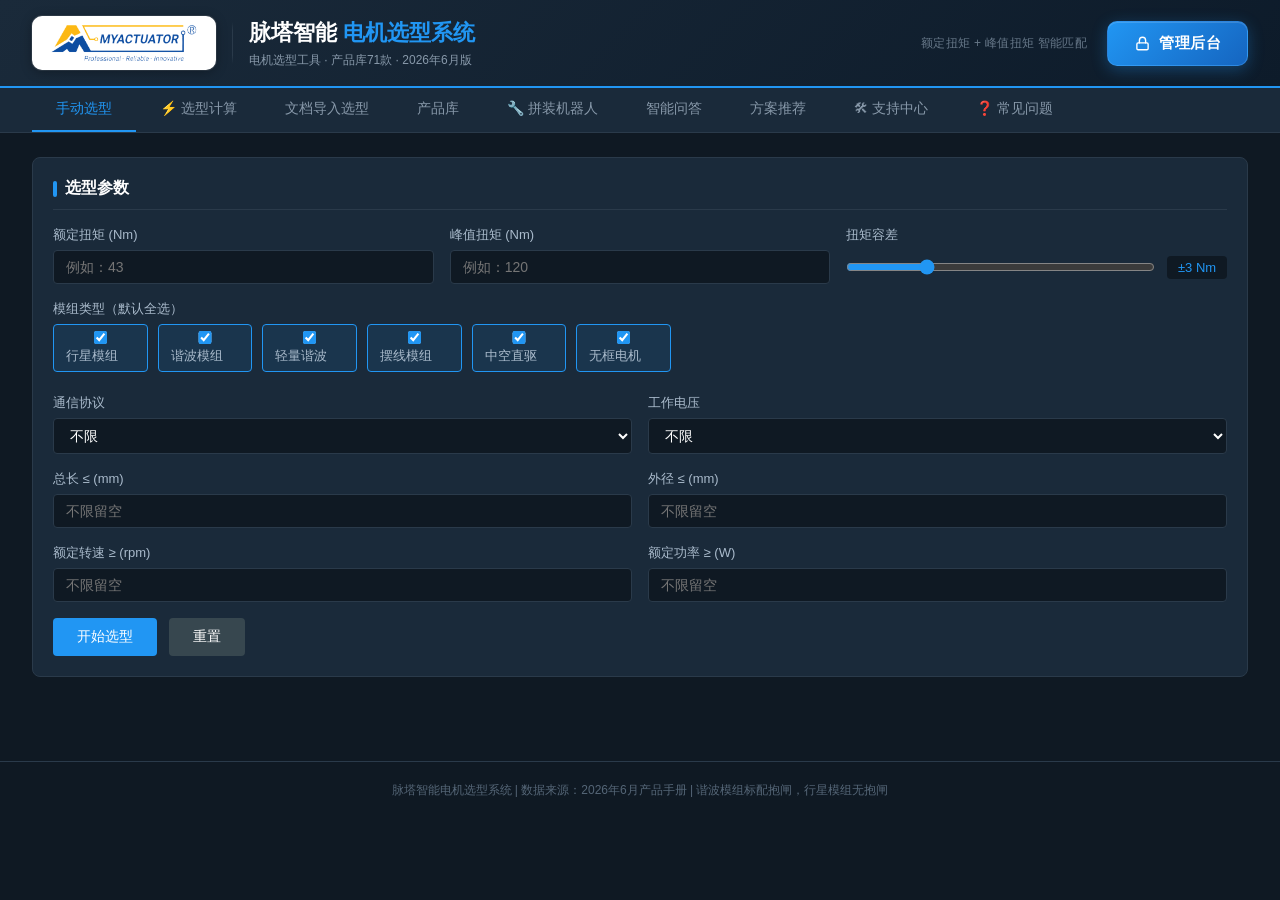
<file: index.html>
<!DOCTYPE html>
<html lang="zh-CN">
<head>
  <meta charset="UTF-8">
  <meta name="viewport" content="width=device-width, initial-scale=1.0">
<link rel="icon" type="image/png" href="images/favicon.png">
<link rel="apple-touch-icon" href="images/favicon.png">
  <title>脉塔电机客户选型APP</title>
  <link rel="stylesheet" href="css/style.css?v=3">
  
</head>
<body>

<div class="header">
  <div class="brand">
    <a class="brand-logo" href="https://www.myactuator.cn/" target="_blank" rel="noopener"
       title="脉塔智能官网 · myactuator.cn">
      <img src="images/myactuator-logo.png" alt="MyActuator">
    </a>
    <span class="brand-sep"></span>
    <div class="brand-text">
      <h1>脉塔智能 <span>电机选型系统</span></h1>
      <div class="subtitle">电机选型工具 · 产品库71款 · 2026年6月版</div>
    </div>
  </div>
  <div class="header-actions">
    <div class="header-tagline">额定扭矩 + 峰值扭矩 智能匹配</div>
    <a href="admin.html" class="admin-entry" title="FAQ 管理后台 · 需访问密码 + GitHub 授权">
      <span class="admin-entry-icon">
        <svg width="15" height="15" viewBox="0 0 24 24" fill="none" stroke="currentColor"
             stroke-width="2.2" stroke-linecap="round" stroke-linejoin="round">
          <rect x="3" y="11" width="18" height="11" rx="2"/>
          <path d="M7 11V7a5 5 0 0 1 10 0v4"/>
        </svg>
      </span>
      <span>管理后台</span>
    </a>
  </div>
</div>

<div class="tabs">
  <div class="tab active" data-tab="manual">手动选型</div>
  <div class="tab" data-tab="sizing">⚡ 选型计算</div>
  <div class="tab" data-tab="document">文档导入选型</div>
  <div class="tab" data-tab="library">产品库</div>
  <div class="tab" data-tab="build">🔧 拼装机器人</div>
  <div class="tab" data-tab="ai">智能问答</div>
  <div class="tab" data-tab="solution">方案推荐</div>
  <div class="tab" data-tab="support">🛠 支持中心</div>
    <div class="tab" data-tab="faq">❓ 常见问题</div>
</div>

<div class="container">

  <!-- ===== 手动选型 ===== -->
  <div class="panel active" id="panel-manual">
    <div class="card">
      <div class="card-title">选型参数</div>
      <div class="form-row">
        <div class="form-group">
          <label>额定扭矩 (Nm)</label>
          <input type="number" id="m-rated" placeholder="例如：43" min="1" step="1" oninput="this.value=this.value.replace(/[^0-9]/g,'');if(this.value<1)this.value=''">
        </div>
        <div class="form-group">
          <label>峰值扭矩 (Nm)</label>
          <input type="number" id="m-peak" placeholder="例如：120" min="1" step="1" oninput="this.value=this.value.replace(/[^0-9]/g,'');if(this.value<1)this.value=''">
        </div>
        <div class="form-group">
          <label>扭矩容差</label>
          <div class="slider-group">
            <input type="range" id="m-tolerance" min="1" max="10" value="3" step="0.5">
            <div class="slider-value" id="m-tol-val">±3 Nm</div>
          </div>
        </div>
      </div>
      <div class="form-row">
        <div class="form-group">
          <label>模组类型（默认全选）</label>
          <div class="checkbox-group" id="m-types"></div>
        </div>
      </div>
      <div class="form-row">
        <div class="form-group">
          <label>通信协议</label>
          <select id="m-comm">
            <option value="all">不限</option>
            <option value="EtherCAT">EtherCAT</option>
            <option value="CAN">CAN BUS</option>
            <option value="RS485">RS485</option>
          </select>
        </div>
        <div class="form-group">
          <label>工作电压</label>
          <select id="m-voltage">
            <option value="all">不限</option>
            <option value="24">24V</option>
            <option value="48">48V</option>
            <option value="72">72V</option>
          </select>
        </div>
      </div>
      <div class="form-row">
        <div class="form-group">
          <label>总长 ≤ (mm)</label>
          <input type="number" id="m-length" placeholder="不限留空" min="1" step="1" oninput="this.value=this.value.replace(/[^0-9]/g,'');if(this.value<1)this.value=''">
        </div>
        <div class="form-group">
          <label>外径 ≤ (mm)</label>
          <input type="number" id="m-od" placeholder="不限留空" min="1" step="1" oninput="this.value=this.value.replace(/[^0-9]/g,'');if(this.value<1)this.value=''">
        </div>
      </div>
      <div class="form-row">
        <div class="form-group">
          <label>额定转速 ≥ (rpm)</label>
          <input type="number" id="m-speed" placeholder="不限留空" min="1" step="1" oninput="this.value=this.value.replace(/[^0-9]/g,'');if(this.value<1)this.value=''">
        </div>
        <div class="form-group">
          <label>额定功率 ≥ (W)</label>
          <input type="number" id="m-power" placeholder="不限留空" min="1" step="1" oninput="this.value=this.value.replace(/[^0-9]/g,'');if(this.value<1)this.value=''">
        </div>
      </div>
      <div class="btn-group">
        <button class="btn btn-primary" onclick="doManualSelect()">开始选型</button>
        <button class="btn btn-secondary" onclick="resetManual()">重置</button>
      </div>
    </div>
    <div id="manual-result"></div>
  </div>

  <!-- ===== Sizing 选型计算 ===== -->
  <div class="panel" id="panel-sizing">
    <div class="card">
      <div class="card-title">⚡ Sizing 扭矩选型计算</div>
      <p style="color:#889;margin-bottom:20px;">输入负载参数，自动计算重力扭矩、加速扭矩、峰值扭矩，并推荐匹配电机</p>
      
      <div class="form-row">
        <div class="form-group">
          <label>负载重量 (kg) *</label>
          <input type="number" id="sz-load" placeholder="例如：5" min="0.1" step="0.1">
        </div>
        <div class="form-group">
          <label>力臂长度 (mm) *</label>
          <input type="number" id="sz-arm" placeholder="例如：300" min="1" step="1">
        </div>
        <div class="form-group">
          <label>目标转速 (rpm) *</label>
          <input type="number" id="sz-speed" placeholder="例如：30" min="1" step="1">
        </div>
      </div>
      
      <div class="form-row">
        <div class="form-group">
          <label>加速时间 (s)</label>
          <input type="number" id="sz-accel" value="0.5" min="0.01" step="0.1">
        </div>
        <div class="form-group">
          <label>安全系数</label>
          <input type="number" id="sz-safety" value="1.5" min="1" step="0.1">
        </div>
        <div class="form-group">
          <label>传动效率</label>
          <input type="number" id="sz-efficiency" value="0.85" min="0.1" max="1" step="0.05">
        </div>
      </div>
      
      <div class="form-row">
        <div class="form-group">
          <label>负载转动惯量 (kg·m²，可选，留空自动估算)</label>
          <input type="number" id="sz-inertia" placeholder="例如：0.05" min="0" step="0.001">
        </div>
      </div>
      
      <div style="background:rgba(74,170,255,0.08);border:1px solid rgba(74,170,255,0.2);border-radius:8px;padding:15px;margin:15px 0;">
        <div style="color:#4af;font-size:13px;font-weight:bold;margin-bottom:8px;">📐 计算公式</div>
        <div style="color:#889;font-size:12px;line-height:1.8;">
          重力扭矩：T<sub>g</sub> = m × g × L<br>
          角加速度：α = 2πn / (60t)<br>
          加速扭矩：T<sub>accel</sub> = J × α<br>
          峰值扭矩：T<sub>peak</sub> = (T<sub>g</sub> + T<sub>accel</sub>) × 安全系数<br>
          额定扭矩：T<sub>rated</sub> = T<sub>g</sub> / 效率 × 安全系数
        </div>
      </div>
      
      <div class="form-row">
        <div class="form-group">
          <label>模组类型（默认全选）</label>
          <div class="checkbox-group" id="sz-types"></div>
        </div>
      </div>
      
      <div class="form-row">
        <div class="form-group">
          <label>通信协议</label>
          <select id="sz-comm">
            <option value="all">不限</option>
            <option value="EtherCAT">EtherCAT</option>
            <option value="CAN">CAN BUS</option>
            <option value="RS485">RS485</option>
          </select>
        </div>
        <div class="form-group">
          <label>工作电压</label>
          <select id="sz-voltage">
            <option value="all">不限</option>
            <option value="24">24V</option>
            <option value="48">48V</option>
            <option value="72">72V</option>
          </select>
        </div>
      </div>
      
      <div class="form-row">
        <div class="form-group">
          <label>总长 ≤ (mm)</label>
          <input type="number" id="sz-length" placeholder="不限留空" min="1" step="1">
        </div>
        <div class="form-group">
          <label>外径 ≤ (mm)</label>
          <input type="number" id="sz-od" placeholder="不限留空" min="1" step="1">
        </div>
      </div>
      
      <div class="btn-group">
        <button class="btn btn-primary" onclick="doSizing()">开始计算选型</button>
        <button class="btn btn-secondary" onclick="resetSizing()">重置</button>
      </div>
    </div>
    <div id="sz-result" style="margin-top:20px;"></div>
  </div>
  <!-- ===== 文档导入选型 ===== -->
  <div class="panel" id="panel-document">
    <div class="card">
      <div class="card-title">导入客户需求文档</div>
      <div class="upload-area" id="uploadArea" onclick="document.getElementById('fileInput').click()">
        <div class="upload-icon">📄</div>
        <div class="upload-text">点击或拖拽文件到此处上传</div>
        <div class="upload-hint">支持 .xlsx / .xls / .csv / .docx 格式，自动识别额定扭矩、峰值扭矩等参数</div>
        <input type="file" id="fileInput" accept=".xlsx,.xls,.csv,.docx">
      </div>
    </div>

    <div class="card">
      <div class="card-title">图片识别（OCR）</div>
      <div class="upload-area" id="imageUploadArea" onclick="document.getElementById('imageInput').click()">
        <div class="upload-icon">🖼️</div>
        <div class="upload-text">点击或拖拽图片到此处上传</div>
        <div class="upload-hint">支持 .jpg / .png / .bmp 格式，自动识别图片中的扭矩参数（首次使用需加载语言包）</div>
        <input type="file" id="imageInput" accept=".jpg,.jpeg,.png,.bmp,.webp">
      </div>
      <div id="ocr-progress" style="display:none;margin-top:10px;padding:10px;background:#1a2a3a;border-radius:6px;">
        <div style="color:#4a9eff;margin-bottom:5px;">正在识别图片...</div>
        <div style="background:#0f1923;height:8px;border-radius:4px;overflow:hidden;">
          <div id="ocr-progress-bar" style="background:#4a9eff;height:100%;width:0%;transition:width 0.3s;"></div>
        </div>
        <div id="ocr-progress-text" style="color:#667788;font-size:12px;margin-top:5px;">准备中...</div>
      </div>
    </div>

    <div class="card">
      <div class="card-title">文本粘贴识别</div>
      <div class="form-group">
        <label>粘贴客户需求文字</label>
        <textarea id="textInput" rows="6" placeholder="例如：&#10;行星关节要求，力矩密度大，应用场景：人形双臂，J1-J7&#10;峰值扭矩NM：J1-J2>80; J3-J4>65; J5-J7>25&#10;峰值转速rpm: J1-J2>=60; J3-J4>=60; J5-J7>=100&#10;&#10;或：&#10;J1：额定≥51Nm，峰值≥102Nm&#10;J2：额定≥80Nm，峰值≥160Nm" style="width:100%;padding:10px;background:#0f1923;border:1px solid #2a3a4a;border-radius:6px;color:#e0e6ed;font-family:inherit;resize:vertical;"></textarea>
      </div>
      <div class="btn-group" style="margin-top:10px;">
        <button class="btn btn-primary" onclick="parseTextInput()">识别文本并生成选型</button>
      </div>
    </div>

    <div class="card" id="doc-config" style="display:none;">
      <div class="card-title">选型配置</div>
      <div class="form-row">
        <div class="form-group">
          <label>扭矩容差</label>
          <div class="slider-group">
            <input type="range" id="d-tolerance" min="1" max="10" value="3" step="0.5">
            <div class="slider-value" id="d-tol-val">±3 Nm</div>
          </div>
        </div>
        <div class="form-group">
          <label>模组类型</label>
          <div class="checkbox-group" id="d-types"></div>
        </div>
      </div>
      <div class="btn-group">
        <button class="btn btn-primary" onclick="doDocSelect()">生成选型推荐表</button>
        <button class="btn btn-success" onclick="exportDocResult()" id="export-btn" style="display:none;">导出Excel</button>
        <button class="btn btn-secondary" onclick="resetDoc()">重新上传</button>
      </div>
    </div>

    <div class="card" id="doc-result" style="display:none;">
      <div class="card-title">识别结果与选型推荐</div>
      <div class="parse-result">
        <div class="parse-summary" id="parse-summary"></div>
        <div class="table-wrap">
          <table id="doc-table"></table>
        </div>
      </div>
    </div>
  </div>

  <!-- ===== 产品库 ===== -->
  <div class="panel" id="panel-library">
    <div class="card">
      <div class="card-title">产品库浏览（共71款）</div>
      <div class="search-box">
        <input type="text" id="lib-search" placeholder="搜索型号，例如 X8-120、RH-25..." oninput="renderLibrary()">
      </div>
      <div class="form-row">
        <div class="form-group">
          <label>按类型筛选</label>
          <div class="checkbox-group" id="lib-types"></div>
        </div>
      </div>
    </div>
    <div id="library-content"></div>
  </div>

  <!-- ===== 智能问答 ===== -->
  <div class="panel" id="panel-ai">
    <div class="card">
      <div class="card-title">智能问答助手</div>
      <div style="display:flex;justify-content:space-between;align-items:center;margin-bottom:12px;">
        <div style="font-size:13px;color:#8899aa;">
          可查询：产品参数、选型建议、技术对比、常见问题（本地知识库：18 条 FAQ + 71 款产品）
        </div>
        <div style="font-size:12px;color:#6fcf97;">● 本地知识库模式（无需联网）</div>
      </div>
      
      <!-- 提问输入框 -->
      <textarea id="ai-input" rows="3"
        placeholder="输入你的问题，例如：X8-120 的额定扭矩是多少？ / 额定50Nm峰值100Nm选什么型号？"
        onkeydown="if(event.key==='Enter'&&!event.shiftKey){event.preventDefault();askAI();}"
        onfocus="this.style.borderColor='#4a9eff';this.style.background='#11161d';"
        onblur="this.style.borderColor='#2a3a4a';this.style.background='#0d1117';"
        style="width:100%;padding:14px 16px;background:#0d1117;border:1px solid #2a3a4a;border-radius:8px;color:#e6edf3;font-size:14px;font-family:inherit;line-height:1.65;resize:vertical;box-sizing:border-box;outline:none;min-height:84px;transition:border-color .15s,background .15s;"></textarea>

      <div style="display:flex;justify-content:space-between;align-items:center;gap:12px;margin-top:8px;flex-wrap:wrap;">
        <span style="font-size:11.5px;color:#5a6a7a;">Enter 发送 · Shift+Enter 换行</span>
        <div class="btn-group" style="margin:0;">
          <button class="btn btn-primary" onclick="askAI()">发送问题</button>
          <button class="btn btn-secondary" onclick="clearAI()">清空对话</button>
        </div>
      </div>
      <!-- 快捷问题 -->
      <div style="margin-top:12px;display:flex;flex-wrap:wrap;gap:8px;">
        <span style="color:#667;font-size:12px;align-self:center;">快捷提问：</span>
        <button class="prompt-example" onclick="document.getElementById('ai-input').value='X8-120的详细参数是什么？';askAI()">X8-120参数</button>
        <button class="prompt-example" onclick="document.getElementById('ai-input').value='额定50Nm峰值100Nm，高精度场景推荐什么电机？';askAI()">50Nm选型</button>
        <button class="prompt-example" onclick="document.getElementById('ai-input').value='行星模组和谐波模组有什么区别？';askAI()">行星vs谐波</button>
        <button class="prompt-example" onclick="document.getElementById('ai-input').value='1.7米人形机器人全身用什么电机？';askAI()">人形机器人方案</button>
      </div>
    </div>
    <div class="card" id="ai-result-card" style="display:none;">
      <div class="card-title">问答记录</div>
      <div id="ai-chat" style="max-height:600px;overflow-y:auto;"></div>
    </div>
  </div>

  <!-- ===== 方案推荐 ===== -->
  <div class="panel" id="panel-solution">
    <div class="card">
      <div class="card-title">机器人系统方案推荐</div>
      <p style="color:#889;margin-bottom:20px;">按机器人构型填写参数，生成完整选型方案（含 BOM 与功率校核）</p>
      
      <!-- ★ 2026-11 已按要求隐藏「AI 智能生成」区块。要恢复就把下面这段注释去掉：
&lt;!-- 智能快速生成（主体功能） --&gt;
      <div style="background:rgba(255,170,68,0.08);border:1px solid rgba(255,170,68,0.3);border-radius:8px;padding:20px;margin-bottom:15px;">
        <div style="display:flex;align-items:center;gap:8px;margin-bottom:12px;">
          <span style="font-size:22px;">✨</span>
          <strong style="color:#ffaa44;font-size:16px;">智能快速生成</strong>
          <span style="color:#889;font-size:12px;">输入描述，自动识别参数并生成方案</span>
        </div>
        <div style="display:flex;gap:10px;">
          <input type="text" id="smart-prompt" placeholder="例如：7轴机械臂 / 1.6米人形机器人 / 20kg机器狗 / 5kg负载协作臂 / 高精度人形机器人" style="flex:1;padding:12px 14px;border:1px solid #445;border-radius:6px;background:#0d1117;color:#e6edf3;font-size:15px;">
          <button class="btn btn-primary" id="btn-smart-generate" style="white-space:nowrap;padding:12px 24px;font-size:15px;">智能生成</button>
        </div>
        <div style="margin-top:12px;display:flex;flex-wrap:wrap;gap:8px;align-items:center;">
          <span style="color:#667;font-size:12px;">快捷示例：</span>
          <button class="prompt-example" data-prompt="服务人形机器人">服务人形机器人</button>
          <button class="prompt-example" data-prompt="工业人形机器人，10kg负载">工业人形机器人</button>
          <button class="prompt-example" data-prompt="7轴协作机械臂，5kg负载">7轴协作机械臂</button>
          <button class="prompt-example" data-prompt="工业码垛机械臂，15kg负载">码垛机械臂</button>
          <button class="prompt-example" data-prompt="20kg工业巡检机器狗">巡检机器狗</button>
          <button class="prompt-example" data-prompt="15自由度灵巧手">灵巧手</button>
          <button class="prompt-example" data-prompt="高精度人形机器人，背隙小于1弧分">高精度人形机器人</button>
        </div>
      </div>
      
      
(以上为停用区块) -->
        <!-- 高级设置（可折叠，手动参数微调） -->
      <div style="border:1px solid #2a3038;border-radius:8px;overflow:hidden;">
        <div id="advanced-toggle" style="padding:12px 15px;cursor:pointer;display:flex;align-items:center;gap:8px;background:rgba(255,255,255,0.02);user-select:none;">
          <span id="advanced-arrow" style="color:#889;transition:transform 0.2s;display:inline-block;transform:rotate(90deg);">▶</span>
          <span style="color:#aabbcc;font-size:13px;">高级设置（手动调整参数）</span>
        </div>
        <div id="advanced-settings" style="display:block;padding:15px;border-top:1px solid #2a3038;">
          <div class="form-row">
            <div class="form-group">
              <label>机器人类型</label>
              <select id="solution-type" onchange="updateSolutionParams()">
                <option value="humanoid">🤖 人形机器人</option>
                <option value="arm">🦾 机械臂</option>
                <option value="quadruped">🐕 四足机器狗</option>
                <option value="gripper">✋ 夹爪/灵巧手</option>
              </select>
            </div>
          </div>
          
          <div id="solution-params" class="form-row">
            <!-- 动态生成参数输入框 -->
          </div>
          
          <div style="margin-top:15px;">
            <button class="btn btn-primary" id="btn-generate-solution">生成方案</button>
            <button class="btn btn-secondary" id="btn-reset-solution">重置</button>
          </div>
        </div>
      </div>
    </div>
    
    <div id="solution-result" style="margin-top:20px;"></div>
  </div>

  <!-- ===== Build-a-Bot 拼装机器人 ===== -->
  <div class="panel" id="panel-build">
    <div class="card">
      <div class="bb-toolbar">
        <div class="bb-toolbar-left">
          <label>机器人构型</label>
          <select id="bb-type" onchange="switchRobotType()"></select>
        </div>
        <div class="bb-toolbar-right" id="bb-progress"></div>
      </div>

      <div class="bb-layout">
        <aside class="bb-slots">
          <div class="bb-col-title">关节槽位</div>
          <div id="bb-slot-list"></div>
        </aside>

        <section class="bb-library">
          <div class="bb-col-title">
            <span>执行器库</span>
            <input id="bb-search" placeholder="搜索型号…" oninput="renderBuildBotLibrary()">
          </div>
          <div id="bb-lib-list"></div>
        </section>

        <aside class="bb-summary-col">
          <div class="bb-col-title">配置汇总</div>
          <div id="bb-summary"></div>
          <div class="bb-actions">
            <button onclick="bbAutoFill()">⚡ 自动填充最优</button>
            <button onclick="exportBOM()">📦 导出 BOM</button>
            <button onclick="bbReset()">↺ 重置为默认</button>
          </div>
        </aside>
      </div>

      <div class="bb-detail" id="bb-detail"></div>
    </div>
  </div>

  <!-- ===== 故障排查库 ===== -->
  <div class="panel" id="panel-support">
      <!-- 子标签 -->
      <div class="sup-tabs">
        <button class="sup-tab active" data-sub="joint">🎯 关节选型</button>
        <button class="sup-tab" data-sub="envelope">🌡 工况校核</button>
        <button class="sup-tab" data-sub="duty">📊 占空比</button>
        <button class="sup-tab" data-sub="const">⚙️ 常数与反驱</button>
        <button class="sup-tab" data-sub="faults">🔴 故障码</button>
        <button class="sup-tab" data-sub="tshoot">🧭 排障向导</button>
        <button class="sup-tab" data-sub="fields">📖 参数说明</button>
        <button class="sup-tab" data-sub="guides">🎬 教程</button>
      </div>

      <!-- 关节选型 -->
      <div class="sup-panel active" id="sup-joint">
        <div class="env-wrap">
          <div class="card">
            <div class="card-title">单个关节参数</div>
            <p class="env-desc">
              按最不利姿态（力臂水平伸出）计算保持扭矩，乘以安全系数得到所需额定扭矩；
              勾选加速后再加上惯量扭矩作为峰值需求。
            </p>

            <div class="env-field">
              <label>负载质量</label>
              <input type="number" id="js-payload" value="1" step="0.1" min="0" oninput="renderJointSizing()">
              <span class="env-unit">kg</span>
            </div>
            <div class="env-field">
              <label>力臂</label>
              <input type="number" id="js-lever" value="300" step="10" min="0" oninput="renderJointSizing()">
              <span class="env-unit">mm</span>
            </div>
            <div class="env-field">
              <label>连杆质量</label>
              <input type="number" id="js-link" value="0" step="0.1" min="0" oninput="renderJointSizing()">
              <span class="env-unit">kg</span>
            </div>
            <div class="env-field">
              <label>所需转速</label>
              <input type="number" id="js-speed" value="30" step="1" min="0" oninput="renderJointSizing()">
              <span class="env-unit">RPM</span>
            </div>
            <div class="env-field">
              <label>安全系数</label>
              <input type="number" id="js-sf" value="2" step="0.1" min="1" oninput="renderJointSizing()">
              <span class="env-unit">×</span>
            </div>

            <label class="js-accel-row">
              <input type="checkbox" id="js-accel" onchange="renderJointSizing()">
              <span>计入加速扭矩（动态工况）</span>
            </label>

            <div class="js-accel-time">
              <label style="font-size:13px;color:#aabbcc;">加速时间</label>
              <input type="number" id="js-accelt" value="0.3" step="0.05" min="0.01"
                     oninput="renderJointSizing()"
                     style="width:100%;padding:8px 10px;background:#0d1117;border:1px solid #2a3a4a;border-radius:6px;color:#e6edf3;font-size:13px;font-family:inherit;box-sizing:border-box;">
              <span class="env-unit">s</span>
            </div>

            <div class="env-help">
              τ = g·(m·L + m_link·L/2)<br>
              勾选加速：J = m·L² + m_link·L²/3，α = ω/t<br>
              Peak = (τ + J·α) × SF
            </div>
          </div>

          <div class="env-result">
            <div class="card">
              <div id="js-result"></div>
            </div>
          </div>
        </div>
      </div>

      <!-- 工况校核 -->
      <div class="sup-panel" id="sup-envelope">
        <div class="env-wrap">
          <!-- 左：输入 -->
          <div class="card">
            <div class="card-title">实际工况</div>
            <p class="env-desc">
              输入客户实际运行的扭矩与转速，系统会把它画到该型号的扭矩-转速包络上，
              判断是否超出峰值包络或连续工作区。
            </p>

            <div class="env-field">
              <label>执行器型号</label>
              <select id="env-model" onchange="renderEnvelopeCheck()"></select>
            </div>
            <div class="env-field">
              <label>实际扭矩</label>
              <input type="number" id="env-torque" value="10" step="0.1" min="0" oninput="renderEnvelopeCheck()">
              <span class="env-unit">N·m</span>
            </div>
            <div class="env-field">
              <label>实际转速</label>
              <input type="number" id="env-speed" value="40" step="1" min="0" oninput="renderEnvelopeCheck()">
              <span class="env-unit">RPM</span>
            </div>
            <div class="env-field">
              <label>供电电压</label>
              <input type="number" id="env-voltage" placeholder="可选" step="0.1" min="0" oninput="renderEnvelopeCheck()">
              <span class="env-unit">V</span>
            </div>
            <div class="env-field">
              <label>实测电流</label>
              <input type="number" id="env-current" placeholder="可选" step="0.1" min="0" oninput="renderEnvelopeCheck()">
              <span class="env-unit">A</span>
            </div>

            <label class="env-check">
              <input type="checkbox" id="env-continuous" checked onchange="renderEnvelopeCheck()">
              <span>连续运行（不只是短时突发）</span>
            </label>

            <div class="env-actions">
              <button class="btn btn-secondary" onclick="exportEnvelopeExcel()">⬇ 导出 Excel 报告</button>
            </div>
          </div>

          <!-- 右：图表 + 结论 -->
          <div class="env-result">
            <div class="card">
              <div class="env-verdict" id="env-verdict"></div>
              <canvas id="env-chart" width="760" height="380"></canvas>
              <div class="env-legend">
                <span><i class="lg-peak"></i>峰值包络</span>
                <span><i class="lg-cont"></i>连续工作区</span>
                <span><i class="lg-region"></i>连续区范围</span>
              </div>
            </div>
            <div id="env-findings"></div>
          </div>
        </div>
      </div>

      <!-- 占空比校核 -->
      <div class="sup-panel" id="sup-duty">
        <div class="env-wrap">
          <div class="card">
            <div class="card-title">循环工况</div>
            <p class="env-desc">
              电机可以短时超过额定扭矩，只要整个循环的均方根（RMS）扭矩不超过额定值。
              按实际工作循环填写各段的扭矩与时长，停留/空载段扭矩填 0。
            </p>

            <div class="env-field">
              <label>对比型号</label>
              <select id="duty-model" onchange="renderDutyResult()"></select>
            </div>

            <div style="margin:16px 0 6px;font-size:13px;color:#aabbcc;">循环分段</div>
            <div id="duty-rows"></div>
            <div style="margin:10px 0 16px;">
              <button class="btn btn-secondary" style="width:100%;" onclick="dutyAdd()">＋ 增加一段</button>
            </div>

            <div class="env-actions">
              <button class="btn btn-secondary" onclick="exportDutyExcel()">⬇ 导出 Excel 报告</button>
            </div>

            <div class="env-help">
              RMS τ = √( Σ τᵢ²·tᵢ / Σ tᵢ )<br>
              判定：RMS ≤ 额定扭矩，且每一段 ≤ 峰值扭矩。<br>
              热等效只看 RMS，不看单段超出额定。
            </div>
          </div>

          <div class="env-result">
            <div class="card">
              <div id="duty-result"></div>
            </div>
          </div>
        </div>
      </div>

      <!-- 电机常数与反驱力矩 -->
      <div class="sup-panel" id="sup-const">
        <div class="env-wrap">
          <div class="card">
            <div class="card-title">电机常数与反驱力矩</div>
            <p class="env-desc">
              选择型号后自动带出手册参数；填入电流 / 扭矩可反算力矩常数，
              填入实测反驱力矩可判断是否适合拖动示教。
            </p>

            <div class="env-field">
              <label>执行器型号</label>
              <select id="mc-model" onchange="renderConst()"></select>
            </div>

            <div class="mc-section" style="margin-top:22px;">扭矩 ↔ 电流</div>

            <div class="env-field">
              <label>电流</label>
              <input type="number" id="mc-current" step="0.1" min="0" placeholder="可选" oninput="renderConst()">
              <span class="env-unit">A</span>
            </div>
            <div class="env-field">
              <label>扭矩</label>
              <input type="number" id="mc-torque" step="0.1" min="0" placeholder="可选" oninput="renderConst()">
              <span class="env-unit">N·m</span>
            </div>
            <div class="env-field">
              <label>KTout 覆盖</label>
              <input type="number" id="mc-kt" step="0.01" min="0" placeholder="厂家实测值（可选）" oninput="renderConst()">
              <span class="env-unit">N·m/A</span>
            </div>

            <div class="mc-section">反驱力矩</div>

            <div class="env-field">
              <label>施加外力矩</label>
              <input type="number" id="mc-ext" step="0.1" min="0" placeholder="可选" oninput="renderConst()">
              <span class="env-unit">N·m</span>
            </div>
            <div class="env-field">
              <label>实测反驱力矩</label>
              <input type="number" id="mc-backdrive" step="0.01" min="0" placeholder="可选，覆盖手册值" oninput="renderConst()">
              <span class="env-unit">N·m</span>
            </div>

            <div class="env-actions">
              <button class="btn btn-secondary" onclick="exportConstExcel()">⬇ 导出 Excel</button>
            </div>

            <div class="env-help">
              Kt = T / I　（N·m/A）<br>
              反驱比 = 反驱力矩 ÷ 额定扭矩<br>
              两个输入都填时，会额外给出实测 Kt 与偏差。
            </div>
          </div>

          <div class="env-result">
            <div class="card">
              <div id="mc-result"></div>
            </div>
          </div>
        </div>
      </div>

      <!-- 故障码 -->
      <div class="sup-panel" id="sup-faults">
        <div class="card">
          <div class="card-title">
            <span>故障码速查</span>
            <span id="sup-fault-count" style="font-size:13px;font-weight:normal;color:#8899aa;margin-left:12px;"></span>
          </div>
          <p style="color:#8899aa;margin-bottom:16px;font-size:13px;">
            点击故障卡片展开成因、检查步骤和处理建议。
          </p>
          <div id="sup-fault-list"><div style="text-align:center;color:#667788;padding:30px;">加载中…</div></div>

          <!-- 项目自建故障排查卡片（由 sizing_build.js 的 renderFaultLibrary 渲染） -->
          <div style="margin-top:28px;padding-top:20px;border-top:1px solid #2a3a4a;">
            <div style="font-size:15px;font-weight:600;color:#e6edf3;margin-bottom:6px;">项目自建故障排查</div>
            <p style="color:#8899aa;font-size:12.5px;margin-bottom:16px;">
              按现象分类的排查卡片，点击展开排查步骤与解决方法。
            </p>
            <div id="fault-library"></div>
          </div>
        </div>
      </div>

      <!-- 排障向导 -->
      <div class="sup-panel" id="sup-tshoot">
        <div class="card">
          <div class="card-title">排障向导</div>
          <p style="color:#8899aa;margin-bottom:16px;font-size:13px;">
            先选择症状，然后按提示逐步回答，系统会给出排查方向。
          </p>
          <div id="sup-tshoot-body"><div style="text-align:center;color:#667788;padding:30px;">加载中…</div></div>
        </div>
      </div>

      <!-- 参数说明 -->
      <div class="sup-panel" id="sup-fields">
        <div class="card">
          <div class="card-title">参数含义速查</div>
          <p style="color:#8899aa;margin-bottom:16px;font-size:13px;">
            选型表里每个参数是什么意思、怎么看。
          </p>
          <input type="text" id="sup-field-search" placeholder="搜索参数名，如 扭矩 / 背隙 / inertial"
                 style="width:100%;padding:9px 12px;background:#0d1117;border:1px solid #2a3a4a;border-radius:6px;color:#c9d1d9;margin-bottom:14px;">
          <div id="sup-field-list"><div style="text-align:center;color:#667788;padding:30px;">加载中…</div></div>
        </div>
      </div>

      <!-- 教程 -->
      <div class="sup-panel" id="sup-guides">
        <div class="card">
          <div class="card-title">教程与视频</div>
          <p style="color:#8899aa;margin-bottom:16px;font-size:13px;">
            常用操作步骤与配套视频。
          </p>
          <div id="sup-guide-list"><div style="text-align:center;color:#667788;padding:30px;">加载中…</div></div>
        </div>
      </div>
    </div>

    <div class="panel" id="panel-faq">
      <div class="card">
        <div class="card-title">
          <span>❓ 常见问题</span>
          <span id="faq-count" style="font-size:13px;font-weight:normal;color:#8899aa;margin-left:12px;"></span>
        </div>
        <p style="color:#8899aa;margin-bottom:18px;font-size:13px;">
          点击问题展开答案。找不到答案？请到「智能问答」直接提问。
        </p>
        <div id="faq-list">
          <div style="text-align:center;color:#667788;padding:30px;">加载中…</div>
        </div>
      </div>
    </div>

</div>

<div class="footer">
  脉塔智能电机选型系统 | 数据来源：2026年6月产品手册 | 谐波模组标配抱闸，行星模组无抱闸
</div>

<script src="lib/xlsx.full.min.js"></script>
<script src="lib/mammoth.browser.min.js"></script>
<script src="lib/tesseract.min.js"></script>
<script src="js/data.js?v=3"></script>
  <script src="js/support_data.js?v=3"></script>
<script src="js/app.js?v=3"></script>
<script src="js/sizing_build.js?v=3"></script>
  <!-- js/deepseek.js 已移除：纯本地知识库，无在线 AI -->
<script>
// ===== 全局状态 =====
let parsedRequirements = [];
let docResultTable = [];

// ===== 标签页切换 =====
document.querySelectorAll('.tab').forEach(tab => {
  tab.addEventListener('click', () => {
    document.querySelectorAll('.tab').forEach(t => t.classList.remove('active'));
    document.querySelectorAll('.panel').forEach(p => p.classList.remove('active'));
    tab.classList.add('active');
    document.getElementById('panel-' + tab.dataset.tab).classList.add('active');
      if (tab.dataset.tab === 'faq' && typeof renderFAQList === 'function') renderFAQList();
  });
});

// ===== 初始化多选框 =====
function initCheckboxes(containerId, allChecked = true) {
  const container = document.getElementById(containerId);
  container.innerHTML = '';
  MODULE_TYPES.forEach(type => {
    const item = document.createElement('label');
    item.className = 'checkbox-item' + (allChecked ? ' checked' : '');
    item.innerHTML = `<input type="checkbox" value="${type}" ${allChecked ? 'checked' : ''}> ${type}`;
    item.querySelector('input').addEventListener('change', (e) => {
      item.classList.toggle('checked', e.target.checked);
    });
    container.appendChild(item);
  });
}
initCheckboxes('m-types');
initCheckboxes('d-types');
initCheckboxes('lib-types');

// 文档选型：筛选条件改变时自动重新生成
document.getElementById('d-types').addEventListener('change', () => {
  if (parsedRequirements && parsedRequirements.length > 0) {
    doDocSelect();
  }
});
document.getElementById('d-tolerance').addEventListener('change', () => {
  if (parsedRequirements && parsedRequirements.length > 0) {
    doDocSelect();
  }
});

// ===== 容差滑块 =====
document.getElementById('m-tolerance').addEventListener('input', (e) => {
  document.getElementById('m-tol-val').textContent = '±' + e.target.value + ' Nm';
});
document.getElementById('d-tolerance').addEventListener('input', (e) => {
  document.getElementById('d-tol-val').textContent = '±' + e.target.value + ' Nm';
});

// ===== 获取筛选条件 =====
function getFilters(typesContainerId, commId, voltageId) {
  const types = [];
  document.querySelectorAll('#' + typesContainerId + ' input:checked').forEach(cb => types.push(cb.value));
  return {
    types: types,
    comm: document.getElementById(commId) ? document.getElementById(commId).value : 'all',
    voltage: document.getElementById(voltageId) ? document.getElementById(voltageId).value : 'all'
  };
}

// ===== Toast提示 =====
function showToast(msg, type = 'info') {
  const toast = document.createElement('div');
  toast.className = 'toast toast-' + type;
  toast.textContent = msg;
  document.body.appendChild(toast);
  setTimeout(() => toast.remove(), 3000);
}

// ===== 手动选型 =====
function doManualSelect() {
  const rated = parseFloat(document.getElementById('m-rated').value);
  const peak = parseFloat(document.getElementById('m-peak').value);
  if (isNaN(rated) || isNaN(peak)) {
    showToast('请输入额定扭矩和峰值扭矩', 'error');
    return;
  }
  const tolerance = parseFloat(document.getElementById('m-tolerance').value);
  const filters = getFilters('m-types', 'm-comm', 'm-voltage');
  // 读取高级筛选参数
  filters.maxLength = parseFloat(document.getElementById('m-length').value);
  filters.maxOd = parseFloat(document.getElementById('m-od').value);
  filters.minSpeed = parseFloat(document.getElementById('m-speed').value);
  filters.minPower = parseFloat(document.getElementById('m-power').value);
  const results = selectProducts(rated, peak, tolerance, filters);

  const container = document.getElementById('manual-result');
  if (results.length === 0) {
    container.innerHTML = '<div class="empty-state"><div class="icon">🔍</div>没有匹配的产品，请调整筛选条件</div>';
    return;
  }

  // 按类型分组
  const grouped = {};
  results.forEach(p => {
    if (!grouped[p.type]) grouped[p.type] = [];
    grouped[p.type].push(p);
  });

  let html = '';
  for (const [type, products] of Object.entries(grouped)) {
    html += `<div class="group-header">${type}<span class="count">${products.length}款</span></div>`;
    html += '<div class="product-grid">';
    products.forEach(p => {
      const level = getDeviationLevel(p, tolerance);
      html += `
        <div class="product-card">
          <div class="model">${p.short}</div>
          <div class="full-model">${p.full}</div>
          <div class="type-badge">${p.type}</div>
          <div class="params">
            <div class="param-item">额定: <span>${p.rated} Nm</span></div>
            <div class="param-item">峰值: <span>${p.peak} Nm</span></div>
            <div class="param-item">功率: <span>${p.power} W</span></div>
            <div class="param-item">转速: <span>${p.speed} rpm</span></div>
            <div class="param-item">电压: <span>${p.voltage} V</span></div>
            <div class="param-item">重量: <span>${p.weight || '-'} kg</span></div>
            <div class="param-item">尺寸: <span>${p.length || '-'}×${p.od || '-'} mm</span></div>
            <div class="param-item">减速比: <span>${p.ratio}</span></div>
            <div class="param-item" style="grid-column:span 2">通信: <span>${p.comm}</span></div>
            <div class="param-item" style="grid-column:span 2">抱闸: <span>${p.brake}</span></div>
          </div>
          <div class="deviation">
            <span class="diff-tag diff-${level}">额定偏差 ±${p.ratedDiff}Nm ${p.meetsRated ? '✓' : '✗'}</span>
            <span class="diff-tag diff-${level}">峰值偏差 ±${p.peakDiff}Nm ${p.meetsPeak ? '✓' : '✗'}</span>
          </div>
        </div>`;
    });
    html += '</div>';
  }
  container.innerHTML = html;
  showToast(`找到 ${results.length} 款匹配产品`, 'success');
}

function resetManual() {
  document.getElementById('m-rated').value = '';
  document.getElementById('m-peak').value = '';
  document.getElementById('m-tolerance').value = 3;
  document.getElementById('m-tol-val').textContent = '±3 Nm';
  document.getElementById('m-comm').value = 'all';
  document.getElementById('m-voltage').value = 'all';
  document.getElementById('m-length').value = '';
  document.getElementById('m-od').value = '';
  document.getElementById('m-speed').value = '';
  document.getElementById('m-power').value = '';
  initCheckboxes('m-types');
  document.getElementById('manual-result').innerHTML = '';
}

// ===== 文档导入 =====
const uploadArea = document.getElementById('uploadArea');
const fileInput = document.getElementById('fileInput');

uploadArea.addEventListener('dragover', (e) => {
  e.preventDefault();
  uploadArea.classList.add('dragover');
});
uploadArea.addEventListener('dragleave', () => uploadArea.classList.remove('dragover'));
uploadArea.addEventListener('drop', (e) => {
  e.preventDefault();
  uploadArea.classList.remove('dragover');
  if (e.dataTransfer.files.length > 0) handleFile(e.dataTransfer.files[0]);
});
fileInput.addEventListener('change', (e) => {
  if (e.target.files.length > 0) handleFile(e.target.files[0]);
});

async function handleFile(file) {
  try {
    showToast('正在解析文件...', 'info');
    parsedRequirements = await parseFile(file);
    if (parsedRequirements.length === 0) {
      showToast('未识别到有效扭矩参数，请检查文件格式', 'error');
      return;
    }
    document.getElementById('doc-config').style.display = 'block';
    showToast(`成功识别 ${parsedRequirements.length} 条需求`, 'success');
  } catch (err) {
    showToast('文件解析失败：' + err.message, 'error');
  }
}

function doDocSelect() {
  if (parsedRequirements.length === 0) {
    showToast('请先上传文件', 'error');
    return;
  }
  const tolerance = parseFloat(document.getElementById('d-tolerance').value);
  const filters = getFilters('d-types', 'none', 'none');
  filters.comm = 'all';
  filters.voltage = 'all';

  docResultTable = generateSelectionTable(parsedRequirements, tolerance, filters);

  document.getElementById('parse-summary').innerHTML =
    `文件共识别 <strong>${parsedRequirements.length}</strong> 条需求，已为每条需求推荐最佳匹配型号。`;

  const table = document.getElementById('doc-table');
  let html = `<thead><tr>
    <th>部位/轴位</th><th>数量</th>
    <th>需求额定</th><th>需求峰值</th>
    <th>推荐型号</th><th>模组类型</th>
    <th>额定扭矩</th><th>峰值扭矩</th>
    <th>额定偏差</th><th>峰值偏差</th><th>满足</th>
    <th>功率</th><th>转速</th><th>电压</th>
    <th>尺寸</th><th>重量</th><th>通信</th><th>抱闸</th>
    <th>备选型号</th>
  </tr></thead><tbody>`;

  docResultTable.forEach(row => {
    const level = row.bestTotalDiff <= 5 ? 'good' : (row.bestTotalDiff <= 10 ? 'warn' : 'bad');
    const meetsText = row.bestMeetsAll ? '✓ 满足' : '✗ 不足';
    const ratedDiffText = row.bestRatedDiff === "-" ? "-" : `±${row.bestRatedDiff}Nm`;
    const peakDiffText = row.bestPeakDiff === "-" ? "-" : `±${row.bestPeakDiff}Nm`;
    html += `<tr>
      <td>${row.position}</td>
      <td>${row.count}</td>
      <td>${row.reqRated === '-' ? '-' : row.reqRated + ' Nm'}</td>
      <td>${row.reqPeak === '-' ? '-' : row.reqPeak + ' Nm'}</td>
      <td class="model-name">${row.bestModel}</td>
      <td>${row.bestType}</td>
      <td>${row.bestRated} Nm</td>
      <td>${row.bestPeak} Nm</td>
      <td><span class="diff-tag diff-${level}">${ratedDiffText}</span></td>
      <td><span class="diff-tag diff-${level}">${peakDiffText}</span></td>
      <td><span class="diff-tag diff-${level}">${meetsText}</span></td>
      <td>${row.bestPower} W</td>
      <td>${row.bestSpeed} rpm</td>
      <td>${row.bestVoltage} V</td>
      <td>${row.bestSize} mm</td>
      <td>${row.bestWeight || '-'} kg</td>
      <td>${row.bestComm}</td>
      <td>${row.bestBrake}</td>
      <td>${row.secondModel}</td>
    </tr>`;
  });
  html += '</tbody>';
  table.innerHTML = html;

  document.getElementById('doc-result').style.display = 'block';
  document.getElementById('export-btn').style.display = 'inline-block';
  showToast('选型推荐表已生成', 'success');
}

function exportDocResult() {
  if (docResultTable.length === 0) {
    showToast('请先生成选型表', 'error');
    return;
  }
  exportToExcel(docResultTable, '脉塔选型推荐表.xlsx');
  showToast('Excel已导出', 'success');
}

function resetDoc() {
  parsedRequirements = [];
  docResultTable = [];
  fileInput.value = '';
  document.getElementById('doc-config').style.display = 'none';
  document.getElementById('doc-result').style.display = 'none';
  document.getElementById('export-btn').style.display = 'none';
}

// ===== 产品库 =====
function renderLibrary() {
  const keyword = document.getElementById('lib-search').value.toLowerCase();
  const types = [];
  document.querySelectorAll('#lib-types input:checked').forEach(cb => types.push(cb.value));

  let filtered = PRODUCTS.filter(p => {
    if (types.length > 0 && !types.includes(p.type)) return false;
    if (keyword && !p.short.toLowerCase().includes(keyword) && !p.full.toLowerCase().includes(keyword)) return false;
    return true;
  });

  const grouped = {};
  filtered.forEach(p => {
    if (!grouped[p.type]) grouped[p.type] = [];
    grouped[p.type].push(p);
  });

  const container = document.getElementById('library-content');
  if (filtered.length === 0) {
    container.innerHTML = '<div class="empty-state"><div class="icon">📦</div>没有找到产品</div>';
    return;
  }

  let html = '';
  for (const [type, products] of Object.entries(grouped)) {
    html += `<div class="group-header">${type}<span class="count">${products.length}款</span></div>`;
    html += '<div class="table-wrap"><table><thead><tr>';
    html += '<th>型号<br><span style=\'font-size:10px;color:#889;\'>Model</span></th><th>类型<br><span style=\'font-size:10px;color:#889;\'>Type</span></th><th>系列<br><span style=\'font-size:10px;color:#889;\'>Series</span></th><th>电压V<br><span style=\'font-size:10px;color:#889;\'>Voltage</span></th><th>减速比<br><span style=\'font-size:10px;color:#889;\'>Ratio</span></th><th>额定扭矩<br><span style=\'font-size:10px;color:#889;\'>Rated Nm</span></th><th>峰值扭矩<br><span style=\'font-size:10px;color:#889;\'>Peak Nm</span></th><th>额定转速<br><span style=\'font-size:10px;color:#889;\'>Rated rpm</span></th><th>功率W<br><span style=\'font-size:10px;color:#889;\'>Power</span></th><th>推力N<br><span style=\'font-size:10px;color:#889;\'>Thrust</span></th><th>重量kg<br><span style=\'font-size:10px;color:#889;\'>Weight</span></th><th>外径mm<br><span style=\'font-size:10px;color:#889;\'>Diameter</span></th><th>长度mm<br><span style=\'font-size:10px;color:#889;\'>Length</span></th><th>通讯<br><span style=\'font-size:10px;color:#889;\'>Comms</span></th><th>图纸<br><span style=\'font-size:10px;color:#889;\'>Files</span></th>';
    html += '</tr></thead><tbody>';
    products.forEach(p => {
      const typeEn = (MODULE_TYPE_CATEGORIES && MODULE_TYPE_CATEGORIES[p.type]) ? MODULE_TYPE_CATEGORIES[p.type].en : p.type;
      const drawingLinks = [];
      if (p.drawingPdf) drawingLinks.push('<a href="' + p.drawingPdf + '" target="_blank" title="PDF尺寸图" style="color:#238636;text-decoration:none;margin-right:4px;font-size:12px;" onclick="event.stopPropagation();">PDF</a>');
      if (p.drawingStep) drawingLinks.push('<a href="' + p.drawingStep + '" target="_blank" title="STEP 3D模型" style="color:#1f6feb;text-decoration:none;font-size:12px;" onclick="event.stopPropagation();">STEP</a>');
      if (!p.drawingPdf && !p.drawingStep) drawingLinks.push('<span style="color:#556;font-size:11px;">View</span>');
      const drawingHtml = drawingLinks.join(' ');
      html += `<tr style="cursor:pointer;" onclick="showProductDetail('${p.short}')">
        <td class="model-name" style="color:#4af;font-weight:600;">${p.short}</td>
        <td style="font-size:12px;"><span style="color:#c9d1d9;">${p.type}</span><br><span style="color:#667;font-size:10px;">${typeEn}</span></td>
        <td><span style="background:rgba(74,170,255,0.15);color:#4af;padding:2px 8px;border-radius:10px;font-size:11px;">${p.series || '-'}</span></td>
        <td>${p.voltage} V</td>
        <td>${p.ratio}</td>
        <td style="color:#6fa;font-weight:600;">${p.rated}</td>
        <td style="color:#f66;font-weight:600;">${p.peak}</td>
        <td>${p.speed}</td>
        <td>${p.power}</td>
        <td>${p.thrust || '-'}</td>
        <td>${p.weight || '-'}</td>
        <td>${p.od || '-'}</td>
        <td>${p.length || '-'}</td>
        <td style="font-size:11px;color:#889;">${p.comm}</td>
        <td onclick="event.stopPropagation();">${drawingHtml}</td>
      </tr>`;
    });
    html += '</tbody></table></div>';
  }
  container.innerHTML = html;
}
renderLibrary();
document.querySelectorAll('#lib-types input').forEach(cb => cb.addEventListener('change', renderLibrary));

/* ═══════════ 支持中心 ═══════════ */
/* ═══════════════════════════════════════════════════════════════
   支持中心 —— 故障码 / 排障向导 / 参数说明 / 教程
   数据来源：js/support_data.js（window.SUPPORT_*）
   ═══════════════════════════════════════════════════════════════ */

/* ---------- 通用 ---------- */
function supEsc(s) {
  return String(s == null ? '' : s)
    .replace(/&/g, '&amp;').replace(/</g, '&lt;').replace(/>/g, '&gt;')
    .replace(/"/g, '&quot;');
}

function supArr(a) {
  return Array.isArray(a) ? a : (a ? [a] : []);
}

/* ---------- 子标签切换 ---------- */
function initSupportTabs() {
  document.querySelectorAll('.sup-tab').forEach(btn => {
    btn.addEventListener('click', () => {
      document.querySelectorAll('.sup-tab').forEach(b => b.classList.remove('active'));
      document.querySelectorAll('.sup-panel').forEach(p => p.classList.remove('active'));
      btn.classList.add('active');
      const sub = btn.getAttribute('data-sub');
      const panel = document.getElementById('sup-' + sub);
      if (panel) panel.classList.add('active');

      if (sub === 'joint') renderJointSizing();
      else if (sub === 'envelope') renderEnvelopeCheck();
      else if (sub === 'duty') initDuty();
      else if (sub === 'const') renderConst();
      else if (sub === 'faults') renderSupportFaults();
      else if (sub === 'tshoot') renderTshootHome();
      else if (sub === 'fields') renderSupportFields();
      else if (sub === 'guides') renderSupportGuides();
    });
  });
}

/* ═══════════ 1. 故障码 ═══════════ */
function renderSupportFaults() {
  const box = document.getElementById('sup-fault-list');
  if (!box) return;
  const list = window.SUPPORT_FAULTS || [];
  const cnt = document.getElementById('sup-fault-count');

  if (!list.length) {
    box.innerHTML = '<div style="text-align:center;color:#667788;padding:30px;">支持数据未加载（检查 js/support_data.js）</div>';
    if (cnt) cnt.textContent = '';
    return;
  }
  if (cnt) cnt.textContent = '共 ' + list.length + ' 类';

  box.innerHTML = list.map((f, i) => {
    const causes = supArr(f.causes);
    const checks = supArr(f.checks);
    const fix = f.fix ? (Array.isArray(f.fix) ? f.fix.join('；') : String(f.fix)) : '';
    return `
      <div class="sup-fault-item">
        <div class="sup-fault-head" onclick="toggleSupportFault(${i})">
          <span class="sup-fault-badge">${supEsc(f.category)}</span>
          <span class="sup-fault-name">${supEsc(f.name)}</span>
          <span class="sup-fault-arrow" id="sup-fault-arrow-${i}">▸</span>
        </div>
        <div class="sup-fault-body" id="sup-fault-body-${i}" style="display:none;">
          <div class="sup-block">
            <div class="sup-block-title">可能原因</div>
            <ol>${causes.map(c => '<li>' + supEsc(c) + '</li>').join('')}</ol>
          </div>
          <div class="sup-block">
            <div class="sup-block-title">检查方法</div>
            <ol>${checks.map(c => '<li>' + supEsc(c) + '</li>').join('')}</ol>
          </div>
          ${fix ? `<div class="sup-block sup-block-fix">
            <div class="sup-block-title">处理建议</div>
            <p>${supEsc(fix)}</p>
          </div>` : ''}
        </div>
      </div>`;
  }).join('');
}

function toggleSupportFault(i) {
  const b = document.getElementById('sup-fault-body-' + i);
  const a = document.getElementById('sup-fault-arrow-' + i);
  if (!b) return;
  const open = b.style.display !== 'none';
  b.style.display = open ? 'none' : 'block';
  if (a) a.textContent = open ? '▸' : '▾';
}

/* ═══════════ 2. 排障向导 ═══════════ */
let tshootCurrentSymptom = null;
let tshootPath = [];

function renderTshootHome() {
  const box = document.getElementById('sup-tshoot-body');
  if (!box) return;
  const TS = window.SUPPORT_TROUBLESHOOT || {};
  const syms = TS.symptoms || [];
  if (!syms.length) {
    box.innerHTML = '<div style="text-align:center;color:#667788;padding:30px;">排障数据未加载</div>';
    return;
  }
  tshootCurrentSymptom = null;
  tshootPath = [];

  box.innerHTML = `
    <div style="margin-bottom:16px;color:#aabbcc;font-size:14px;">先选择你遇到的现象：</div>
    <div class="sup-sym-grid">
      ${syms.map(s => `
        <button class="sup-sym-btn" onclick="startTshoot('${supEsc(s.id)}')">
          <span class="sup-sym-label">${supEsc(s.label)}</span>
          <span class="sup-sym-en">${supEsc(s.labelEn || '')}</span>
        </button>`).join('')}
    </div>`;
}

function startTshoot(symptomId) {
  const TS = window.SUPPORT_TROUBLESHOOT || {};
  const sym = (TS.symptoms || []).find(s => s.id === symptomId);
  if (!sym) return;
  tshootCurrentSymptom = symptomId;
  tshootPath = [];
  const first = sym.start || findStartNode(symptomId, TS);
  renderTshootNode(first);
}

function findStartNode(symptomId, TS) {
  const map = {
    no_spin: 'ns_power',
    overheat: 'ns_power',
    comms: 'ns_comms',
    jitter: 'ns_power'
  };
  return map[symptomId] || 'ns_power';
}

function renderTshootNode(nodeId) {
  const box = document.getElementById('sup-tshoot-body');
  if (!box) return;
  const TS = window.SUPPORT_TROUBLESHOOT || {};
  const node = (TS.nodes || {})[nodeId];
  if (!node) { box.innerHTML = '<p style="color:#f66;">节点不存在: ' + supEsc(nodeId) + '</p>'; return; }

  const crumbs = tshootPath.length
    ? `<div class="sup-tshoot-path">${tshootPath.map(p => '<span>' + supEsc(p) + '</span>').join('<i>›</i>')}</div>`
    : '';

  if (node.result) {
    box.innerHTML = `
      ${crumbs}
      <div class="sup-tshoot-result">
        <div class="sup-result-icon">✓</div>
        <div class="sup-result-text">${supEsc(node.result)}</div>
      </div>
      <div style="margin-top:18px;display:flex;gap:10px;">
        <button class="btn btn-secondary" onclick="renderTshootHome()">← 重新选择症状</button>
        <button class="btn btn-secondary" onclick="renderSupportFaults();switchSupTab('faults')">查看故障码表</button>
      </div>`;
    return;
  }

  const opts = node.options || [];
  box.innerHTML = `
    ${crumbs}
    <div class="sup-tshoot-ask">${supEsc(node.ask)}</div>
    <div class="sup-tshoot-opts">
      ${opts.map((o, i) => `
        <button class="sup-opt-btn" onclick="pickTshootOption('${supEsc(nodeId)}', ${i})">
          ${supEsc(o.label)}
        </button>`).join('')}
    </div>
    <div style="margin-top:16px;">
      <button class="btn btn-secondary" onclick="renderTshootHome()">← 重新开始</button>
    </div>`;
}

function pickTshootOption(nodeId, optIdx) {
  const TS = window.SUPPORT_TROUBLESHOOT || {};
  const node = (TS.nodes || {})[nodeId];
  if (!node || !node.options || !node.options[optIdx]) return;
  const opt = node.options[optIdx];
  tshootPath.push(opt.label);
  const next = opt.next || resolveNext(nodeId, optIdx);
  if (next) renderTshootNode(next);
  else {
    const box = document.getElementById('sup-tshoot-body');
    if (box) box.innerHTML += '<p style="color:#f0a74b;margin-top:14px;">该分支暂时没有下一步指引，请查看「故障码」或直接提问。</p>';
  }
}

function resolveNext(nodeId, optIdx) {
  // 有些数据结构把 next 存在 options 里，已经处理；这里做兜底映射
  const M = {
    'ns_power': ['ns_enable', 'ns_r_power'],
    'ns_enable': ['ns_comms', 'ns_fault', 'ns_r_enable'],
    'ns_comms': ['ns_jam', 'ns_r_comms'],
    'ns_jam': ['ns_r_jam', 'ns_r_jam_ok']
  };
  const arr = M[nodeId];
  return arr ? arr[optIdx] : null;
}

function switchSupTab(sub) {
  const btn = document.querySelector('.sup-tab[data-sub="' + sub + '"]');
  if (btn) btn.click();
}

/* ═══════════ 3. 参数说明 ═══════════ */
function renderSupportFields(keyword) {
  const box = document.getElementById('sup-field-list');
  if (!box) return;
  const HELP = window.SUPPORT_FIELD_HELP || {};
  const keys = Object.keys(HELP);
  if (!keys.length) {
    box.innerHTML = '<div style="text-align:center;color:#667788;padding:30px;">参数说明未加载</div>';
    return;
  }
  const kw = (keyword || '').trim().toLowerCase();
  const filtered = kw
    ? keys.filter(k => k.toLowerCase().includes(kw) ||
        String(HELP[k].zh || '').toLowerCase().includes(kw) ||
        String(HELP[k].en || '').toLowerCase().includes(kw))
    : keys;

  if (!filtered.length) {
    box.innerHTML = '<div style="text-align:center;color:#667788;padding:24px;">没有匹配的参数</div>';
    return;
  }
  box.innerHTML = filtered.map(k => {
    const h = HELP[k] || {};
    return `
      <div class="sup-field-item">
        <div class="sup-field-key">${supEsc(k)}</div>
        ${h.zh ? `<div class="sup-field-zh">${supEsc(h.zh)}</div>` : ''}
        ${h.en ? `<div class="sup-field-en">${supEsc(h.en)}</div>` : ''}
      </div>`;
  }).join('');
}

/* ═══════════ 4. 教程 ═══════════ */
function renderSupportGuides() {
  const box = document.getElementById('sup-guide-list');
  if (!box) return;
  const list = window.SUPPORT_GUIDES || [];
  if (!list.length) {
    box.innerHTML = '<div style="text-align:center;color:#667788;padding:30px;">教程未加载</div>';
    return;
  }
  box.innerHTML = list.map((g, i) => `
    <div class="sup-guide-item">
      <div class="sup-guide-num">${i + 1}</div>
      <div class="sup-guide-main">
        <div class="sup-guide-title">${supEsc(g.title)}</div>
        <div class="sup-guide-desc">${supEsc(g.desc)}</div>
        ${g.video
          ? `<video class="sup-guide-video" controls preload="none" src="${supEsc(g.video)}"></video>`
          : `<div class="sup-guide-novideo">暂无视频，详见上方说明</div>`}
      </div>
    </div>`).join('');
}

/* ═══════════ 初始化 ═══════════ */
(function initSupportCenter() {
  function boot() {
    initSupportTabs();

    // 参数搜索
    const s = document.getElementById('sup-field-search');
    if (s) {
      let timer = null;
      s.addEventListener('input', () => {
        clearTimeout(timer);
        timer = setTimeout(() => renderSupportFields(s.value), 180);
      });
    }

    // 默认子标签是「关节选型」
    renderJointSizing();

    console.log('[支持中心] 已初始化', {
      故障码: (window.SUPPORT_FAULTS || []).length,
      症状: ((window.SUPPORT_TROUBLESHOOT || {}).symptoms || []).length,
      参数: Object.keys(window.SUPPORT_FIELD_HELP || {}).length,
      教程: (window.SUPPORT_GUIDES || []).length
    });
  }
  if (document.readyState === 'loading') {
    document.addEventListener('DOMContentLoaded', boot);
  } else {
    setTimeout(boot, 0);
  }
})();

// 切到支持中心标签时重新渲染
document.addEventListener('click', function (e) {
  const t = e.target.closest && e.target.closest('.tab');
  if (t && t.dataset && t.dataset.tab === 'support') {
    setTimeout(function () {
      var act = document.querySelector('.sup-tab.active');
      var sub = act ? act.getAttribute('data-sub') : 'envelope';
      if (sub === 'joint') { renderJointSizing(); }
      else if (sub === 'envelope') { initEnvModelSelect(); renderEnvelopeCheck(); }
      else if (sub === 'duty') { initDuty(); }
      else if (sub === 'const') { renderConst(); }
      else if (sub === 'faults') renderSupportFaults();
      else if (sub === 'tshoot') renderTshootHome();
      else if (sub === 'fields') renderSupportFields();
      else if (sub === 'guides') renderSupportGuides();
    }, 40);
  }
});

/* ═══════════ 工况校核 ═══════════ */
/* ═══════════════════════════════════════════════════════════════
   工况校核（Envelope check）
   ───────────────────────────────────────────────────────────────
   把客户实际运行的 扭矩 / 转速 画到电机的扭矩-转速包络上，
   判断是否超出峰值包络或连续工作区。
   支持导出 Excel（用已加载的 SheetJS / XLSX）。
   ═══════════════════════════════════════════════════════════════ */

/* ── 取当前选中产品 ── */
function envCurrentProduct() {
  const sel = document.getElementById('env-model');
  if (!sel || !sel.value) return null;
  const full = sel.value;
  if (typeof PRODUCTS === 'undefined') return null;
  return PRODUCTS.find(p => p.full === full) || null;
}

/* ── 包络模型 ──
   恒扭矩段：0 ~ 额定转速，扭矩保持最大值
   恒功率段：额定转速 ~ 空载转速，扭矩线性降到 0
*/
function envCurves(p) {
  const ratedSpeed = Number(p.speed) || 0;
  const noLoad = Number(p.noLoadSpeed) || (ratedSpeed > 0 ? ratedSpeed * 1.12 : 1);
  const rated = Number(p.rated) || 0;
  const peak = Number(p.peak) || 0;

  function line(maxT, v) {
    if (v <= 0) return maxT;
    if (v >= noLoad) return 0;
    if (noLoad <= ratedSpeed || v <= ratedSpeed) return maxT;
    return maxT * (noLoad - v) / (noLoad - ratedSpeed);
  }

  return {
    noLoad,
    ratedSpeed,
    rated,
    peak,
    peakAt: v => line(peak, v),
    contAt: v => line(rated, v)
  };
}

/* ── 填充型号下拉 ── */
function initEnvModelSelect() {
  const sel = document.getElementById('env-model');
  if (!sel || sel.options.length > 0) return;
  if (typeof PRODUCTS === 'undefined' || !PRODUCTS.length) {
    sel.innerHTML = '<option value="">（产品库未加载）</option>';
    return;
  }
  const groups = {};
  PRODUCTS.forEach(p => {
    const t = p.type || '其他';
    (groups[t] = groups[t] || []).push(p);
  });
  let html = '';
  Object.keys(groups).sort().forEach(t => {
    html += '<optgroup label="' + t + '">';
    groups[t].forEach(p => {
      const label = p.short + '  ·  ' + (p.rated != null ? p.rated : '?') + '/' +
                    (p.peak != null ? p.peak : '?') + ' N·m';
      html += '<option value="' + p.full.replace(/"/g, '&quot;') + '">' + label + '</option>';
    });
    html += '</optgroup>';
  });
  sel.innerHTML = html;
  // 默认选第一个
  if (!sel.value && PRODUCTS[0]) sel.value = PRODUCTS[0].full;
}

/* ── 主计算 + 渲染 ── */
function renderEnvelopeCheck() {
  // 不论从子标签还是顶层标签进入，都先确保型号下拉已填充，
  // 否则首次切到「工况校核」时会是一个空列表
  initEnvModelSelect();
  const p = envCurrentProduct();
  const verdictEl = document.getElementById('env-verdict');
  const findingsEl = document.getElementById('env-findings');
  const canvas = document.getElementById('env-chart');
  if (!verdictEl || !findingsEl || !canvas) return;

  if (!p) {
    verdictEl.innerHTML = '<span class="env-tag env-tag-muted">未选择型号</span>';
    findingsEl.innerHTML = '';
    return;
  }

  const env = envCurves(p);
  const torque = parseFloat(document.getElementById('env-torque').value);
  const speed = parseFloat(document.getElementById('env-speed').value);
  const voltage = parseFloat(document.getElementById('env-voltage').value);
  const current = parseFloat(document.getElementById('env-current').value);
  const continuous = document.getElementById('env-continuous').checked;

  const hasPoint = isFinite(torque) && isFinite(speed) && torque >= 0 && speed >= 0;
  const tPeak = hasPoint ? env.peakAt(speed) : 0;
  const tCont = hasPoint ? env.contAt(speed) : 0;

  /* ── 判定 ── */
  const findings = [];
  let level = 'ok';   // ok | warn | danger

  const push = (lv, title, text) => {
    findings.push({ level: lv, title, text });
    if (lv === 'danger') level = 'danger';
    else if (lv === 'warn' && level === 'ok') level = 'warn';
  };

  if (!hasPoint) {
    push('warn', '工况点未填写', '请填写实际扭矩与实际转速，才能判断是否在包络内。');
  } else {
    // 转速超限
    if (speed > env.noLoad) {
      push('danger', '转速超出空载转速',
        '需求 ' + speed + ' RPM，该型号空载最高 ' + env.noLoad + ' RPM，无法达到。');
    } else if (speed > env.ratedSpeed && env.ratedSpeed > 0) {
      push('warn', '已进入恒功率区',
        speed + ' RPM 高于额定转速 ' + env.ratedSpeed +
        ' RPM，可用扭矩会随转速升高而下降。');
    }

    // 峰值包络
    if (torque > env.peak) {
      push('danger', '扭矩超过峰值扭矩',
        '需求 ' + torque + ' N·m，该型号峰值扭矩只有 ' + env.peak + ' N·m。');
    } else if (hasPoint && torque > tPeak) {
      push('danger', '超出峰值包络',
        '在 ' + speed + ' RPM 处峰值包络只剩 ' + tPeak.toFixed(2) +
        ' N·m，' + torque + ' N·m 已超出，电机会堵转或失步。');
    } else if (hasPoint && tPeak > 0 && torque > tPeak * 0.9) {
      push('warn', '接近峰值边界',
        '在 ' + speed + ' RPM 处峰值包络 ' + tPeak.toFixed(2) +
        ' N·m，需求 ' + torque + ' N·m 已达 ' + (100 * torque / tPeak).toFixed(0) + '%。');
    }

    // 连续工作区
    if (continuous && hasPoint) {
      if (torque > tCont) {
        push('danger', '超出连续工作区',
          '在 ' + speed + ' RPM 处连续区只有 ' + tCont.toFixed(2) +
          ' N·m，' + torque + ' N·m 连续运行会导致过温。');
      } else if (tCont > 0 && torque > tCont * 0.85) {
        push('warn', '接近连续区上限',
          '连续区上限 ' + tCont.toFixed(2) + ' N·m，需求 ' + torque +
          ' N·m 已达 ' + (100 * torque / tCont).toFixed(0) + '%，建议留余量。');
      }
    }

    // 输出功率
    if (hasPoint && torque > 0 && speed > 0) {
      const pwr = torque * speed * 2 * Math.PI / 60;
      if (p.power && pwr > p.power * 1.05) {
        push('warn', '输出功率超出额定',
          '工况点约 ' + pwr.toFixed(0) + ' W，额定功率 ' + p.power + ' W。');
      }
    }
  }

  // 电压检查
  if (isFinite(voltage) && voltage > 0) {
    const pv = Number(p.voltage) || 0;
    if (pv > 0) {
      const lo = Math.min(18, pv * 0.75);
      const hi = Math.max(pv * 1.25, 48);
      if (voltage < lo || voltage > hi) {
        push('warn', '供电电压超出常用范围',
          '实测 ' + voltage + ' V，该型号额定 ' + pv + ' V。');
      }
    }
  }

  // 电流反算扭矩
  if (isFinite(current) && current > 0 && p.torqueConstant) {
    const implied = current * Number(p.torqueConstant);
    if (hasPoint && torque > 0) {
      const dev = Math.abs(implied - torque) / torque;
      if (dev > 0.3) {
        push('warn', '电流与扭矩对不上',
          '按扭矩常数 ' + p.torqueConstant + ' N·m/A 反算，实测 ' + current +
          ' A 约对应 ' + implied.toFixed(1) + ' N·m，与填写的 ' + torque +
          ' N·m 偏差 ' + (dev * 100).toFixed(0) + '%。检查是否卡滞或标定不准。');
      }
    }
  }

  /* ── 结论标签 ── */
  const TAG = {
    ok: ['env-tag-ok', 'Within envelope', '在包络内'],
    warn: ['env-tag-warn', 'Marginal', '临界 · 需注意'],
    danger: ['env-tag-bad', 'Out of envelope', '超出包络']
  };
  const tg = TAG[level];
  verdictEl.innerHTML =
    '<span class="env-tag ' + tg[0] + '">' + tg[1] + '</span>' +
    '<span class="env-model-name">' + (p.full || '') + '</span>' +
    (hasPoint ? '<span class="env-point-badge">' + torque + ' N·m @ ' + speed + ' RPM</span>' : '');

  /* ── 明细 ── */
  if (!findings.length) {
    findingsEl.innerHTML =
      '<div class="env-finding env-finding-ok">' +
      '<div class="env-finding-title">✔ 工况点在能力范围内</div>' +
      '<div class="env-finding-text">' +
      '在 ' + speed + ' RPM 处：峰值包络 ' + tPeak.toFixed(2) + ' N·m，连续区 ' +
      tCont.toFixed(2) + ' N·m。需求 ' + torque + ' N·m 均在范围内。' +
      '</div></div>';
  } else {
    findingsEl.innerHTML = findings.map(f =>
      '<div class="env-finding env-finding-' + f.level + '">' +
      '<div class="env-finding-title">' + (f.level === 'danger' ? '●' : '▲') + ' ' + f.title + '</div>' +
      '<div class="env-finding-text">' + f.text + '</div>' +
      '</div>'
    ).join('');
  }

  /* ── 画图 ── */
  drawEnvelopeChart(canvas, env, p, hasPoint ? { torque, speed } : null, tPeak, tCont);
}

/* ── Canvas 绘图 ── */
function drawEnvelopeChart(canvas, env, p, op, tPeak, tCont) {
  const dpr = window.devicePixelRatio || 1;
  const W = 760, H = 380;
  canvas.width = W * dpr;
  canvas.height = H * dpr;
  canvas.style.width = '100%';
  canvas.style.maxWidth = W + 'px';
  canvas.style.height = 'auto';
  const ctx = canvas.getContext('2d');
  ctx.setTransform(dpr, 0, 0, dpr, 0, 0);

  const pad = { l: 62, r: 18, t: 18, b: 46 };
  const cw = W - pad.l - pad.r;
  const ch = H - pad.t - pad.b;

  const maxV = env.noLoad * 1.06 || 1;
  const maxT = env.peak * 1.18 || 1;

  const X = v => pad.l + (v / maxV) * cw;
  const Y = t => pad.t + ch - (t / maxT) * ch;

  ctx.clearRect(0, 0, W, H);

  // 背景
  ctx.fillStyle = '#0d1117';
  ctx.fillRect(pad.l, pad.t, cw, ch);

  // 网格
  ctx.strokeStyle = '#1e2a36';
  ctx.lineWidth = 1;
  const yTicks = 5, xTicks = 6;
  ctx.font = '11px "Microsoft YaHei", sans-serif';
  ctx.fillStyle = '#667788';
  ctx.textAlign = 'right';
  ctx.textBaseline = 'middle';
  for (let i = 0; i <= yTicks; i++) {
    const t = maxT * i / yTicks;
    const y = Y(t);
    ctx.beginPath(); ctx.moveTo(pad.l, y); ctx.lineTo(pad.l + cw, y); ctx.stroke();
    ctx.fillText(t.toFixed(maxT < 5 ? 2 : 1), pad.l - 8, y);
  }
  ctx.textAlign = 'center';
  ctx.textBaseline = 'top';
  for (let i = 0; i <= xTicks; i++) {
    const v = maxV * i / xTicks;
    const x = X(v);
    ctx.beginPath(); ctx.moveTo(x, pad.t); ctx.lineTo(x, pad.t + ch); ctx.stroke();
    ctx.fillText(Math.round(v), x, pad.t + ch + 8);
  }

  // 连续区填充
  ctx.beginPath();
  ctx.moveTo(X(0), Y(0));
  const steps = 120;
  for (let i = 0; i <= steps; i++) {
    const v = maxV * i / steps;
    ctx.lineTo(X(v), Y(env.contAt(v)));
  }
  ctx.lineTo(X(maxV), Y(0));
  ctx.closePath();
  ctx.fillStyle = 'rgba(46, 160, 67, 0.16)';
  ctx.fill();

  // 峰值包络线
  ctx.beginPath();
  for (let i = 0; i <= steps; i++) {
    const v = maxV * i / steps;
    const y = Y(env.peakAt(v));
    if (i === 0) ctx.moveTo(X(v), y); else ctx.lineTo(X(v), y);
  }
  ctx.strokeStyle = '#58a6ff';
  ctx.lineWidth = 2.2;
  ctx.stroke();

  // 连续线（虚线）
  ctx.beginPath();
  for (let i = 0; i <= steps; i++) {
    const v = maxV * i / steps;
    const y = Y(env.contAt(v));
    if (i === 0) ctx.moveTo(X(v), y); else ctx.lineTo(X(v), y);
  }
  ctx.setLineDash([7, 5]);
  ctx.strokeStyle = '#3fb950';
  ctx.lineWidth = 2;
  ctx.stroke();
  ctx.setLineDash([]);

  // 坐标轴
  ctx.strokeStyle = '#30363d';
  ctx.lineWidth = 1.5;
  ctx.beginPath();
  ctx.moveTo(pad.l, pad.t);
  ctx.lineTo(pad.l, pad.t + ch);
  ctx.lineTo(pad.l + cw, pad.t + ch);
  ctx.stroke();

  // 轴标题
  ctx.fillStyle = '#8b949e';
  ctx.font = '12px "Microsoft YaHei", sans-serif';
  ctx.textAlign = 'center';
  ctx.fillText('转速 Speed (RPM)', pad.l + cw / 2, H - 14);
  ctx.save();
  ctx.translate(16, pad.t + ch / 2);
  ctx.rotate(-Math.PI / 2);
  ctx.fillText('扭矩 Torque (N·m)', 0, 0);
  ctx.restore();

  // 工况点
  if (op) {
    const px = X(Math.min(op.speed, maxV));
    const py = Y(Math.min(op.torque, maxT));
    const inside = op.speed <= env.noLoad && op.torque <= tPeak &&
                   (!document.getElementById('env-continuous').checked || op.torque <= tCont);

    // 十字线
    ctx.strokeStyle = inside ? 'rgba(63,185,80,.45)' : 'rgba(248,81,73,.45)';
    ctx.lineWidth = 1;
    ctx.setLineDash([4, 4]);
    ctx.beginPath(); ctx.moveTo(pad.l, py); ctx.lineTo(px, py); ctx.stroke();
    ctx.beginPath(); ctx.moveTo(px, pad.t + ch); ctx.lineTo(px, py); ctx.stroke();
    ctx.setLineDash([]);

    // 点
    ctx.beginPath();
    ctx.arc(px, py, 7, 0, Math.PI * 2);
    ctx.fillStyle = inside ? '#3fb950' : '#f85149';
    ctx.fill();
    ctx.strokeStyle = '#fff';
    ctx.lineWidth = 2;
    ctx.stroke();

    // 标签
    const label = op.torque + ' N·m @ ' + op.speed + ' RPM';
    ctx.font = '11px "Microsoft YaHei", sans-serif';
    const tw = ctx.measureText(label).width;
    let lx = px + 12, ly = py - 12;
    if (lx + tw + 10 > pad.l + cw) lx = px - tw - 22;
    if (ly < pad.t + 12) ly = py + 20;
    ctx.fillStyle = 'rgba(13,17,23,.88)';
    ctx.strokeStyle = inside ? '#3fb950' : '#f85149';
    ctx.lineWidth = 1;
    roundRect(ctx, lx - 5, ly - 9, tw + 10, 18, 4);
    ctx.fill(); ctx.stroke();
    ctx.fillStyle = '#e6edf3';
    ctx.textAlign = 'left';
    ctx.textBaseline = 'middle';
    ctx.fillText(label, lx, ly);
  }
}

function roundRect(ctx, x, y, w, h, r) {
  ctx.beginPath();
  ctx.moveTo(x + r, y);
  ctx.arcTo(x + w, y, x + w, y + h, r);
  ctx.arcTo(x + w, y + h, x, y + h, r);
  ctx.arcTo(x, y + h, x, y, r);
  ctx.arcTo(x, y, x + w, y, r);
  ctx.closePath();
}

/* ── 导出 Excel ── */
function exportEnvelopeExcel() {
  const p = envCurrentProduct();
  if (!p) { alert('请先选择型号'); return; }
  if (typeof XLSX === 'undefined') { alert('Excel 组件未加载，无法导出'); return; }

  const env = envCurves(p);
  const torque = parseFloat(document.getElementById('env-torque').value);
  const speed = parseFloat(document.getElementById('env-speed').value);
  const voltage = parseFloat(document.getElementById('env-voltage').value);
  const current = parseFloat(document.getElementById('env-current').value);
  const continuous = document.getElementById('env-continuous').checked;
  const hasPoint = isFinite(torque) && isFinite(speed);

  const tPeak = hasPoint ? env.peakAt(speed) : null;
  const tCont = hasPoint ? env.contAt(speed) : null;

  const verdictEl = document.getElementById('env-verdict');
  const verdictText = verdictEl ? verdictEl.textContent.trim() : '';

  const now = new Date();
  const dateStr = now.getFullYear() + '-' +
    String(now.getMonth() + 1).padStart(2, '0') + '-' +
    String(now.getDate()).padStart(2, '0') + ' ' +
    String(now.getHours()).padStart(2, '0') + ':' +
    String(now.getMinutes()).padStart(2, '0');

  /* ── Sheet 1：校核报告 ── */
  const rows = [
    ['工况校核报告', '', ''],
    ['生成时间', dateStr, ''],
    ['', '', ''],
    ['一、执行器基本信息', '', ''],
    ['型号', p.full || '', ''],
    ['简称', p.short || '', ''],
    ['类型', p.type || '', ''],
    ['系列', p.series || '', ''],
    ['通信方式', p.comm || '', ''],
    ['', '', ''],
    ['二、标称参数', '数值', '单位'],
    ['额定电压', p.voltage ?? '', 'V'],
    ['减速比', p.ratio === '无减速器' ? '—' : (p.ratio ?? ''), ''],
    ['额定扭矩', p.rated ?? '', 'N·m'],
    ['峰值扭矩', p.peak ?? '', 'N·m'],
    ['额定转速', p.speed ?? '', 'RPM'],
    ['空载转速', env.noLoad ?? '', 'RPM'],
    ['额定功率', p.power ?? '', 'W'],
    ['额定电流', p.ratedCurrent ?? '', 'A'],
    ['峰值电流', p.peakCurrent ?? '', 'A'],
    ['扭矩常数', p.torqueConstant ?? '', 'N·m/A'],
    ['效率', p.efficiency ?? '', '%'],
    ['重量', p.weight ?? '', 'kg'],
    ['外径', p.od ?? '', 'mm'],
    ['长度', p.length ?? '', 'mm'],
    ['', '', ''],
    ['三、实际工况输入', '数值', '单位'],
    ['实际扭矩', hasPoint ? torque : '', 'N·m'],
    ['实际转速', hasPoint ? speed : '', 'RPM'],
    ['供电电压', isFinite(voltage) ? voltage : '', 'V'],
    ['实测电流', isFinite(current) ? current : '', 'A'],
    ['连续运行', continuous ? '是' : '否', ''],
    ['', '', ''],
    ['四、包络判定', '数值', '单位'],
    ['该转速处峰值包络', hasPoint ? Number(tPeak.toFixed(2)) : '', 'N·m'],
    ['该转速处连续区上限', hasPoint ? Number(tCont.toFixed(2)) : '', 'N·m'],
    ['峰值余量', hasPoint ? Number((tPeak - torque).toFixed(2)) : '', 'N·m'],
    ['连续区余量', hasPoint ? Number((tCont - torque).toFixed(2)) : '', 'N·m'],
    ['峰值利用率', (hasPoint && tPeak > 0) ? Math.round(100 * torque / tPeak) + '%' : '', ''],
    ['连续区利用率', (hasPoint && tCont > 0) ? Math.round(100 * torque / tCont) + '%' : '', ''],
    ['', '', ''],
    ['五、结论', verdictText, ''],
    ['', '', ''],
    ['六、判定明细', '', '']
  ];

  // 把页面上已渲染的明细也带进表
  const findingsEl = document.getElementById('env-findings');
  if (findingsEl) {
    findingsEl.querySelectorAll('.env-finding').forEach(f => {
      const t = f.querySelector('.env-finding-title');
      const x = f.querySelector('.env-finding-text');
      rows.push([
        t ? t.textContent.trim().replace(/^[●▲✔]\s*/, '') : '',
        x ? x.textContent.trim() : '',
        ''
      ]);
    });
  }

  rows.push(['', '', '']);
  rows.push(['说明', '本表按「恒扭矩段 + 恒功率段」简化模型计算，仅供参考；正式选型请以官方 datasheet 为准。', '']);

  const ws1 = XLSX.utils.aoa_to_sheet(rows);
  ws1['!cols'] = [{ wch: 26 }, { wch: 62 }, { wch: 10 }];

  /* ── Sheet 2：包络曲线采样（可在 Excel 里直接插入折线图）── */
  const curve = [['转速 (RPM)', '峰值包络 (N·m)', '连续工作区 (N·m)']];
  const N = 25;
  for (let i = 0; i <= N; i++) {
    const v = env.noLoad * i / N;
    curve.push([
      Math.round(v * 10) / 10,
      Math.round(env.peakAt(v) * 1000) / 1000,
      Math.round(env.contAt(v) * 1000) / 1000
    ]);
  }
  if (hasPoint) {
    curve.push(['', '', '']);
    curve.push(['工况点', '扭矩 (N·m)', '转速 (RPM)']);
    curve.push(['', torque, speed]);
  }
  const ws2 = XLSX.utils.aoa_to_sheet(curve);
  ws2['!cols'] = [{ wch: 16 }, { wch: 18 }, { wch: 20 }];

  /* ── Sheet 3：故障判定速查（可选，方便售后）── */
  const ws3 = XLSX.utils.aoa_to_sheet([
    ['判定项', '阈值', '实测', '结论'],
    ['峰值包络', hasPoint ? tPeak : '', hasPoint ? torque : '',
      hasPoint ? (torque <= tPeak ? '通过' : '超出') : ''],
    ['连续区', hasPoint ? tCont : '', hasPoint ? torque : '',
      hasPoint ? (torque <= tCont ? '通过' : '超出') : ''],
    ['空载转速', env.noLoad, hasPoint ? speed : '',
      hasPoint ? (speed <= env.noLoad ? '通过' : '超出') : ''],
    ['额定扭矩', p.rated ?? '', hasPoint ? torque : '',
      hasPoint ? (torque <= (p.rated || Infinity) ? '通过' : '超出') : ''],
    ['峰值扭矩', p.peak ?? '', hasPoint ? torque : '',
      hasPoint ? (torque <= (p.peak || Infinity) ? '通过' : '超出') : '']
  ]);
  ws3['!cols'] = [{ wch: 16 }, { wch: 14 }, { wch: 14 }, { wch: 12 }];

  const wb = XLSX.utils.book_new();
  XLSX.utils.book_append_sheet(wb, ws1, '工况校核');
  XLSX.utils.book_append_sheet(wb, ws2, '包络曲线');
  XLSX.utils.book_append_sheet(wb, ws3, '判定速查');

  const safeName = (p.short || 'motor').replace(/[\\/:*?"<>|]/g, '_');
  const ds = now.getFullYear() + String(now.getMonth() + 1).padStart(2, '0') +
             String(now.getDate()).padStart(2, '0');
  XLSX.writeFile(wb, '工况校核_' + safeName + '_' + ds + '.xlsx');
}

/* ═══════════ 占空比校核 ═══════════ */
/* ═══════════════════════════════════════════════════════════════
   占空比校核（Duty-cycle RMS）
   ───────────────────────────────────────────────────────────────
   电机可以在短时间内超过额定扭矩，只要整个循环的均方根扭矩不超过额定值。
   输入一个循环的各段（扭矩, 时长），停留段扭矩填 0。

   RMS τ = √( Σ τᵢ²·tᵢ / Σ tᵢ )
   判定：RMS ≤ 额定扭矩  且  每一段 τᵢ ≤ 峰值扭矩
   ═══════════════════════════════════════════════════════════════ */

let dutySegments = [
  { torque: 40, time: 0.5 },
  { torque: 8,  time: 1.0 },
  { torque: 0,  time: 0.5 }
];

function initDuty() {
  const sel = document.getElementById('duty-model');
  if (sel && sel.options.length === 0 && typeof PRODUCTS !== 'undefined') {
    const types = ['行星模组', '谐波模组', '轻量谐波', '摆线模组', '中空直驱'];
    let html = '';
    PRODUCTS.forEach(p => {
      if (types.indexOf(p.type) < 0) return;
      const label = (p.short || p.full) + '  ·  ' + (p.rated != null ? p.rated : '?') +
                    '/' + (p.peak != null ? p.peak : '?') + ' N·m';
      html += '<option value="' + String(p.full).replace(/"/g, '&quot;') + '">' + label + '</option>';
    });
    sel.innerHTML = html;
  }
  renderDutyRows();
  renderDutyResult();
}

function renderDutyRows() {
  const box = document.getElementById('duty-rows');
  if (!box) return;
  if (!dutySegments.length) dutySegments.push({ torque: 0, time: 0 });

  let html = '<div class="duty-head"><span>扭矩 (N·m)</span><span>时长 (s)</span><span></span></div>';
  dutySegments.forEach((seg, i) => {
    html += '<div class="duty-row">' +
      '<input type="number" step="0.1" min="0" value="' + seg.torque + '" ' +
        'oninput="dutySet(' + i + ',\'torque\',this.value)">' +
      '<input type="number" step="0.1" min="0" value="' + seg.time + '" ' +
        'oninput="dutySet(' + i + ',\'time\',this.value)">' +
      '<button class="duty-del" onclick="dutyDel(' + i + ')" title="删除此段">✕</button>' +
    '</div>';
  });
  box.innerHTML = html;
}

function dutySet(i, field, val) {
  if (!dutySegments[i]) return;
  dutySegments[i][field] = parseFloat(val) || 0;
  renderDutyResult();
}

function dutyAdd() {
  dutySegments.push({ torque: 0, time: 0.5 });
  renderDutyRows();
  renderDutyResult();
}

function dutyDel(i) {
  if (dutySegments.length <= 1) return;
  dutySegments.splice(i, 1);
  renderDutyRows();
  renderDutyResult();
}

function dutyCalc() {
  const segs = dutySegments.filter(s => s.time > 0);
  const cycleTime = segs.reduce((a, s) => a + s.time, 0);
  if (cycleTime <= 0) return { rms: 0, peakSeg: 0, cycleTime: 0, segs: [] };
  const sumsq = segs.reduce((a, s) => a + s.torque * s.torque * s.time, 0);
  const rms = Math.sqrt(sumsq / cycleTime);
  const peakSeg = segs.reduce((a, s) => Math.max(a, s.torque), 0);
  return { rms, peakSeg, cycleTime, segs };
}

function renderDutyResult() {
  const box = document.getElementById('duty-result');
  if (!box) return;

  const c = dutyCalc();
  const sel = document.getElementById('duty-model');
  const full = sel ? sel.value : '';
  const p = (typeof PRODUCTS !== 'undefined' && full) ? PRODUCTS.find(x => x.full === full) : null;

  const r1 = v => Math.round(v * 100) / 100;

  const rated = p ? Number(p.rated) || 0 : 0;
  const peakL = p ? Number(p.peak) || 0 : 0;

  const rmsOk = c.rms <= rated;
  const peakOk = c.peakSeg <= peakL;

  let verdict, cls;
  if (!p) { verdict = '未选择型号'; cls = 'env-tag-muted'; }
  else if (!peakOk) { verdict = 'Exceeds peak · 超出峰值'; cls = 'env-tag-bad'; }
  else if (!rmsOk) { verdict = 'Exceeds rated · 超出额定'; cls = 'env-tag-bad'; }
  else if (c.rms > rated * 0.9 || c.peakSeg > peakL * 0.9) { verdict = 'Marginal · 临界'; cls = 'env-tag-warn'; }
  else { verdict = 'Within cycle · 循环内可用'; cls = 'env-tag-ok'; }

  const bar = (val, max, color) => {
    const pct = max > 0 ? Math.min(100, (val / max) * 100) : 0;
    return '<div class="duty-bar"><i style="width:' + pct.toFixed(1) + '%;background:' + color + '"></i></div>';
  };

  let html = '';
  html += '<div class="env-verdict">';
  html += '<span class="env-tag ' + cls + '">' + verdict + '</span>';
  if (p) html += '<span class="env-model-name">' + (p.full || '') + '</span>';
  html += '</div>';

  html += '<div class="duty-summary">';
  html += '<div class="duty-kv"><span>RMS 扭矩</span><b>' + r1(c.rms) + ' N·m</b></div>';
  html += '<div class="duty-kv"><span>峰值段扭矩</span><b>' + r1(c.peakSeg) + ' N·m</b></div>';
  html += '<div class="duty-kv"><span>循环时长</span><b>' + r1(c.cycleTime) + ' s</b></div>';
  html += '</div>';

  if (p) {
    html += '<div class="duty-metric">';
    html += '<div class="duty-metric-label">RMS <b>' + r1(c.rms) + '</b> / 额定 ' + rated + ' N·m</div>';
    html += bar(c.rms, rated, rmsOk ? '#3fb950' : '#f85149');
    html += '</div>';
    html += '<div class="duty-metric">';
    html += '<div class="duty-metric-label">峰值段 <b>' + r1(c.peakSeg) + '</b> / 峰值 ' + peakL + ' N·m</div>';
    html += bar(c.peakSeg, peakL, peakOk ? '#3fb950' : '#f85149');
    html += '</div>';
  }

  // 明细
  const findings = [];
  if (p) {
    if (!peakOk) {
      findings.push({ lv: 'danger', t: '有一段超过峰值扭矩',
        x: '最大段 ' + r1(c.peakSeg) + ' N·m，该型号峰值只有 ' + peakL + ' N·m，无法实现。' });
    }
    if (!rmsOk) {
      findings.push({ lv: 'danger', t: 'RMS 超过额定扭矩',
        x: 'RMS ' + r1(c.rms) + ' N·m，额定 ' + rated + ' N·m，长时间运行会过温。' });
    }
    if (peakOk && rmsOk && c.rms > rated * 0.9) {
      findings.push({ lv: 'warn', t: 'RMS 接近额定上限',
        x: '已达 ' + Math.round(100 * c.rms / rated) + '%，建议留 10% 余量或改善散热。' });
    }
    if (peakOk && rmsOk && c.peakSeg > peakL * 0.9) {
      findings.push({ lv: 'warn', t: '峰值段接近峰值上限',
        x: '已达 ' + Math.round(100 * c.peakSeg / peakL) + '%。' });
    }
    if (!findings.length) {
      findings.push({ lv: 'ok', t: `循环在能力范围内`,
        x: 'RMS ' + r1(c.rms) + ' N·m ≤ 额定 ' + rated + '，峰值段 ' + r1(c.peakSeg) + ' ≤ 峰值 ' + peakL + '。' });
    }
  }

  html += findings.map(f =>
    '<div class="env-finding env-finding-' + (f.lv === 'ok' ? 'ok' : f.lv) + '">' +
    '<div class="env-finding-title">' + (f.lv === 'danger' ? '●' : f.lv === 'warn' ? '▲' : '✔') + ' ' + f.t + '</div>' +
    '<div class="env-finding-text">' + f.x + '</div></div>'
  ).join('');

  // 推荐能覆盖该循环的型号
  if (typeof PRODUCTS !== 'undefined' && c.rms > 0) {
    const types = ['行星模组', '谐波模组', '轻量谐波', '摆线模组', '中空直驱'];
    const fits = PRODUCTS
      .filter(x => types.indexOf(x.type) >= 0)
      .filter(x => (Number(x.rated) || 0) >= c.rms && (Number(x.peak) || 0) >= c.peakSeg)
      .sort((a, b) => (a.weight == null ? 999 : a.weight) - (b.weight == null ? 999 : b.weight))
      .slice(0, 6);

    html += '<div class="duty-fits">';
    html += '<div class="duty-fits-title">能覆盖该循环的型号（额定 ≥ RMS 且 峰值 ≥ 最大段）· 按重量升序</div>';
    if (!fits.length) {
      html += '<div style="color:#f85149;font-size:13px;padding:8px 0;">没有型号能覆盖，需要更大规格或降低负载。</div>';
    } else {
      fits.forEach(f => {
        html += '<div class="duty-fit-item">' +
          '<span class="duty-fit-name">' + (f.short || f.full) + '</span>' +
          '<span class="duty-fit-spec">额定 ' + f.rated + ' · 峰值 ' + f.peak + ' N·m</span>' +
          '<span class="duty-fit-spec">' + (f.weight != null ? f.weight + ' kg' : '—') + '</span>' +
          '<span class="duty-fit-spec">' + (f.voltage != null ? f.voltage + ' V' : '—') + '</span>' +
        '</div>';
      });
    }
    html += '</div>';
  }

  box.innerHTML = html;
}

/* ── 导出 Excel ── */
function exportDutyExcel() {
  const p = (function () {
    const sel = document.getElementById('duty-model');
    if (!sel || !sel.value || typeof PRODUCTS === 'undefined') return null;
    return PRODUCTS.find(x => x.full === sel.value);
  })();
  if (!p) { alert('请先选择型号'); return; }
  if (typeof XLSX === 'undefined') { alert('Excel 组件未加载'); return; }

  const c = dutyCalc();
  const r1 = v => Math.round(v * 100) / 100;

  const rows = [
    ['占空比 RMS 校核'],
    ['生成时间', new Date().toLocaleString('zh-CN')],
    [],
    ['型号', p.full],
    ['类型', p.type || ''],
    ['额定扭矩', p.rated, 'N·m'],
    ['峰值扭矩', p.peak, 'N·m'],
    [],
    ['循环分段', '扭矩 (N·m)', '时长 (s)', 'τ²·t'],
  ];
  c.segs.forEach(s => rows.push(['', s.torque, s.time, r1(s.torque * s.torque * s.time)]));
  rows.push(['合计', '', r1(c.cycleTime), r1(c.segs.reduce((a, s) => a + s.torque * s.torque * s.time, 0))]);
  rows.push([]);
  rows.push(['RMS 扭矩', r1(c.rms), 'N·m']);
  rows.push(['峰值段扭矩', r1(c.peakSeg), 'N·m']);
  rows.push(['循环时长', r1(c.cycleTime), 's']);
  rows.push([]);
  rows.push(['RMS 判定', c.rms <= (Number(p.rated) || 0) ? '通过' : '超出', '额定 ' + p.rated]);
  rows.push(['峰值判定', c.peakSeg <= (Number(p.peak) || 0) ? '通过' : '超出', '峰值 ' + p.peak]);

  const ws = XLSX.utils.aoa_to_sheet(rows);
  ws['!cols'] = [{ wch: 20 }, { wch: 16 }, { wch: 14 }, { wch: 14 }];
  const wb = XLSX.utils.book_new();
  XLSX.utils.book_append_sheet(wb, ws, '占空比校核');
  const now = new Date();
  const ds = now.getFullYear() + String(now.getMonth() + 1).padStart(2, '0') + String(now.getDate()).padStart(2, '0');
  XLSX.writeFile(wb, '占空比校核_' + (p.short || 'motor') + '_' + ds + '.xlsx');
}

/* ═══════════ 关节选型 ═══════════ */
/* ═══════════════════════════════════════════════════════════════
   关节选型（Joint Sizing）—— 单个关节的扭矩/转速校核
   ───────────────────────────────────────────────────────────────
   与官方 WorkBench「Joint sizing」口径一致：

     Holding torque τ = g·(m·L + m_link·L/2)          重力保持力矩
     Required rated   = τ × SF
     Required speed   ≥ 输入的 RPM

     勾选加速时：
       J = m·L² + m_link·L²/3                        （负载质点 + 连杆均质杆）
       α = ω / t，ω = RPM × 2π/60
       Peak = (τ + J·α) × SF

     推荐规则：closest fit —— 满足 rated 与转速的候选中，
               headroom = rated_actual / rated_required 最接近 1 的排前面
   ═══════════════════════════════════════════════════════════════ */

const JS_G = 9.81;

function jointSizingCalc() {
  const m = parseFloat(document.getElementById('js-payload').value) || 0;
  const L = (parseFloat(document.getElementById('js-lever').value) || 0) / 1000;
  const mL = parseFloat(document.getElementById('js-link').value) || 0;
  const rpm = parseFloat(document.getElementById('js-speed').value) || 0;
  const sf = parseFloat(document.getElementById('js-sf').value) || 1;
  const accelOn = document.getElementById('js-accel').checked;
  const accelT = parseFloat(document.getElementById('js-accelt').value) || 0.3;

  const hold = JS_G * (m * L + mL * L / 2);
  const ratedNeed = hold * sf;

  const omega = rpm * 2 * Math.PI / 60;
  const alpha = accelT > 0 ? omega / accelT : 0;
  const J = m * L * L + mL * L * L / 3;
  const accelTq = J * alpha;
  const peakNeed = accelOn ? (hold + accelTq) * sf : 0;

  const r2 = v => Math.round(v * 100) / 100;
  return {
    hold: r2(hold), ratedNeed: r2(ratedNeed),
    J: Math.round(J * 10000) / 10000, alpha: r2(alpha),
    accelTq: r2(accelTq), peakNeed: r2(peakNeed),
    speedNeed: rpm, accelOn: accelOn, sf: sf
  };
}

function renderJointSizing() {
  const box = document.getElementById('js-result');
  if (!box) return;

  const c = jointSizingCalc();
  const r2 = v => Math.round(v * 100) / 100;

  if (c.ratedNeed <= 0 || c.speedNeed <= 0) {
    box.innerHTML = '<div class="env-finding env-finding-warn">' +
      '<div class="env-finding-title">▲ 参数不完整</div>' +
      '<div class="env-finding-text">请填写负载质量、力臂长度与所需转速。</div></div>';
    return;
  }

  // 候选：额定够 + 转速够（勾选加速时还要峰值够）
  const TYPES = ['行星模组', '谐波模组', '轻量谐波', '摆线模组', '中空直驱'];
  const list = PRODUCTS.filter(p => {
    if (TYPES.indexOf(p.type) < 0) return false;
    if ((Number(p.rated) || 0) < c.ratedNeed) return false;
    if ((Number(p.speed) || 0) < c.speedNeed) return false;
    if (c.accelOn && (Number(p.peak) || 0) < c.peakNeed) return false;
    return true;
  }).map(p => {
    const headroom = c.ratedNeed > 0 ? (Number(p.rated) || 0) / c.ratedNeed : 0;
    return { p: p, headroom: headroom };
  }).sort((a, b) => {
    // closest fit：headroom 最接近 1 的优先
    const da = Math.abs(a.headroom - 1), db = Math.abs(b.headroom - 1);
    if (Math.abs(da - db) > 0.02) return da - db;
    // headroom 相同 → 更轻
    const wa = a.p.weight == null ? 999 : a.p.weight;
    const wb = b.p.weight == null ? 999 : b.p.weight;
    return wa - wb;
  });

  let html = '';

  // 上方三个数字
  html += '<div class="js-kv-list">';
  html += '<div class="js-kv"><span>保持扭矩（最不利姿态）</span><b>' + c.hold + ' N·m</b></div>';
  html += '<div class="js-kv"><span>所需额定扭矩（保持 × SF ' + c.sf + '）</span><b class="js-strong">' + c.ratedNeed + ' N·m</b></div>';
  html += '<div class="js-kv"><span>所需转速</span><b class="js-strong">≥ ' + c.speedNeed + ' RPM</b></div>';
  if (c.accelOn) {
    html += '<div class="js-kv"><span>惯量 J / 角加速度 α</span><b>' + c.J + ' kg·m² / ' + c.alpha + ' rad/s²</b></div>';
    html += '<div class="js-kv"><span>所需峰值扭矩（(保持+J·α) × SF）</span><b class="js-strong">' + c.peakNeed + ' N·m</b></div>';
  }
  html += '</div>';

  // 推荐列表头
  const cond = 'rated τ ≥ ' + c.ratedNeed + ' N·m & ≥ ' + c.speedNeed + ' RPM' +
               (c.accelOn ? ' & peak ≥ ' + c.peakNeed + ' N·m' : '');
  html += '<div class="js-list-title">推荐 · 最接近匹配（' + list.length + ' 个型号满足 ' + cond + '）</div>';

  if (!list.length) {
    html += '<div class="env-finding env-finding-danger">' +
      '<div class="env-finding-title">● 没有型号满足</div>' +
      '<div class="env-finding-text">需要降低负载/力臂，或放宽转速要求。</div></div>';
    box.innerHTML = html;
    return;
  }

  const show = list.slice(0, 6);
  html += '<div class="js-list">';
  show.forEach(it => {
    const p = it.p;
    const hr = it.headroom.toFixed(1);
    html += '<div class="js-item">' +
      '<div class="js-item-main">' +
        '<div class="js-item-name">' + (p.full || p.short) + '</div>' +
        '<div class="js-item-spec">额定 ' + p.rated + ' · 峰值 ' + p.peak + ' N·m · ' +
          (p.speed != null ? p.speed + ' RPM' : '—') + ' · ' +
          (p.weight != null ? p.weight + ' kg' : '—') + ' · ' +
          (p.voltage != null ? p.voltage + ' V' : '—') +
          (p.backlash != null ? ' · 背隙 ' + p.backlash : '') +
        '</div>' +
      '</div>' +
      '<div class="js-item-headroom">→' + hr + ' headroom</div>' +
    '</div>';
  });
  if (list.length > show.length) {
    html += '<div class="js-more" onclick="jsShowAll()">显示其余 ' + (list.length - show.length) + ' 个选项 ▾</div>';
  }
  html += '</div>';

  box.innerHTML = html;
  box._jsAll = list;
}

function jsShowAll() {
  const box = document.getElementById('js-result');
  if (!box || !box._jsAll) return;
  const list = box._jsAll;
  let html = '';
  html += '<div class="js-list-title">全部 ' + list.length + ' 个满足条件的型号</div>';
  html += '<div class="js-list">';
  list.forEach(it => {
    const p = it.p;
    html += '<div class="js-item">' +
      '<div class="js-item-main">' +
        '<div class="js-item-name">' + (p.full || p.short) + '</div>' +
        '<div class="js-item-spec">额定 ' + p.rated + ' · 峰值 ' + p.peak + ' N·m · ' +
          (p.speed != null ? p.speed + ' RPM' : '—') + ' · ' +
          (p.weight != null ? p.weight + ' kg' : '—') + ' · ' +
          (p.voltage != null ? p.voltage + ' V' : '—') +
        '</div>' +
      '</div>' +
      '<div class="js-item-headroom">→' + it.headroom.toFixed(1) + ' headroom</div>' +
    '</div>';
  });
  html += '</div>';
  html += '<div style="margin-top:12px;"><button class="btn btn-secondary" onclick="renderJointSizing()">← 收起</button></div>';
  box.innerHTML = html;
}

function initJointSizing() {
  renderJointSizing();
}



/* ═══════════ 电机常数与反驱力矩 ═══════════ */
/* ═══════════════════════════════════════════════════════════════
   电机常数与反驱力矩
   ───────────────────────────────────────────────────────────────
   力矩常数 Kt（N·m/A）：输出扭矩 ÷ 相电流。同一台电机有三种口径：

     ① 厂家实测 KTout  —— 厂家技术人员确认的输出轴值，最可信
     ② 额定点反算      —— 额定扭矩 ÷ 额定相电流，含铁损铜损，偏差可达 ±40%
     ③ 手册标称        —— 手册表格值，口径不统一（部分为未扣效率的理想值）

   换算时按 ① > ② > ③ 取用，并显示当前采用哪一档。

   反驱力矩（N·m）：不通电时手动转动输出轴所需的力矩
     反驱比 = 反驱力矩 ÷ 额定扭矩
   ═══════════════════════════════════════════════════════════════ */

const KT_EMF_FACTOR = 104.72;   // V/krpm → V/(s/rad)，即 1000×2π/60

function initConstModelSelect() {
  const sel = document.getElementById('mc-model');
  if (!sel || sel.options.length > 0) return;
  if (typeof PRODUCTS === 'undefined' || !PRODUCTS.length) {
    sel.innerHTML = '<option value="">（产品库未加载）</option>';
    return;
  }
  const groups = {};
  PRODUCTS.forEach(p => {
    const t = p.type || '其他';
    (groups[t] = groups[t] || []).push(p);
  });
  let html = '';
  Object.keys(groups).sort().forEach(t => {
    html += '<optgroup label="' + t + '">';
    groups[t].forEach(p => {
      const label = (p.short || p.full) + (p.ratio ? '  ·  1:' + p.ratio : '') +
                    '  ·  ' + (p.rated != null ? p.rated : '?') + ' N·m';
      html += '<option value="' + String(p.full).replace(/"/g, '&quot;') + '">' + label + '</option>';
    });
    html += '</optgroup>';
  });
  sel.innerHTML = html;
  if (!sel.value && PRODUCTS[0]) sel.value = PRODUCTS[0].full;
}

function constCurrentProduct() {
  const sel = document.getElementById('mc-model');
  if (!sel || !sel.value || typeof PRODUCTS === 'undefined') return null;
  return PRODUCTS.find(p => p.full === sel.value) || null;
}

function num(id) {
  const el = document.getElementById(id);
  if (!el) return null;
  const v = parseFloat(el.value);
  return isFinite(v) && v > 0 ? v : null;
}

/** 按可信度取 Kt：手动输入 > 厂家实测 > 额定点反算 > 手册标称 */
function resolveKt(p) {
  const manual = p.torqueConstant != null ? Number(p.torqueConstant) : null;
  const rated = (p.rated != null && p.ratedCurrent) ? p.rated / p.ratedCurrent : null;
  const vendor = p.ktOut != null ? Number(p.ktOut) : null;
  const override = num('mc-kt');

  if (override != null) return { value: override, source: '手动输入', manual, rated, vendor };
  if (vendor != null) return { value: vendor, source: '厂家实测 KTout', manual, rated, vendor };
  if (rated != null) return { value: rated, source: '额定点反算', manual, rated, vendor };
  if (manual != null) return { value: manual, source: '手册标称', manual, rated, vendor };
  return { value: null, source: '无', manual, rated, vendor };
}

/* ── 主渲染 ── */
function renderConst() {
  initConstModelSelect();
  const box = document.getElementById('mc-result');
  if (!box) return;

  const p = constCurrentProduct();
  if (!p) {
    box.innerHTML = '<div class="env-verdict"><span class="env-tag env-tag-muted">未选择型号</span></div>';
    return;
  }

  const r2 = v => (v == null ? '—' : (Math.round(v * 100) / 100));
  const r3 = v => (v == null ? '—' : (Math.round(v * 1000) / 1000));

  const kt = resolveKt(p);
  const ktRotor = p.backEMF != null ? Number(p.backEMF) / KT_EMF_FACTOR : null;

  /* ── 反驱力矩 ── */
  const bdNom = p.backdriveTorque != null ? Number(p.backdriveTorque) : null;
  const bdInput = num('mc-backdrive');
  const bdUse = bdInput != null ? bdInput : bdNom;
  const bdSource = bdInput != null ? '实测输入' : (bdNom != null ? '手册标称' : '无数据');
  const bdRatio = (bdUse != null && p.rated) ? bdUse / p.rated : null;

  /* ── 换算输入 ── */
  const curIn = num('mc-current');
  const tqIn = num('mc-torque');
  const extTq = num('mc-ext');

  let html = '';

  html += '<div class="env-verdict">';
  html += '<span class="env-tag env-tag-ok">' + (p.short || p.full) + '</span>';
  html += '<span class="env-model-name">' + (p.full || '') + (p.ratio ? '　1:' + p.ratio : '') + '</span>';
  html += '</div>';

  /* ══ 力矩常数 ══ */
  html += '<div class="mc-section">力矩常数 Kt（输出轴，N·m/A）</div>';

  html += '<div class="mc-kv mc-kv-main"><span>当前采用</span><b>' +
          (kt.value != null ? r3(kt.value) + ' N·m/A' : '— 无可用数据') + '</b></div>';

  // 只列计算得到的值；手册值仅在它是唯一可用来源时才出现
  const rows = [];
  if (kt.vendor != null) rows.push(['厂家实测 KTout', kt.vendor]);
  if (kt.rated != null) rows.push(['额定点反算', kt.rated]);
  if (rows.length === 0 && kt.manual != null) rows.push(['手册标称', kt.manual]);

  rows.forEach(([name, val]) => {
    const isUsed = Math.abs(val - kt.value) < 1e-9 && kt.source !== '手动输入' &&
                   ((name.indexOf('厂家') === 0 && kt.vendor != null) ||
                    (name.indexOf('额定') === 0 && kt.vendor == null && kt.rated != null) ||
                    (name.indexOf('手册') === 0 && kt.vendor == null && kt.rated == null));
    html += '<div class="mc-kv"><span>' + name + '</span><b>' +
            r3(val) + (isUsed ? '　<b class="mc-used">采用</b>' : '') + '</b></div>';
  });

  if (ktRotor != null) {
    html += '<div class="mc-kv"><span>转子侧 Kt</span><b>' + r3(ktRotor) + ' N·m/A</b></div>';
  }

  // 偏差提示：实测 vs 反算
  if (kt.vendor != null && kt.rated != null && kt.rated > 0) {
    const d = (kt.rated - kt.vendor) / kt.vendor * 100;
    if (Math.abs(d) > 15) {
      html += '<div class="mc-dev mc-warn">额定点反算比厂家实测高 ' + Math.abs(d).toFixed(0) +
              '%，说明「额定扭矩 ÷ 额定电流」不能直接当 Kt 用（含损耗且随负载饱和变化）。</div>';
    }
  }
  if (kt.vendor == null && kt.manual != null && kt.rated != null && kt.manual > 0) {
    const d = (kt.rated - kt.manual) / kt.manual * 100;
    if (Math.abs(d) > 25) {
      html += '<div class="mc-dev mc-warn">手册标称与额定点反算相差 ' + Math.abs(d).toFixed(0) +
              '%，该型号手册值口径可能不一致，建议向厂家索取实测 KTout。</div>';
    }
  }

  /* ══ 换算 ══ */
  html += '<div class="mc-section">扭矩 ↔ 电流 换算</div>';
  if (kt.value != null) {
    if (curIn != null) {
      html += '<div class="mc-kv"><span>输入电流 ' + r2(curIn) + ' A</span><b>→ 扭矩 ' + r2(kt.value * curIn) + ' N·m</b></div>';
    }
    if (tqIn != null) {
      html += '<div class="mc-kv"><span>输入扭矩 ' + r2(tqIn) + ' N·m</span><b>→ 电流 ' + r2(tqIn / kt.value) + ' A</b></div>';
    }
    if (curIn == null && tqIn == null) {
      html += '<div class="mc-note">填入左侧「电流」或「扭矩」，按当前采用的 Kt 自动换算。</div>';
    }
    if (curIn != null && tqIn != null) {
      const ktMeas = tqIn / curIn;
      const devM = (ktMeas - kt.value) / kt.value * 100;
      const clsM = Math.abs(devM) <= 15 ? 'mc-good' : 'mc-bad';
      html += '<div class="mc-dev ' + clsM + '">实测 Kt = ' + r3(ktMeas) + ' N·m/A（与当前采用值偏差 ' +
              (devM >= 0 ? '+' : '') + devM.toFixed(1) + '%）' +
              (Math.abs(devM) > 25 ? '　偏差偏大，检查标定、负载或电流采样口径' : '') + '</div>';
    }
  } else {
    html += '<div class="mc-note">该型号没有可用的力矩常数，可在左侧手动填入厂家提供的 KTout。</div>';
  }

  /* ══ 反驱力矩 ══ */
  html += '<div class="mc-section">反驱力矩</div>';
  html += '<div class="mc-kv"><span>反驱力矩</span><b>' +
          (bdUse != null ? r2(bdUse) + ' N·m' : '— 手册未提供') + '</b></div>';
  html += '<div class="mc-kv"><span>反驱比</span><b>' +
          (bdRatio != null ? (bdRatio * 100).toFixed(1) + ' %' : '—') + '</b></div>';

  if (bdRatio != null) {
    let judge, cls;
    if (bdRatio < 0.05) { judge = '很轻 —— 适合拖动示教、碰撞检测'; cls = 'mc-good'; }
    else if (bdRatio < 0.15) { judge = '中等 —— 可拖动，但手感偏重'; cls = 'mc-warn'; }
    else { judge = '偏重 —— 不适合人工回拖'; cls = 'mc-bad'; }
    html += '<div class="mc-dev ' + cls + '">' + judge + '</div>';
  }

  if (extTq != null && bdUse != null) {
    const canDrive = extTq > bdUse;
    const margin = (extTq - bdUse) / bdUse * 100;
    html += '<div class="mc-dev ' + (canDrive ? 'mc-good' : 'mc-bad') + '">' +
            '施加外力矩 ' + r2(extTq) + ' N·m：' +
            (canDrive ? '可以反驱（余量 ' + margin.toFixed(0) + '%）' : '无法反驱（还差 ' + r2(bdUse - extTq) + ' N·m）') +
            '</div>';
  }

  if (bdNom == null && bdInput == null) {
    html += '<div class="mc-note">手册未提供反驱力矩。可在左侧填入实测值（不通电时手动匀速转动输出轴，用量程合适的小扭力扳手或配重测量）。</div>';
  }

  /* ══ 计算依据 ══ */
  html += '<div class="mc-foot">';
  html += '<b>计算依据</b><br>';
  html += '· Kt = T / I（N·m/A）<br>';
  html += '· 额定点反算用额定扭矩 ÷ 额定相电流，因含铁损铜损且随负载饱和，偏差可达 ±40%<br>';
  html += '· 转子侧 Kt = 反电动势(V/krpm) ÷ 104.72，尚未乘减速比<br>';
  html += '· 反驱比参考：&lt;5% 轻、5~15% 中、&gt;15% 重';
  html += '</div>';

  box.innerHTML = html;
}

/* ── 导出 Excel ── */
function exportConstExcel() {
  const p = constCurrentProduct();
  if (!p) { alert('请先选择型号'); return; }
  if (typeof XLSX === 'undefined') { alert('Excel 组件未加载'); return; }

  const r3 = v => (v == null ? '' : Math.round(v * 10000) / 10000);
  const kt = resolveKt(p);
  const ktRotor = p.backEMF != null ? Number(p.backEMF) / KT_EMF_FACTOR : null;
  const bdInput = num('mc-backdrive');
  const bdUse = bdInput != null ? bdInput : (p.backdriveTorque != null ? Number(p.backdriveTorque) : null);
  const bdRatio = (bdUse != null && p.rated) ? bdUse / p.rated : null;
  const curIn = num('mc-current');
  const tqIn = num('mc-torque');

  const rows = [
    ['电机常数与反驱力矩'],
    ['生成时间', new Date().toLocaleString('zh-CN')],
    [],
    ['型号', p.full],
    ['类型', p.type || ''],
    ['减速比', p.ratio != null ? p.ratio : ''],
    ['额定扭矩 (N·m)', p.rated != null ? p.rated : ''],
    ['峰值扭矩 (N·m)', p.peak != null ? p.peak : ''],
    ['额定电流 (A)', p.ratedCurrent != null ? p.ratedCurrent : ''],
    ['额定转速 (RPM)', p.speed != null ? p.speed : ''],
    [],
    ['力矩常数（输出轴）'],
    ['当前采用 (N·m/A)', r3(kt.value)],
    ['取值来源', kt.source],
    ['厂家实测 KTout', r3(kt.vendor)],
    ['额定点反算', r3(kt.rated)],
    ['手册标称', r3(kt.manual)],
    ['转子侧 Kt', r3(ktRotor)],
    ['反电动势 (V/krpm)', p.backEMF != null ? p.backEMF : ''],
    [],
    ['反驱力矩'],
    ['反驱力矩 (N·m)', r3(bdUse)],
    ['反驱来源', bdInput != null ? '实测输入' : (p.backdriveTorque != null ? '手册标称' : '无数据')],
    ['反驱比 (%)', bdRatio != null ? Math.round(bdRatio * 1000) / 10 : ''],
    [],
    ['换算'],
    ['输入电流 (A)', curIn || ''],
    ['按当前 Kt 的扭矩 (N·m)', (kt.value != null && curIn) ? r3(kt.value * curIn) : ''],
    ['输入扭矩 (N·m)', tqIn || ''],
    ['按当前 Kt 的电流 (A)', (kt.value != null && tqIn) ? r3(tqIn / kt.value) : ''],
    ['施加外力矩 (N·m)', num('mc-ext') || ''],
    [],
    ['公式与口径'],
    ['Kt', 'Kt = T / I（N·m/A）'],
    ['取值优先级', '手动输入 > 厂家实测 KTout > 额定点反算 > 手册标称'],
    ['转子侧 Kt', 'Ke(V/krpm) / 104.72'],
    ['反驱比', '反驱力矩 / 额定扭矩']
  ];

  const ws = XLSX.utils.aoa_to_sheet(rows);
  ws['!cols'] = [{ wch: 26 }, { wch: 26 }];
  const wb = XLSX.utils.book_new();
  XLSX.utils.book_append_sheet(wb, ws, '常数与反驱');
  const now = new Date();
  const ds = now.getFullYear() + String(now.getMonth() + 1).padStart(2, '0') + String(now.getDate()).padStart(2, '0');
  XLSX.writeFile(wb, '电机常数_' + (p.short || 'motor') + '_' + ds + '.xlsx');
}

/* ═══════════════════════════════════════════════════════════════
   支持中心数据在线覆盖
   ───────────────────────────────────────────────────────────────
   data/faults.json / data/fields.json 由后台编辑，
   加载成功则覆盖 support_data.js 里的内置数据。
   ═══════════════════════════════════════════════════════════════ */
(function loadSupportOverrides() {
  var t = Date.now();

  fetch('data/faults.json?t=' + t, { cache: 'no-store' })
    .then(function (r) { return r.ok ? r.json() : null; })
    .then(function (d) {
      if (!Array.isArray(d) || !d.length) return;
      window.SUPPORT_FAULTS = d;
      var p = document.getElementById('sup-faults');
      if (p && p.classList.contains('active')) renderSupportFaults();
      console.log('[Support] 故障码已从 data/faults.json 加载 ' + d.length + ' 条');
    })
    .catch(function () {});

  fetch('data/fields.json?t=' + t, { cache: 'no-store' })
    .then(function (r) { return r.ok ? r.json() : null; })
    .then(function (d) {
      if (!Array.isArray(d) || !d.length) return;
      var obj = {};
      d.forEach(function (x) {
        if (x && x.key) obj[x.key] = { zh: x.zh || '', en: x.en || '' };
      });
      if (!Object.keys(obj).length) return;
      window.SUPPORT_FIELD_HELP = obj;
      var p = document.getElementById('sup-fields');
      if (p && p.classList.contains('active')) renderSupportFields();
      console.log('[Support] 参数说明已从 data/fields.json 加载 ' + d.length + ' 条');
    })
    .catch(function () {});
})();

</script>

</body>
</html>
</file>
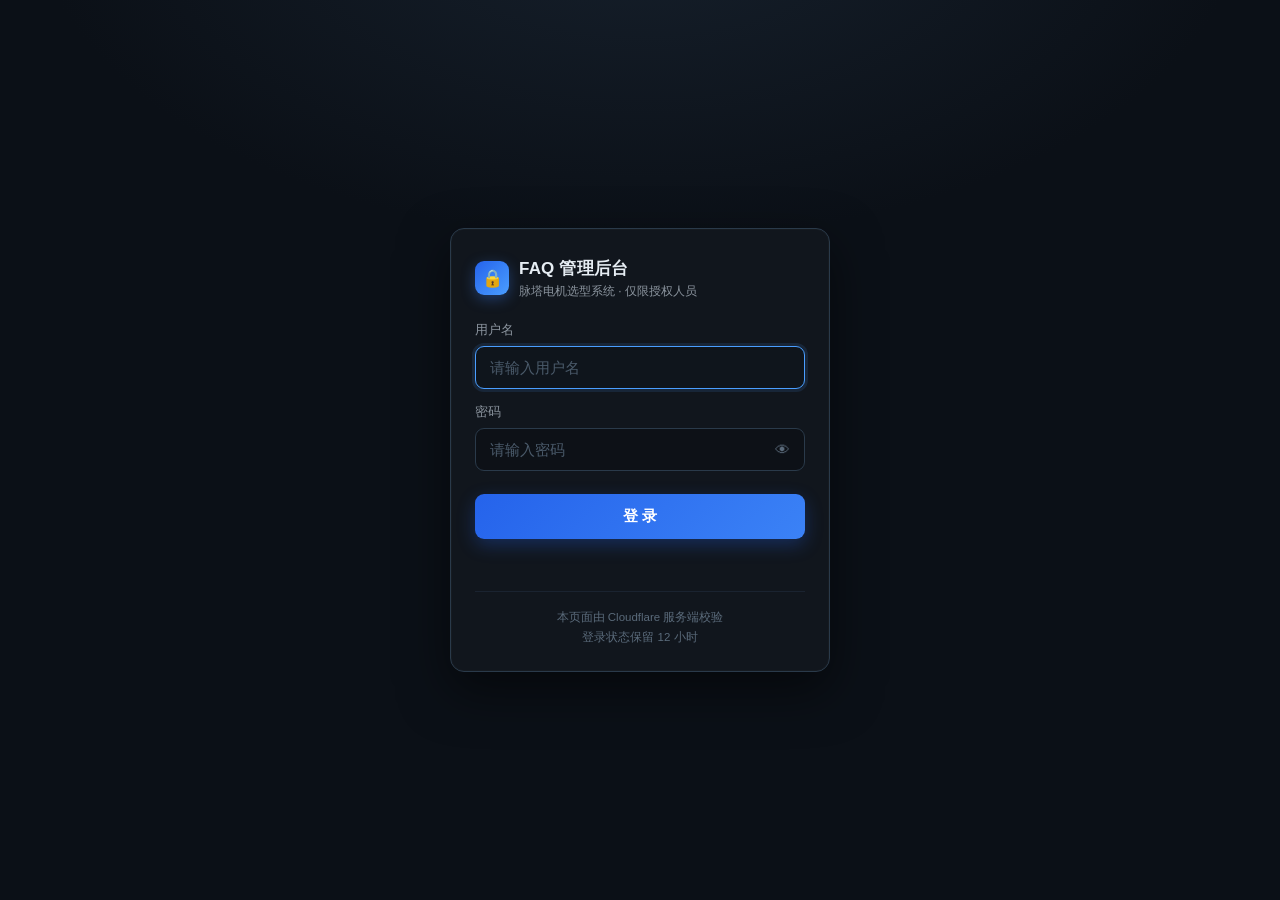
<file: admin-login.html>
<!DOCTYPE html>
<html lang="zh-CN">
<head>
<meta charset="UTF-8">
<meta name="viewport" content="width=device-width, initial-scale=1, maximum-scale=1, user-scalable=no">
<meta name="robots" content="noindex, nofollow">
<title>登录 · FAQ 管理后台</title>
<style>
  :root {
    --bg: #0b1017;
    --card: #11161d;
    --border: #2a3a4a;
    --border-focus: #4a9eff;
    --text: #e6edf3;
    --muted: #8b949e;
    --dim: #5a6a7a;
    --accent: #3b82f6;
    --accent-2: #4a9eff;
    --danger: #f85149;
  }
  * { box-sizing: border-box; -webkit-tap-highlight-color: transparent; }
  html, body { height: 100%; }
  body {
    margin: 0;
    background: radial-gradient(1100px 600px at 50% -10%, #16202c 0%, var(--bg) 55%);
    color: var(--text);
    font-family: -apple-system, BlinkMacSystemFont, "Segoe UI", "PingFang SC",
                 "Microsoft YaHei", "Helvetica Neue", Arial, sans-serif;
    display: flex;
    align-items: center;
    justify-content: center;
    padding: 24px 16px;
    min-height: 100vh;
  }

  .card {
    width: 100%;
    max-width: 380px;
    background: var(--card);
    border: 1px solid var(--border);
    border-radius: 14px;
    padding: 28px 24px 24px;
    box-shadow: 0 18px 50px rgba(0, 0, 0, .5), 0 0 0 1px rgba(255, 255, 255, .02) inset;
    animation: rise .28s ease-out;
  }
  @keyframes rise {
    from { opacity: 0; transform: translateY(8px); }
    to   { opacity: 1; transform: none; }
  }

  .brand {
    display: flex;
    align-items: center;
    gap: 10px;
    margin-bottom: 22px;
  }
  .brand-mark {
    width: 34px; height: 34px;
    border-radius: 9px;
    background: linear-gradient(135deg, #2563eb, #4a9eff);
    display: flex; align-items: center; justify-content: center;
    font-size: 17px;
    flex-shrink: 0;
    box-shadow: 0 4px 14px rgba(59, 130, 246, .35);
  }
  .brand-text h1 {
    margin: 0;
    font-size: 17px;
    font-weight: 600;
    letter-spacing: .2px;
  }
  .brand-text p {
    margin: 3px 0 0;
    font-size: 12px;
    color: var(--muted);
  }

  .field { margin-bottom: 15px; }
  .field label {
    display: block;
    font-size: 12.5px;
    color: var(--muted);
    margin-bottom: 7px;
  }
  .input-wrap { position: relative; }
  .field input {
    width: 100%;
    padding: 12px 14px;
    background: #0d1117;
    border: 1px solid var(--border);
    border-radius: 9px;
    color: var(--text);
    font-size: 15px;
    font-family: inherit;
    outline: none;
    transition: border-color .15s, background .15s, box-shadow .15s;
  }
  .field input::placeholder { color: #4a5a6a; }
  .field input:focus {
    border-color: var(--border-focus);
    background: #0f151c;
    box-shadow: 0 0 0 3px rgba(74, 158, 255, .12);
  }
  .field input.has-toggle { padding-right: 46px; }

  .toggle-eye {
    position: absolute;
    right: 6px; top: 50%;
    transform: translateY(-50%);
    width: 34px; height: 34px;
    border: none;
    background: transparent;
    color: var(--dim);
    cursor: pointer;
    font-size: 15px;
    border-radius: 7px;
    display: flex; align-items: center; justify-content: center;
  }
  .toggle-eye:active { background: rgba(255,255,255,.06); }

  .btn-login {
    width: 100%;
    padding: 13px;
    margin-top: 8px;
    border: none;
    border-radius: 9px;
    background: linear-gradient(135deg, #2563eb, #3b82f6);
    color: #fff;
    font-size: 15px;
    font-weight: 600;
    font-family: inherit;
    cursor: pointer;
    transition: filter .15s, transform .08s;
    box-shadow: 0 6px 18px rgba(37, 99, 235, .3);
  }
  .btn-login:hover:not(:disabled) { filter: brightness(1.08); }
  .btn-login:active:not(:disabled) { transform: translateY(1px); }
  .btn-login:disabled { opacity: .6; cursor: default; }

  .msg {
    min-height: 20px;
    margin-top: 12px;
    font-size: 13px;
    text-align: center;
    line-height: 1.5;
    color: var(--danger);
  }
  .msg.ok { color: #3fb950; }

  .foot {
    margin-top: 20px;
    padding-top: 16px;
    border-top: 1px solid #1a2330;
    font-size: 11.5px;
    color: var(--dim);
    line-height: 1.7;
    text-align: center;
  }

  /* 微信 / 移动端微调 */
  @media (max-width: 420px) {
    .card { padding: 24px 18px 20px; border-radius: 12px; }
    .field input { font-size: 16px; } /* 避免 iOS 自动放大 */
  }
</style>
</head>
<body>

<form class="card" id="form" autocomplete="on">
  <div class="brand">
    <div class="brand-mark">🔒</div>
    <div class="brand-text">
      <h1>FAQ 管理后台</h1>
      <p>脉塔电机选型系统 · 仅限授权人员</p>
    </div>
  </div>

  <div class="field">
    <label for="user">用户名</label>
    <div class="input-wrap">
      <input type="text" id="user" name="user" placeholder="请输入用户名"
             autocomplete="username" autocapitalize="off" autocorrect="off" spellcheck="false" required>
    </div>
  </div>

  <div class="field">
    <label for="pass">密码</label>
    <div class="input-wrap">
      <input type="password" id="pass" name="pass" class="has-toggle" placeholder="请输入密码"
             autocomplete="current-password" required>
      <button type="button" class="toggle-eye" id="eye" aria-label="显示密码">👁</button>
    </div>
  </div>

  <button type="submit" class="btn-login" id="btn">登 录</button>

  <div class="msg" id="msg"></div>

  <div class="foot">
    本页面由 Cloudflare 服务端校验<br>
    登录状态保留 12 小时
  </div>
</form>

<script>
(function () {
  var form = document.getElementById('form');
  var userEl = document.getElementById('user');
  var passEl = document.getElementById('pass');
  var btn = document.getElementById('btn');
  var msg = document.getElementById('msg');
  var eye = document.getElementById('eye');

  // 登录后跳回的地址
  var params = new URLSearchParams(location.search);
  var next = params.get('next') || '/admin.html';
  if (next.charAt(0) !== '/' || next.slice(0, 2) === '//') next = '/admin.html';

  function setMsg(text, ok) {
    msg.textContent = text || '';
    msg.className = 'msg' + (ok ? ' ok' : '');
  }

  eye.addEventListener('click', function () {
    var show = passEl.type === 'password';
    passEl.type = show ? 'text' : 'password';
    eye.textContent = show ? '🙈' : '👁';
    passEl.focus();
  });

  userEl.focus();

  form.addEventListener('submit', async function (e) {
    e.preventDefault();
    setMsg('');
    var u = userEl.value.trim();
    var p = passEl.value;
    if (!u || !p) { setMsg('请填写用户名和密码'); return; }

    btn.disabled = true;
    var old = btn.textContent;
    btn.textContent = '验证中…';

    try {
      var r = await fetch('/api/login', {
        method: 'POST',
        headers: { 'Content-Type': 'application/json' },
        body: JSON.stringify({ user: u, pass: p, next: next })
      });
      var j = {};
      try { j = await r.json(); } catch (err) {}

      if (r.ok && j.ok) {
        setMsg('验证通过，正在进入…', true);
        location.replace(j.next || next);
        return;
      }
      setMsg(j.error || ('登录失败（HTTP ' + r.status + '）'));
      passEl.value = '';
      passEl.focus();
    } catch (err) {
      setMsg('网络错误，请稍后重试');
    }

    btn.disabled = false;
    btn.textContent = old;
  });
})();
</script>
</body>
</html>
</file>
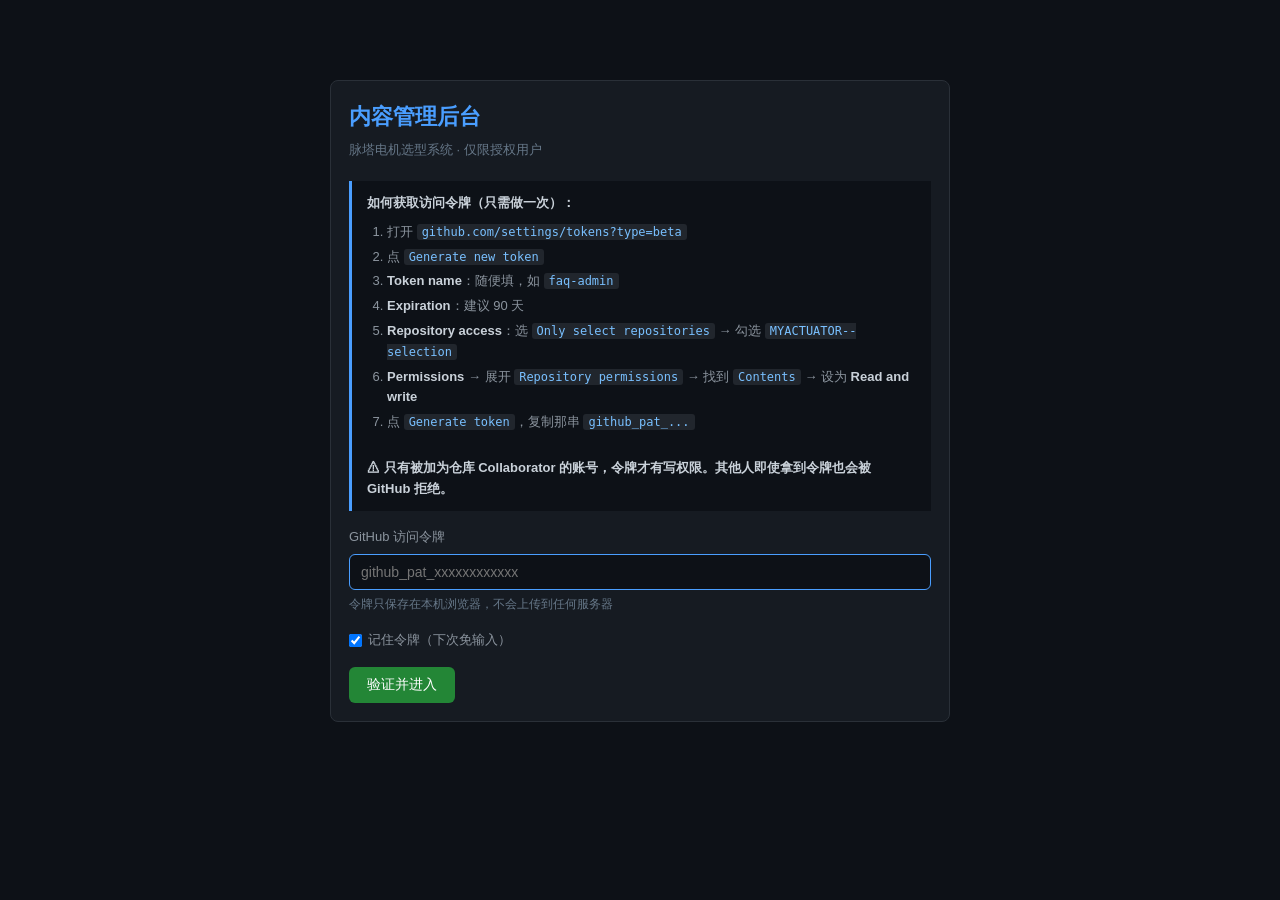
<file: admin.html>
<!DOCTYPE html>
<html lang="zh-CN">
<head>
<meta charset="UTF-8">
<meta name="viewport" content="width=device-width, initial-scale=1.0">
<title>内容管理后台 · 脉塔电机选型系统</title>
<style>
  * { box-sizing: border-box; margin: 0; padding: 0; }
  body {
    font-family: -apple-system, "Microsoft YaHei", "PingFang SC", sans-serif;
    background: #0d1117; color: #c9d1d9; line-height: 1.6;
    padding: 20px;
  }
  .wrap { max-width: 1100px; margin: 0 auto; }

  h1 { font-size: 22px; color: #4a9eff; margin-bottom: 6px; }
  .sub { font-size: 13px; color: #667788; margin-bottom: 20px; }

  .card {
    background: #161b22; border: 1px solid #2a3038; border-radius: 8px;
    padding: 18px; margin-bottom: 16px;
  }

  label { display: block; font-size: 13px; color: #8b949e; margin-bottom: 6px; }
  input[type=text], input[type=password], textarea, select {
    width: 100%; background: #0d1117; border: 1px solid #2a3038;
    border-radius: 6px; color: #c9d1d9; padding: 9px 11px;
    font-family: inherit; font-size: 14px; outline: none;
  }
  input:focus, textarea:focus { border-color: #4a9eff; }
  textarea { resize: vertical; min-height: 90px; font-family: Consolas, monospace; line-height: 1.7; }

  button {
    background: #238636; color: #fff; border: none; border-radius: 6px;
    padding: 9px 18px; font-size: 14px; cursor: pointer; font-family: inherit;
  }
  button:hover { filter: brightness(1.15); }
  button:disabled { opacity: .45; cursor: not-allowed; }
  button.sec { background: #21262d; border: 1px solid #30363d; }
  button.danger { background: #b62324; }
  button.sm { padding: 5px 11px; font-size: 13px; }

  .row { display: flex; gap: 10px; align-items: center; flex-wrap: wrap; }
  .grow { flex: 1; }

  /* 登录 */
  #login { max-width: 620px; margin: 60px auto; }
  .help {
    background: #0d1117; border-left: 3px solid #4a9eff;
    padding: 12px 15px; margin: 14px 0; font-size: 13px; color: #8b949e;
  }
  .help b { color: #c9d1d9; }
  .help ol { margin: 8px 0 0 20px; }
  .help li { margin: 4px 0; }
  .help code {
    background: #21262d; padding: 1px 5px; border-radius: 3px;
    color: #79c0ff; font-size: 12px;
  }

  /* 列表 */
  .faq-item {
    background: #0d1117; border: 1px solid #21262d; border-radius: 6px;
    padding: 14px 16px; margin-bottom: 10px;
  }
  .faq-item.editing { border-color: #4a9eff; }
  .faq-head { display: flex; gap: 10px; align-items: flex-start; }
  .faq-q { flex: 1; font-size: 15px; font-weight: 600; color: #e6edf3; }
  .faq-idx { color: #4a9eff; font-size: 13px; min-width: 26px; }
  .faq-kw {
    display: inline-block; background: #1f2937; color: #79c0ff;
    font-size: 11px; padding: 2px 8px; border-radius: 10px;
    margin: 3px 4px 0 0;
  }
  .faq-body {
    font-size: 13px; color: #8b949e; margin-top: 9px;
    max-height: 90px; overflow: hidden; position: relative;
    white-space: pre-wrap;
  }
  .faq-body.open { max-height: none; }
  .faq-actions { display: flex; gap: 8px; margin-top: 10px; }

  .edit-form .row { margin-bottom: 12px; }
  .edit-form .row label { margin-bottom: 4px; }

  /* 状态条 */
  #status {
    padding: 10px 14px; border-radius: 6px; font-size: 13px;
    margin-bottom: 14px; display: none; white-space: pre-wrap;
  }
  #status.ok  { display: block; background: #0f2f1a; color: #7ee787; border: 1px solid #238636; }
  #status.err { display: block; background: #3d1214; color: #ff7b72; border: 1px solid #b62324; }
  #status.info{ display: block; background: #0d2440; color: #79c0ff; border: 1px solid #1f6feb; }

  #toolbar { display: flex; gap: 10px; align-items: center; flex-wrap: wrap; }
  .meta { font-size: 12px; color: #667788; }

  .hint { font-size: 12px; color: #667788; margin-top: 5px; }
  .ds-tabs { display:flex; align-items:center; gap:8px; margin:0 0 12px; flex-wrap:wrap; }
  .ds-tabs button { padding:9px 16px; font-size:13px; background:#161d27; color:#aabbcc;
                    border:1px solid #2a3a4a; border-radius:8px; cursor:pointer; }
  .ds-tabs button:hover { border-color:#4a9eff; color:#79c0ff; }
  .ds-tabs button.on { background:rgba(74,158,255,.15); border-color:#4a9eff; color:#79c0ff; font-weight:600; }
  .ds-tabs .meta { margin-left:auto; }
</style>

<style>
.img-list { display:flex; flex-direction:column; gap:12px; margin-bottom:10px; }
.img-empty { font-size:12.5px; color:#5a6a7a; padding:10px 0; }
.img-card { display:flex; gap:12px; align-items:flex-start; background:#0d1117;
            border:1px solid #253040; border-radius:8px; padding:10px; }
.img-card img { width:120px; height:90px; object-fit:contain; background:#080b10;
                border-radius:6px; border:1px solid #1b2430; flex-shrink:0; }
.img-body { flex:1; display:flex; flex-direction:column; gap:8px; min-width:0; }
.img-body input { padding:8px 10px; font-size:13px; }
.img-pick { display:inline-flex; align-items:center; gap:8px; padding:9px 16px;
            background:#161d27; border:1px dashed #33465c; border-radius:8px;
            color:#79c0ff; font-size:13px; cursor:pointer; }
.img-pick:hover { border-color:#4a9eff; background:#1a2431; }
.img-hint { font-size:11.5px; color:#5a6a7a; margin-top:8px; line-height:1.6; }
</style>
</head>
<body>
<div class="wrap">

<!-- ══════════════ 第二道门：GitHub 令牌 ══════════════ -->
<div id="login" class="card" style="display:none">
  <h1>内容管理后台</h1>
  <div class="sub">脉塔电机选型系统 · 仅限授权用户</div>

  

  <div class="help">
    <b>如何获取访问令牌（只需做一次）：</b>
    <ol>
      <li>打开 <code>github.com/settings/tokens?type=beta</code></li>
      <li>点 <code>Generate new token</code></li>
      <li><b>Token name</b>：随便填，如 <code>faq-admin</code></li>
      <li><b>Expiration</b>：建议 90 天</li>
      <li><b>Repository access</b>：选 <code>Only select repositories</code> → 勾选 <code>MYACTUATOR--selection</code></li>
      <li><b>Permissions</b> → 展开 <code>Repository permissions</code> → 找到 <code>Contents</code> → 设为 <b>Read and write</b></li>
      <li>点 <code>Generate token</code>，复制那串 <code>github_pat_...</code></li>
    </ol>
    <br>
    <b>⚠ 只有被加为仓库 Collaborator 的账号，令牌才有写权限。其他人即使拿到令牌也会被 GitHub 拒绝。</b>
  </div>

  <div style="margin-top:16px">
    <label>GitHub 访问令牌</label>
    <input type="password" id="tokenInput" placeholder="github_pat_xxxxxxxxxxxx">
    <div class="hint">令牌只保存在本机浏览器，不会上传到任何服务器</div>
  </div>

  <div class="row" style="margin-top:16px">
    <label style="display:flex;align-items:center;gap:6px;margin:0;cursor:pointer">
      <input type="checkbox" id="remember" checked>
      <span>记住令牌（下次免输入）</span>
    </label>
  </div>

  <div class="row" style="margin-top:16px">
    <button onclick="doLogin()">验证并进入</button>
    <span id="loginMsg" class="meta"></span>
  </div>
</div>

<!-- ══════════════ 主体 ══════════════ -->
<div id="app" style="display:none">
  <h1>内容管理后台</h1>
  <div class="sub" id="repoInfo"></div>
  <div id="accountInfo" style="margin-top:6px;font-size:13px;color:#7ee787;"></div>

  <div id="status"></div>

  <div class="ds-tabs" id="dsTabs">
    <button data-ds="faq" onclick="switchDataset('faq')">📋 FAQ</button>
    <button data-ds="faults" onclick="switchDataset('faults')">🔴 故障码</button>
    <button data-ds="fields" onclick="switchDataset('fields')">📖 参数说明</button>
    <span class="meta" id="dsTitle"></span>
  </div>

  <div class="card">
    <div id="toolbar">
      <button id="addBtn" onclick="addNew()">＋ 新增</button>
      <button class="sec" onclick="loadDataset(true)">↻ 重新读取</button>
      <button class="grow" style="visibility:hidden"></button>
      <span class="meta" id="dirtyInfo"></span>
      <button id="saveBtn" onclick="saveToGitHub()" disabled>保存到 GitHub</button>
      <button class="sec" onclick="logout()" title="仅退出 GitHub 授权">退出登录</button>
      <button class="sec" onclick="logoutAll()" title="清除授权并重新校验">完全退出</button>
    </div>
  </div>

  <div id="list"></div>

  <div class="card" style="text-align:center">
    <button id="saveBtn2" onclick="saveToGitHub()" disabled>保存到 GitHub</button>
    <div class="hint" style="margin-top:8px">保存后 GitHub Pages 约 1 分钟内自动更新</div>
  </div>
</div>

</div>

<script>
// ═══════════════════════════════════════════════════════════════
//  配置
// ═══════════════════════════════════════════════════════════════
const CFG = {
  owner:  'SwaggyP04',
  repo:   'MYACTUATOR--selection',
  branch: 'main',
  path:   'data/faq.json',

  // ═══════════════════════════════════════════════════════════
  //  授权名单（第二道门，GitHub 账号白名单）
  //  · 留空 [] = 任何对仓库有写权限的协作者都能进
  //  · 填写 = 必须是列表里的账号且同时有写权限
  //  例：['SwaggyP04', 'colleague_name']
  // ═══════════════════════════════════════════════════════════
  allowedUsers: [],

  // 是否强制要求「有仓库写权限」（强烈建议 true）
  requireWrite: true
};

const LS_KEY = 'faq_admin_token';

// ═══════════════════════════════════════════════════════════════
//  可编辑数据集
// ═══════════════════════════════════════════════════════════════
const DATASETS = {
  faq: {
    key: 'faq', label: 'FAQ', path: 'data/faq.json', unit: '条',
    title: function (f) { return f.question || '(无标题)'; },
    tags: function (f) {
      return (f.keywords || []).map(function (k) { return '<span class="faq-kw">' + esc(k) + '</span>'; }).join('');
    },
    body: function (f) { return f.answer || ''; },
    blank: function () {
      return { id: Date.now(), question: '', keywords: [], answer: '', sort_order: 0, updated_at: today() };
    }
  },
  faults: {
    key: 'faults', label: '故障码', path: 'data/faults.json', unit: '条',
    title: function (f) { return (f.id ? '[' + f.id + '] ' : '') + (f.name || '(未命名)'); },
    tags: function (f) {
      return '<span class="faq-kw">' + esc(f.category || '未分类') + '</span>' +
             (f.nameEn ? '<span class="faq-kw" style="opacity:.6">' + esc(f.nameEn) + '</span>' : '');
    },
    body: function (f) { return (f.causes || []).join('\n'); },
    blank: function () {
      return { id: 'F' + String(Date.now()).slice(-4), code: '', category: '电源',
               categoryEn: '', name: '', nameEn: '', causes: [], checks: [], fix: '' };
    }
  },
  fields: {
    key: 'fields', label: '参数说明', path: 'data/fields.json', unit: '条',
    title: function (f) { return f.key || '(无键名)'; },
    tags: function () { return ''; },
    body: function (f) { return f.zh || ''; },
    blank: function () { return { key: '', zh: '', en: '' }; }
  }
};
function ds() { return DATASETS[state.dataset] || DATASETS.faq; }
function today() { return new Date().toISOString().slice(0, 10); }

let state = {
  token: '',
  login: '',        // GitHub 登录名
  sha: null,        // 当前文件的 blob sha，更新时必须带上
  faq: [],          // 当前内存里的 FAQ
  dirty: false,     // 是否有未保存改动
  editing: null,    // 正在编辑的索引
  editImages: [],   // 正在编辑的条目所附图片 [{url, caption}]
  dataset: 'faq',   // 当前数据集：faq | faults | fields
  data: []          // 当前数据集的条目
};

// ═══════════════════════════════════════════════════════════════
//  工具
// ═══════════════════════════════════════════════════════════════
function showStatus(msg, type = 'info') {
  const el = document.getElementById('status');
  el.className = type === 'ok' ? 'ok' : type === 'err' ? 'err' : 'info';
  el.textContent = msg;
  if (type === 'ok') setTimeout(() => { if (el.className === 'ok') el.style.display = 'none'; }, 6000);
}

function esc(s) {
  return String(s ?? '').replace(/[&<>"']/g, c => (
    { '&': '&amp;', '<': '&lt;', '>': '&gt;', '"': '&quot;', "'": '&#39;' }[c]
  ));
}

// UTF-8 安全的 base64
function b64encode(str) {
  const bytes = new TextEncoder().encode(str);
  let bin = '';
  for (const b of bytes) bin += String.fromCharCode(b);
  return btoa(bin);
}
function b64decode(b64) {
  const bin = atob(String(b64).replace(/\s/g, ''));
  const bytes = Uint8Array.from(bin, c => c.charCodeAt(0));
  return new TextDecoder('utf-8').decode(bytes);
}

function apiUrl() {
  return `https://api.github.com/repos/${CFG.owner}/${CFG.repo}/contents/${ds().path}`;
}

function authHeaders() {
  return {
    'Authorization': 'Bearer ' + state.token,
    'Accept': 'application/vnd.github+json',
    'X-GitHub-Api-Version': '2022-11-28'
  };
}

function markDirty(v) {
  state.dirty = v;
  document.getElementById('saveBtn').disabled = !v;
  document.getElementById('saveBtn2').disabled = !v;
  document.getElementById('dirtyInfo').textContent = v ? '● 有未保存改动' : '';
  document.getElementById('dirtyInfo').style.color = v ? '#f0a74b' : '';
}

// ═══════════════════════════════════════════════════════════════
//  登录
// ═══════════════════════════════════════════════════════════════
function init() {
  // 外层访问控制由 Cloudflare Pages Functions 的 Basic Auth 完成，
  // 这里直接进入 GitHub 令牌授权环节
  showLoginScreen();
}

function showLoginScreen() {
  const saved = localStorage.getItem(LS_KEY);
  if (saved) {
    state.token = saved;
    // 有缓存令牌也要重新校验协作者身份
    verifyIdentity(saved, { silent: true });
  } else {
    document.getElementById('login').style.display = 'block';
    document.getElementById('tokenInput')?.focus();
  }
}

// ═══════════════════════════════════════════════════════════════
//  第二道门：GitHub 账号 + 协作者权限校验
// ═══════════════════════════════════════════════════════════════
async function verifyIdentity(token, opts = {}) {
  const silent = !!opts.silent;
  const msgEl = document.getElementById('loginMsg');
  const setMsg = (t) => { if (msgEl && !silent) msgEl.textContent = t; };

  state.token = token;
  setMsg('正在识别 GitHub 账号…');

  try {
    // ① 令牌有效？拿到登录名
    const ur = await fetch('https://api.github.com/user', { headers: authHeaders() });
    if (ur.status === 401) throw new Error('令牌无效或已过期，请重新生成');
    if (!ur.ok) throw new Error('无法读取 GitHub 账号（HTTP ' + ur.status + '）');
    const me = await ur.json();
    const login = me.login;
    state.login = login;

    // ② 白名单校验（如果配了）
    if (Array.isArray(CFG.allowedUsers) && CFG.allowedUsers.length > 0) {
      const ok = CFG.allowedUsers.some(u => String(u).toLowerCase() === String(login).toLowerCase());
      if (!ok) {
        throw new Error('账号 ' + login + ' 不在授权名单内');
      }
    }

    // ③ 仓库写权限校验
    setMsg('正在校验仓库权限…');
    const rr = await fetch(`https://api.github.com/repos/${CFG.owner}/${CFG.repo}`, { headers: authHeaders() });
    if (rr.status === 404) throw new Error('仓库不存在，或令牌无权访问该仓库');
    if (!rr.ok) throw new Error('读取仓库信息失败（HTTP ' + rr.status + '）');
    const repo = await rr.json();
    const perms = repo.permissions || {};
    const canPush = perms.push === true || perms.admin === true || perms.maintain === true;

    if (CFG.requireWrite && !canPush) {
      throw new Error('账号 ' + login + ' 对该仓库只有只读权限，无法修改 FAQ');
    }

    // ④ 确认 FAQ 文件可读写
    setMsg('正在检查 FAQ 文件…');
    const fr = await fetch(apiUrl(), { headers: authHeaders() });
    if (fr.status === 401) throw new Error('令牌无效或已过期');
    if (fr.status === 403) throw new Error('令牌没有 Contents 读写权限，请检查 Permissions → Contents = Read and write');
    if (fr.status === 404) {
      // 文件不存在也能继续（保存时会创建）
    } else if (!fr.ok) {
      throw new Error('读取 FAQ 文件失败（HTTP ' + fr.status + '）');
    }

    // ⑤ 全部通过
    if (document.getElementById('remember').checked) {
      localStorage.setItem(LS_KEY, token);
    } else {
      localStorage.removeItem(LS_KEY);
    }
    enterApp(login, canPush ? '写权限' : '只读');
  } catch (e) {
    // 校验失败：清掉缓存令牌，退回登录页
    if (silent) {
      localStorage.removeItem(LS_KEY);
      document.getElementById('login').style.display = 'block';
      const m = document.getElementById('loginMsg');
      if (m) m.textContent = '✘ ' + e.message;
    } else {
      setMsg('✘ ' + e.message);
      if (e.message.includes('令牌无效') || e.message.includes('不在授权名单')) {
        localStorage.removeItem(LS_KEY);
      }
    }
    console.warn('[admin] 身份校验失败:', e.message);
  }
}

async function doLogin() {
  const t = document.getElementById('tokenInput').value.trim();
  const msg = document.getElementById('loginMsg');
  if (!t) { msg.textContent = '请输入令牌'; return; }
  if (!/^(ghp_|github_pat_|github_pat_)/.test(t)) {
    msg.textContent = '令牌格式不对，应以 github_pat_ 或 ghp_ 开头';
    return;
  }
  msg.textContent = '验证中…';
  await verifyIdentity(t, { silent: false });
}

function logout() {
  localStorage.removeItem(LS_KEY);
  delete state.login;
  location.reload();
}

// 完全退出：清除 GitHub 令牌 + 服务端登录会话
async function logoutAll() {
  localStorage.removeItem(LS_KEY);
  delete state.login;
  try { await fetch('/api/logout', { method: 'POST', cache: 'no-store' }); } catch (e) { /* 忽略 */ }
  location.replace('/admin-login.html');
}

function enterApp(login, permText) {
  document.getElementById('login').style.display = 'none';
  document.getElementById('app').style.display = 'block';
  document.getElementById('repoInfo').textContent =
    `${CFG.owner}/${CFG.repo} · 分支 ${CFG.branch} · 文件 ${CFG.path}`;
  const acc = document.getElementById('accountInfo');
  if (acc) {
    acc.innerHTML = `👤 已登录：<b>${esc(login || '')}</b> · 权限：${esc(permText || '')}`;
  }
  renderDatasetTabs();
  loadDataset();
}

// ═══════════════════════════════════════════════════════════════
//  读取
// ═══════════════════════════════════════════════════════════════
async function loadDataset(force = false) {
  if (state.dirty && force && !confirm('有未保存的改动，确定放弃并重新读取？')) return;
  const meta = ds();
  showStatus('正在读取 ' + meta.path + ' …', 'info');

  try {
    const r = await fetch(apiUrl() + '?ref=' + CFG.branch + '&t=' + Date.now(), {
      headers: authHeaders(), cache: 'no-store'
    });

    if (r.status === 404) {
      state.data = [];
      state.sha = null;
      showStatus(meta.path + ' 还不存在。新增第一条后保存，会自动创建该文件。', 'info');
      renderList();
      markDirty(false);
      return;
    }
    if (!r.ok) throw new Error('HTTP ' + r.status);

    const j = await r.json();
    state.sha = j.sha;
    let data;
    try {
      data = JSON.parse(b64decode(j.content));
    } catch (e) {
      throw new Error('文件不是合法 JSON：' + e.message);
    }
    if (!Array.isArray(data)) throw new Error('文件内容不是数组');

    state.data = data;
    state.editing = null;
    renderList();
    markDirty(false);
    showStatus('已读取 ' + data.length + ' ' + meta.unit + ' ' + meta.label, 'ok');
  } catch (e) {
    showStatus('读取失败：' + e.message, 'err');
  }
}

// ═══════════════════════════════════════════════════════════════
//  渲染
// ═══════════════════════════════════════════════════════════════
function renderList() {
  const box = document.getElementById('list');
  const meta = ds();
  if (!state.data.length) {
    box.innerHTML = '<div class="card" style="text-align:center;color:#667788">' +
      '暂无内容，点「＋ 新增」添加第一条 ' + esc(meta.label) + '</div>';
    return;
  }

  box.innerHTML = state.data.map((f, i) => {
    if (state.editing === i) return renderEditForm(f, i);
    return `
      <div class="faq-item">
        <div class="faq-head">
          <span class="faq-idx">${i + 1}</span>
          <div class="faq-q">${esc(meta.title(f))}</div>
        </div>
        <div style="margin-left:36px">${meta.tags(f)}</div>
        <div class="faq-body" id="body-${i}" style="margin-left:36px">${esc(meta.body(f))}</div>
        <div class="faq-actions" style="margin-left:36px">
          <button class="sec sm" onclick="toggleBody(${i})">展开/收起</button>
          <button class="sec sm" onclick="startEdit(${i})">编辑</button>
          <button class="danger sm" onclick="delItem(${i})">删除</button>
        </div>
      </div>`;
  }).join('');

  // 条目数随时刷新
  if (typeof renderDatasetTabs === 'function') renderDatasetTabs();
}

function renderEditForm(f, i) {
  let inner;
  if (state.dataset === 'faults') inner = faultForm(f, i);
  else if (state.dataset === 'fields') inner = fieldForm(f, i);
  else inner = faqForm(f, i);

  return `
    <div class="faq-item editing">
      <div class="faq-head">
        <span class="faq-idx">${i + 1}</span>
        <div class="faq-q">编辑中…（${esc(ds().label)}）</div>
      </div>
      ${inner}
    </div>`;
}

// ── FAQ 表单 ──
function faqForm(f, i) {
  return `
      <div class="edit-form" style="margin:12px 0 0 36px">
        <div class="row">
          <div class="grow">
            <label>问题标题</label>
            <input type="text" id="ed-q" value="${esc(f.question || '')}" placeholder="例如：关于抱闸（刹车）">
          </div>
        </div>
        <div class="row">
          <div class="grow">
            <label>关键词（用英文逗号分隔，用于智能问答匹配）</label>
            <input type="text" id="ed-kw" value="${esc((f.keywords || []).join(', '))}">
          </div>
        </div>
        <div class="row">
          <div class="grow">
            <label>答案（支持 Markdown：**粗体**、换行、- 列表、![说明](图片地址)）</label>
            <textarea id="ed-a" rows="14">${esc(f.answer || '')}</textarea>
          </div>
        </div>
        <div class="row">
          <div class="grow">
            <label>图片（示意图 / 接线图 / 曲线，可多张，显示在答案下方）</label>
            <div id="ed-imgs" class="img-list"></div>
            <label class="img-pick">
              <input type="file" accept="image/*" multiple onchange="handleFaqImageFiles(this)" hidden>
              <span>＋ 选择图片上传</span>
            </label>
            <div class="img-hint">自动压缩到最长边 1600px 转 WebP，上传到仓库 images/faq/，保存 FAQ 时一并生效。</div>
          </div>
        </div>
        <div class="row">
          <button onclick="applyEdit(${i})">✔ 确定</button>
          <button class="sec" onclick="cancelEdit()">取消</button>
        </div>
      </div>`;
}

// ── 故障码表单 ──
function faultForm(f, i) {
  var arr = function (a) { return Array.isArray(a) ? a : (a ? [a] : []); };
  return `
      <div class="edit-form" style="margin:12px 0 0 36px">
        <div class="row">
          <div class="grow">
            <label>编号</label>
            <input type="text" id="fl-id" value="${esc(f.id || '')}" placeholder="F01">
          </div>
          <div class="grow">
            <label>分类</label>
            <input type="text" id="fl-cat" value="${esc(f.category || '')}" placeholder="电源 / 电流 / 温度 / 通讯…">
          </div>
        </div>
        <div class="row">
          <div class="grow">
            <label>名称（中文）</label>
            <input type="text" id="fl-name" value="${esc(f.name || '')}">
          </div>
          <div class="grow">
            <label>名称（英文，可空）</label>
            <input type="text" id="fl-nameEn" value="${esc(f.nameEn || '')}">
          </div>
        </div>
        <div class="row">
          <div class="grow">
            <label>可能原因（一行一条）</label>
            <textarea id="fl-causes" rows="5">${esc(arr(f.causes).join('\n'))}</textarea>
          </div>
        </div>
        <div class="row">
          <div class="grow">
            <label>检查方法（一行一条）</label>
            <textarea id="fl-checks" rows="5">${esc(arr(f.checks).join('\n'))}</textarea>
          </div>
        </div>
        <div class="row">
          <div class="grow">
            <label>处理方法</label>
            <textarea id="fl-fix" rows="4">${esc(f.fix || '')}</textarea>
          </div>
        </div>
        <div class="row">
          <button onclick="applyEdit(${i})">✔ 确定</button>
          <button class="sec" onclick="cancelEdit()">取消</button>
        </div>
      </div>`;
}

// ── 参数说明表单 ──
function fieldForm(f, i) {
  return `
      <div class="edit-form" style="margin:12px 0 0 36px">
        <div class="row">
          <div class="grow">
            <label>字段键名（与数据里的字段一致，如 rated_torque_Nm）</label>
            <input type="text" id="fd-key" value="${esc(f.key || '')}" placeholder="rated_torque_Nm">
          </div>
        </div>
        <div class="row">
          <div class="grow">
            <label>中文说明</label>
            <textarea id="fd-zh" rows="4">${esc(f.zh || '')}</textarea>
          </div>
        </div>
        <div class="row">
          <div class="grow">
            <label>英文说明（可空）</label>
            <textarea id="fd-en" rows="4">${esc(f.en || '')}</textarea>
          </div>
        </div>
        <div class="row">
          <button onclick="applyEdit(${i})">✔ 确定</button>
          <button class="sec" onclick="cancelEdit()">取消</button>
        </div>
      </div>`;
}

// ── 数据集切换 ──
async function switchDataset(k) {
  if (k === state.dataset) return;
  if (state.dirty && !confirm('当前有未保存的改动，切换数据集会丢弃，继续？')) return;
  state.dataset = k;
  state.data = [];
  state.sha = null;
  state.editing = null;
  state.editImages = [];
  markDirty(false);
  renderDatasetTabs();
  renderList();
  await loadDataset();
}

function renderDatasetTabs() {
  document.querySelectorAll('#dsTabs button').forEach(function (b) {
    b.classList.toggle('on', b.dataset.ds === state.dataset);
  });
  const meta = ds();
  const t = document.getElementById('dsTitle');
  if (t) t.textContent = meta.path + '　共 ' + state.data.length + ' ' + meta.unit;
}

function toggleBody(i) {
  document.getElementById('body-' + i).classList.toggle('open');
}

// ═══════════════════════════════════════════════════════════════
//  编辑
// ═══════════════════════════════════════════════════════════════
function startEdit(i) {
  state.editing = i;
  const f = state.data[i] || {};
  state.editImages = (state.dataset === 'faq' && Array.isArray(f.images))
    ? JSON.parse(JSON.stringify(f.images)) : [];
  renderList();
  if (state.dataset === 'faq') renderEditImages();
  document.getElementById('ed-q')?.focus();
}

function cancelEdit() {
  state.editing = null;
  state.editImages = [];
  renderList();
}

function applyEdit(i) {
  if (state.dataset === 'faults') return applyFault(i);
  if (state.dataset === 'fields') return applyField(i);
  return applyFaq(i);
}

function applyFaq(i) {
  const q = document.getElementById('ed-q').value.trim();
  const kw = document.getElementById('ed-kw').value
    .split(/[,，]/).map(s => s.trim()).filter(Boolean);
  const a = document.getElementById('ed-a').value;

  if (!q) { alert('问题标题不能为空'); return; }
  if (!a.trim()) { alert('答案不能为空'); return; }

  const imgs = (state.editImages || []).filter(x => x && x.url)
    .map(x => ({ url: x.url, caption: (x.caption || '').trim() }));

  state.data[i] = {
    ...state.data[i],
    question: q,
    keywords: kw,
    answer: a,
    updated_at: new Date().toISOString().slice(0, 10)
  };
  if (imgs.length) state.data[i].images = imgs;
  else delete state.data[i].images;

  state.editing = null;
  state.editImages = [];
  renderList();
  markDirty(true);
}

function applyFault(i) {
  const val = function (id) { const el = document.getElementById(id); return el ? el.value : ''; };
  const lines = function (id) {
    return val(id).split('\n').map(function (s) { return s.trim(); }).filter(Boolean);
  };
  const name = val('fl-name').trim();
  if (!name) { alert('名称不能为空'); return; }

  state.data[i] = Object.assign({}, state.data[i], {
    id: val('fl-id').trim(),
    category: val('fl-cat').trim(),
    name: name,
    nameEn: val('fl-nameEn').trim(),
    causes: lines('fl-causes'),
    checks: lines('fl-checks'),
    fix: val('fl-fix').trim()
  });
  state.editing = null;
  renderList();
  markDirty(true);
}

function applyField(i) {
  const val = function (id) { const el = document.getElementById(id); return el ? el.value : ''; };
  const key = val('fd-key').trim();
  if (!key) { alert('字段键名不能为空'); return; }
  const dup = state.data.findIndex(function (x, k) { return k !== i && x.key === key; });
  if (dup >= 0) { alert('键名已存在：' + key); return; }
  if (!val('fd-zh').trim()) { alert('中文说明不能为空'); return; }

  state.data[i] = { key: key, zh: val('fd-zh').trim(), en: val('fd-en').trim() };
  state.editing = null;
  renderList();
  markDirty(true);
}

function addNew() {
  state.data.unshift(ds().blank());
  state.editing = 0;
  renderList();
  markDirty(true);
  document.getElementById('ed-q')?.focus();
}

function delItem(i) {
  if (!confirm(`确定删除「${ds().title(state.data[i])}」？\n\n（保存到 GitHub 之前还可以刷新页面放弃）`)) return;
  state.data.splice(i, 1);
  // 删除后索引全部前移，正在编辑的表单必然对不上，直接关掉
  state.editing = null;
  renderList();
  markDirty(true);
}


// ═══════════════════════════════════════════════════════════════
//  FAQ 图片上传
// ═══════════════════════════════════════════════════════════════
const FAQ_IMG_DIR = 'images/faq/';
const FAQ_IMG_MAX_DIM = 1600;
const FAQ_IMG_QUALITY = 0.92;
const FAQ_IMG_RAW_LIMIT = 120 * 1024;   // 小于此体积且已是 webp/jpg/png 就直接传
const FAQ_IMG_MAX_BYTES = 12 * 1024 * 1024;

function renderEditImages() {
  const box = document.getElementById('ed-imgs');
  if (!box) return;
  const imgs = state.editImages || [];
  if (!imgs.length) {
    box.innerHTML = '<div class="img-empty">还没有图片</div>';
    return;
  }
  box.innerHTML = imgs.map((im, k) => `
    <div class="img-card">
      <img src="${esc(im.url)}" alt="" loading="lazy">
      <div class="img-body">
        <input type="text" value="${esc(im.caption || '')}" placeholder="图片说明（可选）"
               oninput="state.editImages[${k}].caption = this.value">
        <button class="danger sm" onclick="removeEditImage(${k})">删除</button>
      </div>
    </div>`).join('');
}

function removeEditImage(k) {
  if (!state.editImages) return;
  state.editImages.splice(k, 1);
  renderEditImages();
}

// 压缩：长边超过 1600 或体积偏大时转 WebP
async function compressFaqImage(file) {
  if (file.size <= FAQ_IMG_RAW_LIMIT && /^image\/(png|jpe?g|webp)$/.test(file.type)) {
    const ext = file.type === 'image/jpeg' ? 'jpg' : file.type.split('/')[1];
    return { blob: file, ext };
  }
  if (typeof createImageBitmap !== 'function') {
    throw new Error('当前浏览器不支持图片压缩，请换 Chrome / Edge');
  }
  const bmp = await createImageBitmap(file);
  const scale = Math.min(1, FAQ_IMG_MAX_DIM / Math.max(bmp.width, bmp.height));
  const w = Math.max(1, Math.round(bmp.width * scale));
  const h = Math.max(1, Math.round(bmp.height * scale));
  const cv = document.createElement('canvas');
  cv.width = w; cv.height = h;
  cv.getContext('2d').drawImage(bmp, 0, 0, w, h);
  const blob = await new Promise(res => cv.toBlob(res, 'image/webp', FAQ_IMG_QUALITY));
  if (!blob) throw new Error('图片压缩失败');
  return { blob, ext: 'webp' };
}

function blobToB64(blob) {
  return new Promise((res, rej) => {
    const fr = new FileReader();
    fr.onload = () => res(String(fr.result).split(',')[1]);
    fr.onerror = () => rej(new Error('读取文件失败'));
    fr.readAsDataURL(blob);
  });
}

async function uploadFaqImage(file) {
  const { blob, ext } = await compressFaqImage(file);
  const b64 = await blobToB64(blob);
  const name = Date.now().toString(36) + '-' +
               Math.random().toString(36).slice(2, 8) + '.' + ext;
  const path = FAQ_IMG_DIR + name;
  const url = 'https://api.github.com/repos/' + CFG.owner + '/' + CFG.repo +
              '/contents/' + path;
  const r = await fetch(url, {
    method: 'PUT',
    headers: Object.assign(authHeaders(), { 'Content-Type': 'application/json' }),
    body: JSON.stringify({
      message: '上传 FAQ 图片 ' + name,
      content: b64,
      branch: CFG.branch
    })
  });
  if (!r.ok) throw new Error(await ghErrorText(r));
  return { path, size: blob.size };
}

async function handleFaqImageFiles(input) {
  const files = Array.from(input.files || []);
  input.value = '';
  if (!files.length) return;
  if (!state.editImages) state.editImages = [];

  for (const f of files) {
    if (!/^image\//.test(f.type)) { alert('不是图片文件：' + f.name); continue; }
    if (f.size > FAQ_IMG_MAX_BYTES) {
      alert('图片超过 12MB：' + f.name + '\n请先压缩再上传');
      continue;
    }
    showStatus('上传中：' + f.name + ' …', 'info');
    try {
      const { path, size } = await uploadFaqImage(f);
      state.editImages.push({ url: path, caption: '' });
      renderEditImages();
      showStatus('已上传 ' + f.name + '（' + Math.round(size / 1024) + ' KB）', 'ok');
    } catch (e) {
      showStatus('上传失败', 'err');
      alert('上传失败：' + f.name + '\n\n' + (e.message || e));
    }
  }
}

// ═══════════════════════════════════════════════════════════════
//  保存
// ═══════════════════════════════════════════════════════════════
// 取远端当前文件的 sha（不存在则返回 null）
async function ghFetchSha() {
  const r = await fetch(apiUrl() + '?ref=' + CFG.branch + '&t=' + Date.now(), {
    headers: authHeaders(),
    cache: 'no-store'
  });
  if (r.status === 404) return { sha: null, exists: false };
  if (!r.ok) throw new Error('读取远端失败 HTTP ' + r.status);
  const j = await r.json();
  return { sha: j.sha, exists: true };
}

// 提交一次
async function putFAQFile(msg, sha) {
  const body = JSON.stringify(state.data, null, 2);
  const payload = { message: msg, content: b64encode(body), branch: CFG.branch };
  if (sha) payload.sha = sha;
  return fetch(apiUrl(), {
    method: 'PUT',
    headers: Object.assign(authHeaders(), { 'Content-Type': 'application/json' }),
    body: JSON.stringify(payload)
  });
}

// 把 GitHub 的错误体读成人话
async function ghErrorText(r) {
  let detail = '';
  try {
    const j = await r.json();
    detail = j.message || '';
    if (j.errors && j.errors.length) {
      detail += ' (' + j.errors.map(e => e.message || e.code || JSON.stringify(e)).join('; ') + ')';
    }
  } catch (e) { /* 非 JSON 响应 */ }
  if (r.status === 401) return 'HTTP 401 · 令牌失效或已过期，请重新生成令牌后登录';
  if (r.status === 403) {
    // 区分「令牌权限不足」和「不是协作者」——两者解决办法完全不同
    if (/personal access token/i.test(detail)) {
      return 'HTTP 403 · 令牌权限不足\n\n' +
             '这个令牌只有「读」权限，保存需要「写」权限。重新生成令牌：\n' +
             '1. 打开 https://github.com/settings/personal-access-tokens\n' +
             '2. 编辑该令牌（或新建一个）\n' +
             '3. Repository access 勾选 MYACTUATOR--selection\n' +
             '4. Repository permissions → Contents → 改成 Read and write\n' +
             '5. 保存后用新令牌重新登录后台\n\n' +
             '原始响应：' + detail;
    }
    return 'HTTP 403 · 没有写权限（需该账号是仓库 Collaborator，且令牌 Contents 为 Read and write）' + (detail ? '\n原始响应：' + detail : '');
  }
  if (r.status === 404) return 'HTTP 404 · 仓库或路径不存在（检查 CFG 里的 owner/repo/path）';
  if (r.status === 409) return 'HTTP 409 · 文件在别处被修改过（sha 过期）';
  if (r.status === 422) return 'HTTP 422 · 请求被拒绝' + (detail ? '：' + detail : '');
  return 'HTTP ' + r.status + (detail ? ' · ' + detail : '');
}

async function saveToGitHub() {
  // 编辑态若已失效（索引超出范围），先清掉，否则会一直卡在「请先完成编辑」
  if (state.editing !== null && state.editing >= state.data.length) state.editing = null;
  if (state.editing !== null) {
    alert('请先完成正在编辑的条目（点「确定」或「取消」）');
    return;
  }
  if (!state.data.length && !confirm('当前没有任何内容，确定要保存为空列表吗？')) return;

  const msg = prompt('这次修改的说明（会记录在 git 提交历史里）：',
                     '更新 ' + ds().label + '（' + new Date().toLocaleString('zh-CN') + '）');
  if (msg === null) return;

  const btn1 = document.getElementById('saveBtn');
  const btn2 = document.getElementById('saveBtn2');
  if (btn1) btn1.disabled = true;
  if (btn2) btn2.disabled = true;
  showStatus('正在提交到 GitHub…', 'info');

  try {
    let r = await putFAQFile(msg || ('更新 ' + ds().label), state.sha);

    // sha 过期 / 文件被删 / 需要 sha：取最新 sha 后重试一次
    if (r.status === 409 || r.status === 422 || r.status === 404) {
      showStatus('文件已变化，正在重新获取版本号后重试…', 'info');
      const cur = await ghFetchSha();
      state.sha = cur.sha;
      r = await putFAQFile(msg || ('更新 ' + ds().label), cur.sha);
    }

    if (!r.ok) throw new Error(await ghErrorText(r));

    const j = await r.json();
    state.sha = j.content.sha;

    // 用远端返回的内容核对一遍，确认这次写的确实是当前列表
    let verify = '';
    try {
      const check = await fetch(apiUrl() + '?ref=' + CFG.branch + '&t=' + Date.now(), {
        headers: authHeaders(), cache: 'no-store'
      });
      if (check.ok) {
        const cj = await check.json();
        const remote = JSON.parse(b64decode(cj.content));
        if (Array.isArray(remote) && remote.length === state.data.length) {
          verify = '\n核对：远端现有 ' + remote.length + ' 条，与当前列表一致';
        } else if (Array.isArray(remote)) {
          verify = '\n⚠ 核对：远端现有 ' + remote.length + ' 条，当前列表 ' + state.data.length + ' 条，请重新读取确认';
        }
      }
    } catch (e) { /* 核对失败不影响主流程 */ }

    markDirty(false);
    showStatus(
      '✔ 已提交到 GitHub\n' +
      '提交：' + j.commit.sha.slice(0, 7) + verify + '\n' +
      'GitHub Pages 约 1 分钟后自动更新（网站已加缓存穿透，刷新即可看到）',
      'ok'
    );
  } catch (e) {
    showStatus('保存失败：' + e.message, 'err');
    markDirty(true);
    if (btn1) btn1.disabled = false;
    if (btn2) btn2.disabled = false;
  }
}

// ═══════════════════════════════════════════════════════════════
window.addEventListener('beforeunload', e => {
  if (state.dirty) { e.preventDefault(); e.returnValue = ''; }
});

init();
</script>
</body>
</html>
</file>
<file: css/style.css>
* { margin: 0; padding: 0; box-sizing: border-box; }

body {
  font-family: "Microsoft YaHei", "Segoe UI", sans-serif;
  background: #0f1923;
  color: #e0e6ed;
  min-height: 100vh;
}

.header {
  background: linear-gradient(135deg, #1a2a3a 0%, #0d1b2a 100%);
  border-bottom: 2px solid #2196F3;
  padding: 16px 32px;
  display: flex;
  align-items: center;
  justify-content: space-between;
}
.header h1 { font-size: 22px; color: #fff; font-weight: 600; }
.header h1 span { color: #2196F3; }
.header .subtitle { font-size: 12px; color: #8899aa; margin-top: 4px; }

/* ═══════════ 页头品牌区（logo + 标题）═══════════ */
.brand {
  display: flex;
  align-items: center;
  gap: 16px;
  min-width: 0;
}

.brand-logo {
  display: inline-flex;
  align-items: center;
  justify-content: center;
  padding: 7px 15px;
  background: #ffffff;
  border-radius: 10px;
  box-shadow:
    0 2px 12px rgba(0, 0, 0, .30),
    0 0 0 1px rgba(255, 255, 255, .10);
  transition: transform .2s ease, box-shadow .2s ease;
  text-decoration: none;
  flex-shrink: 0;
}

.brand-logo:hover {
  transform: translateY(-1px);
  box-shadow:
    0 5px 20px rgba(0, 0, 0, .40),
    0 0 0 1px rgba(255, 255, 255, .16);
}

.brand-logo img {
  display: block;
  height: 40px;
  width: auto;
}

.brand-sep {
  width: 1px;
  height: 42px;
  flex-shrink: 0;
  background: linear-gradient(180deg,
    transparent 0%,
    #2a3a4a 20%,
    #2a3a4a 80%,
    transparent 100%);
}

.brand-text {
  min-width: 0;
}

/* 窄屏适配 */
@media (max-width: 1080px) {
  .brand { gap: 12px; }
  .brand-logo { padding: 6px 12px; }
  .brand-logo img { height: 34px; }
  .brand-sep { height: 36px; }
  .brand-text h1 { font-size: 19px; }
  .brand-text .subtitle { font-size: 11px; }
}

@media (max-width: 760px) {
  .brand-sep { display: none; }
  .brand-logo img { height: 30px; }
  .brand-text h1 { font-size: 17px; }
  .brand-text .subtitle { display: none; }
}


/* ═══════════ 右上角管理后台入口 ═══════════ */
.header-actions {
  display: flex;
  align-items: center;
  gap: 20px;
}

.header-tagline {
  font-size: 12px;
  color: #667788;
  letter-spacing: .3px;
  white-space: nowrap;
}

.admin-entry {
  position: relative;
  display: inline-flex;
  align-items: center;
  gap: 9px;
  padding: 12px 26px;
  font-size: 15px;
  font-weight: 600;
  letter-spacing: .5px;
  color: #ffffff;
  text-decoration: none;
  border-radius: 10px;
  background: linear-gradient(135deg, #2196F3 0%, #1565C0 100%);
  border: 1px solid rgba(79, 172, 254, .38);
  box-shadow:
    0 4px 16px rgba(33, 150, 243, .32),
    inset 0 1px 0 rgba(255, 255, 255, .14);
  transition: transform .2s ease, box-shadow .2s ease, background .2s ease;
  white-space: nowrap;
  overflow: hidden;
}

.admin-entry:hover {
  transform: translateY(-2px);
  background: linear-gradient(135deg, #42A5F5 0%, #1976D2 100%);
  box-shadow:
    0 8px 26px rgba(33, 150, 243, .52),
    inset 0 1px 0 rgba(255, 255, 255, .2);
}

.admin-entry:active {
  transform: translateY(0);
  box-shadow:
    0 3px 10px rgba(33, 150, 243, .38),
    inset 0 1px 0 rgba(255, 255, 255, .14);
}

/* 悬停时的高光扫过 */
.admin-entry::after {
  content: '';
  position: absolute;
  inset: 0;
  border-radius: inherit;
  background: linear-gradient(115deg,
    transparent 30%,
    rgba(255, 255, 255, .22) 50%,
    transparent 70%);
  opacity: 0;
  transition: opacity .35s ease;
  pointer-events: none;
}
.admin-entry:hover::after { opacity: 1; }

.admin-entry-icon {
  display: inline-flex;
  align-items: center;
  justify-content: center;
  width: 16px;
  height: 16px;
  flex-shrink: 0;
}

.admin-entry-icon svg { display: block; }

/* 细微呼吸光效，吸引注意但不打扰 */
@keyframes adminBreath {
  0%, 100% {
    box-shadow:
      0 4px 16px rgba(33, 150, 243, .30),
      inset 0 1px 0 rgba(255, 255, 255, .14);
  }
  50% {
    box-shadow:
      0 4px 24px rgba(33, 150, 243, .52),
      inset 0 1px 0 rgba(255, 255, 255, .18);
  }
}
.admin-entry { animation: adminBreath 3.4s ease-in-out infinite; }
.admin-entry:hover { animation: none; }

@media (prefers-reduced-motion: reduce) {
  .admin-entry { animation: none; }
}

/* 窄屏：隐藏标语，按钮缩一点 */
@media (max-width: 900px) {
  .header-tagline { display: none; }
  .header-actions { gap: 0; }
}
@media (max-width: 560px) {
  .admin-entry {
    padding: 9px 14px;
    font-size: 13px;
  }
  .admin-entry span:last-child { display: none; }
  .admin-entry { gap: 0; }
}


.tabs {
  display: flex;
  background: #1a2a3a;
  border-bottom: 1px solid #2a3a4a;
  padding: 0 32px;
  overflow-x: auto;              /* 窄屏横向滚动，避免文字竖排 */
  scrollbar-width: thin;
  scrollbar-color: #2a3a4a transparent;
}
.tabs::-webkit-scrollbar { height: 5px; }
.tabs::-webkit-scrollbar-thumb { background: #2a3a4a; border-radius: 3px; }
.tabs::-webkit-scrollbar-track { background: transparent; }
.tab {
  padding: 12px 24px;
  cursor: pointer;
  color: #8899aa;
  font-size: 14px;
  border-bottom: 2px solid transparent;
  transition: all 0.2s;
  white-space: nowrap;           /* 不换行 */
  flex-shrink: 0;                /* 不被压缩 */
}
.tab:hover { color: #fff; }
.tab.active { color: #2196F3; border-bottom-color: #2196F3; }

.container { padding: 24px 32px; max-width: 1600px; margin: 0 auto; }
.panel { display: none; }
.panel.active { display: block; }

.card {
  background: #1a2a3a;
  border: 1px solid #2a3a4a;
  border-radius: 8px;
  padding: 20px;
  margin-bottom: 20px;
}
.card-title {
  font-size: 16px;
  font-weight: 600;
  color: #fff;
  margin-bottom: 16px;
  padding-bottom: 10px;
  border-bottom: 1px solid #2a3a4a;
  display: flex;
  align-items: center;
  gap: 8px;
}
.card-title::before {
  content: "";
  width: 4px; height: 16px;
  background: #2196F3;
  border-radius: 2px;
}

.form-row { display: flex; flex-wrap: wrap; gap: 16px; margin-bottom: 16px; }
.form-group { flex: 1; min-width: 180px; }
.form-group label { display: block; font-size: 13px; color: #aabbcc; margin-bottom: 6px; }
.form-group input, .form-group select {
  width: 100%;
  padding: 8px 12px;
  background: #0f1923;
  border: 1px solid #2a3a4a;
  border-radius: 4px;
  color: #fff;
  font-size: 14px;
}
.form-group input:focus, .form-group select:focus { outline: none; border-color: #2196F3; }

.checkbox-group { display: flex; flex-wrap: wrap; gap: 10px; }
.checkbox-item {
  display: flex; align-items: center; gap: 6px;
  padding: 6px 12px;
  background: #0f1923;
  border: 1px solid #2a3a4a;
  border-radius: 4px;
  cursor: pointer;
  font-size: 13px;
  transition: all 0.2s;
}
.checkbox-item:hover { border-color: #2196F3; }
.checkbox-item input { accent-color: #2196F3; }
.checkbox-item.checked { border-color: #2196F3; background: rgba(33,150,243,0.1); }

.btn {
  padding: 10px 24px;
  border: none;
  border-radius: 4px;
  font-size: 14px;
  cursor: pointer;
  transition: all 0.2s;
  font-weight: 500;
}
.btn-primary { background: #2196F3; color: #fff; }
.btn-primary:hover { background: #1976D2; }
.btn-success { background: #4CAF50; color: #fff; }
.btn-success:hover { background: #388E3C; }
.btn-secondary { background: #37474F; color: #fff; }
.btn-secondary:hover { background: #455A64; }
.btn-group { display: flex; gap: 12px; margin-top: 16px; }

.slider-group { display: flex; align-items: center; gap: 12px; }
.slider-group input[type="range"] { flex: 1; accent-color: #2196F3; }
.slider-value {
  min-width: 60px;
  text-align: center;
  background: #0f1923;
  padding: 4px 8px;
  border-radius: 4px;
  font-size: 13px;
  color: #2196F3;
}

.upload-area {
  border: 2px dashed #2a3a4a;
  border-radius: 8px;
  padding: 40px;
  text-align: center;
  cursor: pointer;
  transition: all 0.2s;
  background: #0f1923;
}
.upload-area:hover { border-color: #2196F3; background: rgba(33,150,243,0.05); }
.upload-area.dragover { border-color: #2196F3; background: rgba(33,150,243,0.1); }
.upload-icon { font-size: 48px; color: #2196F3; margin-bottom: 12px; }
.upload-text { font-size: 15px; color: #aabbcc; }
.upload-hint { font-size: 12px; color: #667788; margin-top: 8px; }
#fileInput { display: none; }

.parse-result { margin-top: 16px; }
.parse-summary {
  background: rgba(33,150,243,0.1);
  border: 1px solid #2196F3;
  border-radius: 4px;
  padding: 12px 16px;
  margin-bottom: 16px;
  font-size: 14px;
  color: #64B5F6;
}

.table-wrap { overflow-x: auto; }
table { width: 100%; border-collapse: collapse; font-size: 13px; }
th, td {
  padding: 10px 12px;
  text-align: left;
  border-bottom: 1px solid #2a3a4a;
  white-space: nowrap;
}
th {
  background: #243447;
  color: #aabbcc;
  font-weight: 600;
  position: sticky;
  top: 0;
}
tr:hover { background: rgba(33,150,243,0.05); }
.model-name { color: #2196F3; font-weight: 600; }

.diff-tag {
  display: inline-block;
  padding: 2px 8px;
  border-radius: 10px;
  font-size: 12px;
  font-weight: 500;
}
.diff-good { background: rgba(76,175,80,0.2); color: #81C784; }
.diff-warn { background: rgba(255,152,0,0.2); color: #FFB74D; }
.diff-bad { background: rgba(244,67,54,0.2); color: #EF5350; }

.product-grid {
  display: grid;
  grid-template-columns: repeat(auto-fill, minmax(320px, 1fr));
  gap: 16px;
}
.product-card {
  background: #0f1923;
  border: 1px solid #2a3a4a;
  border-radius: 6px;
  padding: 16px;
  transition: all 0.2s;
}
.product-card:hover { border-color: #2196F3; transform: translateY(-2px); }
.product-card .model { font-size: 18px; font-weight: 700; color: #2196F3; margin-bottom: 4px; }
.product-card .full-model { font-size: 11px; color: #667788; margin-bottom: 12px; word-break: break-all; }
.product-card .type-badge {
  display: inline-block;
  padding: 2px 8px;
  background: rgba(33,150,243,0.15);
  color: #64B5F6;
  border-radius: 10px;
  font-size: 11px;
  margin-bottom: 12px;
}
.product-card .params { display: grid; grid-template-columns: 1fr 1fr; gap: 8px; font-size: 12px; }
.product-card .param-item { color: #aabbcc; }
.product-card .param-item span { color: #fff; font-weight: 500; }
.product-card .deviation {
  margin-top: 12px;
  padding-top: 10px;
  border-top: 1px solid #2a3a4a;
  display: flex;
  gap: 8px;
}

.group-header {
  font-size: 15px;
  font-weight: 600;
  color: #fff;
  margin: 20px 0 12px;
  padding: 8px 12px;
  background: linear-gradient(90deg, rgba(33,150,243,0.2), transparent);
  border-left: 3px solid #2196F3;
  border-radius: 0 4px 4px 0;
}
.group-header .count { font-size: 12px; color: #8899aa; font-weight: normal; margin-left: 8px; }

.search-box { margin-bottom: 16px; position: relative; }
.search-box input {
  width: 100%;
  padding: 10px 16px 10px 40px;
  background: #0f1923;
  border: 1px solid #2a3a4a;
  border-radius: 4px;
  color: #fff;
  font-size: 14px;
}
.search-box::before {
  content: "🔍";
  position: absolute;
  left: 12px;
  top: 50%;
  transform: translateY(-50%);
  font-size: 14px;
}

.empty-state { text-align: center; padding: 60px 20px; color: #667788; }
.empty-state .icon { font-size: 48px; margin-bottom: 16px; }

.toast {
  position: fixed;
  top: 20px; right: 20px;
  padding: 12px 20px;
  border-radius: 4px;
  font-size: 14px;
  z-index: 9999;
  animation: slideIn 0.3s;
}
.toast-success { background: #4CAF50; color: #fff; }
.toast-error { background: #F44336; color: #fff; }
.toast-info { background: #2196F3; color: #fff; }
@keyframes slideIn {
  from { transform: translateX(100%); opacity: 0; }
  to { transform: translateX(0); opacity: 1; }
}

/* ===== 智能问答样式 ===== */
.chat-message {
  display: flex;
  gap: 12px;
  margin-bottom: 16px;
  padding: 12px;
  border-radius: 8px;
}
.chat-user {
  background: rgba(33, 150, 243, 0.08);
  flex-direction: row-reverse;
}
.chat-ai {
  background: rgba(76, 175, 80, 0.05);
}
.chat-avatar {
  width: 36px;
  height: 36px;
  border-radius: 50%;
  background: #1a2a3a;
  display: flex;
  align-items: center;
  justify-content: center;
  font-size: 18px;
  flex-shrink: 0;
}
.chat-user .chat-avatar {
  background: rgba(33, 150, 243, 0.2);
}
.chat-ai .chat-avatar {
  background: rgba(76, 175, 80, 0.2);
}
.chat-content {
  flex: 1;
  min-width: 0;
}
.chat-name {
  font-size: 12px;
  color: #8899aa;
  margin-bottom: 4px;
}
.chat-user .chat-name {
  text-align: right;
}
.chat-text {
  font-size: 14px;
  line-height: 1.7;
  color: #e0e6ed;
  word-break: break-word;
}
.chat-text strong {
  color: #4a9eff;
  font-weight: 600;
}
.chat-text table {
  width: 100%;
  margin: 8px 0;
  border-collapse: collapse;
  font-size: 13px;
}
.chat-text th, .chat-text td {
  padding: 6px 10px;
  border: 1px solid #2a3a4a;
  text-align: left;
}
.chat-text th {
  background: #243447;
  color: #aabbcc;
}
.chat-text ul, .chat-text ol {
  margin: 8px 0;
  padding-left: 20px;
}
.chat-text li {
  margin-bottom: 4px;
}
#ai-chat::-webkit-scrollbar {
  width: 6px;
}
#ai-chat::-webkit-scrollbar-track {
  background: #0f1923;
}
#ai-chat::-webkit-scrollbar-thumb {
  background: #2a3a4a;
  border-radius: 3px;
}

.footer {
  text-align: center;
  padding: 20px;
  color: #556677;
  font-size: 12px;
  border-top: 1px solid #2a3a4a;
  margin-top: 40px;
}

/* ===== 方案推荐 ===== */
.solution-summary h3 {
  color: #4da6ff;
  margin: 0 0 15px 0;
  font-size: 18px;
}
.solution-stats {
  display: flex;
  gap: 15px;
  margin: 15px 0;
  flex-wrap: wrap;
}
.stat-item {
  background: #1a2a3a;
  padding: 15px 20px;
  border-radius: 8px;
  text-align: center;
  min-width: 100px;
  flex: 1;
}
.stat-value {
  display: block;
  font-size: 24px;
  font-weight: bold;
  color: #4da6ff;
}
.stat-label {
  display: block;
  font-size: 12px;
  color: #8899aa;
  margin-top: 5px;
}
.solution-params {
  margin: 15px 0;
  padding: 10px;
  background: #0f1923;
  border-radius: 6px;
}
.param-tag {
  display: inline-block;
  background: #1a2a3a;
  padding: 4px 10px;
  border-radius: 4px;
  margin: 3px;
  font-size: 13px;
  color: #aabbcc;
}
.solution-part {
  margin: 25px 0;
}
.solution-part h4 {
  color: #66cc88;
  margin: 0 0 10px 0;
  font-size: 15px;
  border-left: 3px solid #66cc88;
  padding-left: 10px;
}
.solution-table, .bom-table {
  width: 100%;
  border-collapse: collapse;
  font-size: 13px;
}
.solution-table th, .bom-table th {
  background: #1a2a3a;
  color: #8899aa;
  padding: 8px 10px;
  text-align: left;
  border-bottom: 2px solid #2a3a4a;
  white-space: nowrap;
}
.solution-table td, .bom-table td {
  padding: 8px 10px;
  border-bottom: 1px solid #1a2a3a;
  color: #ccddee;
}
.solution-table tr:hover, .bom-table tr:hover {
  background: #1a2530;
}
.joint-type {
  display: inline-block;
  padding: 2px 8px;
  border-radius: 3px;
  font-size: 11px;
  font-weight: bold;
}
.type-重载 {
  background: #4a2020;
  color: #ff6666;
}
.type-中载 {
  background: #4a3a20;
  color: #ffaa44;
}
.type-轻载 {
  background: #204a2a;
  color: #66cc88;
}
.rec-primary {
  color: #4da6ff;
  font-weight: bold;
  font-size: 12px;
}
.rec-alt {
  color: #8899aa;
  font-size: 11px;
  margin-top: 2px;
}
.no-rec {
  color: #ff6666;
  font-size: 12px;
}
.solution-bom {
  margin: 25px 0;
}
.solution-bom h4 {
  color: #ffaa44;
  margin: 0 0 10px 0;
  font-size: 15px;
  border-left: 3px solid #ffaa44;
  padding-left: 10px;
}
.solution-note {
  margin-top: 20px;
  padding: 15px;
  background: #1a2028;
  border-radius: 6px;
  border-left: 3px solid #ffaa44;
}
.solution-note p {
  margin: 0;
  color: #aabbcc;
  font-size: 13px;
  line-height: 1.6;
}
.table-responsive {
  overflow-x: auto;
}

/* 满足状态标签 */
.satisfaction-stats {
  margin-top: 12px;
  padding: 10px;
  background: rgba(255,255,255,0.03);
  border-radius: 6px;
}
.satisfaction-tag {
  display: inline-block;
  padding: 3px 10px;
  border-radius: 12px;
  font-size: 12px;
  margin: 2px 5px 2px 0;
  font-weight: 500;
}
.status-exact {
  background: rgba(76, 175, 80, 0.2);
  color: #66bb66;
  border: 1px solid #4caf50;
}
.status-ok {
  background: rgba(33, 150, 243, 0.2);
  color: #66aaff;
  border: 1px solid #2196f3;
}
.status-over {
  background: rgba(255, 152, 0, 0.2);
  color: #ffaa44;
  border: 1px solid #ff9800;
}
.status-unknown {
  background: rgba(150, 150, 150, 0.2);
  color: #aaaaaa;
  border: 1px solid #999;
}

/* 快捷示例按钮 */
.prompt-example {
  padding: 4px 12px;
  background: rgba(255,255,255,0.05);
  border: 1px solid #334;
  border-radius: 12px;
  color: #aabbcc;
  font-size: 12px;
  cursor: pointer;
  transition: all 0.2s;
}
.prompt-example:hover {
  background: rgba(255,170,68,0.15);
  border-color: #ffaa44;
  color: #ffaa44;
}


/* ===== 常见问题（FAQ）===== */
.faq-item {
  border: 1px solid #2a3a4a;
  border-radius: 8px;
  margin-bottom: 10px;
  overflow: hidden;
  background: #0d1117;
  transition: border-color .2s;
}
.faq-item:hover { border-color: #3a5070; }

.faq-question {
  display: flex;
  align-items: center;
  gap: 10px;
  padding: 14px 16px;
  cursor: pointer;
  user-select: none;
  font-size: 15px;
  font-weight: 600;
  color: #e6edf3;
}
.faq-question:hover { background: #161b22; }

.faq-num {
  display: inline-flex;
  align-items: center;
  justify-content: center;
  min-width: 22px;
  height: 22px;
  border-radius: 50%;
  background: rgba(74, 158, 255, .15);
  color: #4a9eff;
  font-size: 12px;
  font-weight: 600;
  flex-shrink: 0;
}
.faq-title { flex: 1; }
.faq-arrow { color: #4a9eff; font-size: 13px; flex-shrink: 0; }

.faq-answer {
  padding: 4px 18px 16px 48px;
  font-size: 14px;
  line-height: 1.85;
  color: #aabbcc;
  border-top: 1px solid #1e2a36;
}
.faq-answer p { margin: 8px 0; }
.faq-answer strong { color: #e6edf3; }
.faq-answer ol, .faq-answer ul { margin: 8px 0 8px 22px; }
.faq-answer li { margin: 5px 0; }



/* ═══════════ 支持中心样式 ═══════════ */

/* 子标签 */
.sup-tabs {
  display: flex;
  gap: 8px;
  margin-bottom: 18px;
  flex-wrap: wrap;
}
.sup-tab {
  padding: 9px 18px;
  background: #161b22;
  border: 1px solid #2a3a4a;
  border-radius: 8px;
  color: #8b949e;
  font-size: 14px;
  cursor: pointer;
  font-family: inherit;
  transition: all .18s;
}
.sup-tab:hover { border-color: #3a5070; color: #c9d1d9; }
.sup-tab.active {
  background: rgba(74,158,255,.14);
  border-color: #4a9eff;
  color: #4a9eff;
  font-weight: 600;
}

.sup-panel { display: none; }
.sup-panel.active { display: block; }

/* 故障码 */
.sup-fault-item {
  border: 1px solid #2a3a4a;
  border-radius: 8px;
  margin-bottom: 10px;
  background: #0d1117;
  overflow: hidden;
}
.sup-fault-item:hover { border-color: #3a5070; }

.sup-fault-head {
  display: flex;
  align-items: center;
  gap: 12px;
  padding: 14px 16px;
  cursor: pointer;
  user-select: none;
}
.sup-fault-head:hover { background: #161b22; }

.sup-fault-badge {
  font-size: 11px;
  padding: 2px 9px;
  border-radius: 10px;
  background: rgba(74,158,255,.14);
  color: #4a9eff;
  flex-shrink: 0;
  white-space: nowrap;
}
.sup-fault-name {
  flex: 1;
  font-size: 15px;
  font-weight: 600;
  color: #e6edf3;
}
.sup-fault-arrow { color: #4a9eff; font-size: 13px; flex-shrink: 0; }

.sup-fault-body {
  padding: 4px 18px 16px 18px;
  border-top: 1px solid #1e2a36;
}
.sup-block { margin: 14px 0; }
.sup-block-title {
  font-size: 13px;
  font-weight: 600;
  color: #79c0ff;
  margin-bottom: 8px;
}
.sup-block ol { margin-left: 20px; }
.sup-block li {
  font-size: 13.5px;
  line-height: 1.8;
  color: #aabbcc;
  margin: 5px 0;
}
.sup-block-fix {
  background: rgba(126,231,135,.06);
  border-left: 3px solid #238636;
  padding: 10px 14px;
  border-radius: 4px;
}
.sup-block-fix p { font-size: 13.5px; line-height: 1.8; color: #b8d8c0; }

/* 排障向导 */
.sup-sym-grid {
  display: grid;
  grid-template-columns: repeat(auto-fill, minmax(240px, 1fr));
  gap: 12px;
}
.sup-sym-btn {
  display: flex;
  flex-direction: column;
  gap: 4px;
  align-items: flex-start;
  padding: 16px 18px;
  background: #0d1117;
  border: 1px solid #2a3a4a;
  border-radius: 8px;
  cursor: pointer;
  font-family: inherit;
  text-align: left;
  transition: all .18s;
}
.sup-sym-btn:hover { border-color: #4a9eff; background: rgba(74,158,255,.06); }
.sup-sym-label { color: #e6edf3; font-size: 15px; font-weight: 600; }
.sup-sym-en { color: #667788; font-size: 12px; }

.sup-tshoot-path {
  font-size: 12px;
  color: #667788;
  margin-bottom: 14px;
  display: flex;
  flex-wrap: wrap;
  gap: 4px;
  align-items: center;
}
.sup-tshoot-path span {
  background: #161b22;
  padding: 2px 8px;
  border-radius: 10px;
  color: #8b949e;
}
.sup-tshoot-path i { color: #3a5070; font-style: normal; }

.sup-tshoot-ask {
  font-size: 16px;
  color: #e6edf3;
  line-height: 1.7;
  margin-bottom: 18px;
  padding: 16px 18px;
  background: #0d1117;
  border-left: 3px solid #4a9eff;
  border-radius: 4px;
}
.sup-tshoot-opts { display: flex; flex-direction: column; gap: 10px; }
.sup-opt-btn {
  padding: 13px 18px;
  background: #161b22;
  border: 1px solid #2a3a4a;
  border-radius: 8px;
  color: #c9d1d9;
  font-size: 14px;
  cursor: pointer;
  font-family: inherit;
  text-align: left;
  transition: all .18s;
}
.sup-opt-btn:hover { border-color: #4a9eff; background: rgba(74,158,255,.08); }

.sup-tshoot-result {
  display: flex;
  gap: 14px;
  padding: 18px;
  background: rgba(126,231,135,.06);
  border: 1px solid #238636;
  border-radius: 8px;
}
.sup-result-icon {
  width: 28px; height: 28px;
  border-radius: 50%;
  background: #238636;
  color: #fff;
  display: flex; align-items: center; justify-content: center;
  font-size: 16px;
  flex-shrink: 0;
}
.sup-result-text { font-size: 14.5px; line-height: 1.85; color: #b8d8c0; }

/* 参数说明 */
.sup-field-item {
  padding: 13px 16px;
  border-bottom: 1px solid #1e2a36;
}
.sup-field-item:last-child { border-bottom: none; }
.sup-field-key {
  font-family: Consolas, monospace;
  font-size: 13.5px;
  color: #79c0ff;
  margin-bottom: 5px;
}
.sup-field-zh { font-size: 13.5px; color: #c9d1d9; line-height: 1.75; }
.sup-field-en {
  font-size: 12px;
  color: #5c7488;
  line-height: 1.7;
  margin-top: 5px;
  padding-top: 5px;
  border-top: 1px dashed #1e2a36;
}

/* 教程 */
.sup-guide-item {
  display: flex;
  gap: 16px;
  padding: 16px 0;
  border-bottom: 1px solid #1e2a36;
}
.sup-guide-item:last-child { border-bottom: none; }
.sup-guide-num {
  width: 30px; height: 30px;
  border-radius: 50%;
  background: rgba(74,158,255,.14);
  color: #4a9eff;
  display: flex; align-items: center; justify-content: center;
  font-size: 14px; font-weight: 600;
  flex-shrink: 0;
}
.sup-guide-main { flex: 1; min-width: 0; }
.sup-guide-title { font-size: 15px; font-weight: 600; color: #e6edf3; margin-bottom: 6px; }
.sup-guide-desc { font-size: 13px; color: #8b949e; line-height: 1.75; margin-bottom: 10px; }
.sup-guide-video {
  width: 100%;
  max-width: 560px;
  border-radius: 8px;
  background: #000;
  display: block;
}
.sup-guide-novideo {
  font-size: 12px;
  color: #667788;
  padding: 8px 12px;
  background: #161b22;
  border-radius: 6px;
  display: inline-block;
}


/* ═══════════ 工况校核 ═══════════ */
.env-wrap {
  display: grid;
  grid-template-columns: 320px 1fr;
  gap: 18px;
  align-items: start;
}
@media (max-width: 1100px) {
  .env-wrap { grid-template-columns: 1fr; }
}

.env-desc {
  color: #8899aa;
  font-size: 13px;
  line-height: 1.7;
  margin-bottom: 18px;
}

.env-field {
  display: grid;
  grid-template-columns: 86px minmax(0, 1fr) 34px;
  align-items: center;
  gap: 8px;
  margin-bottom: 12px;
}
.env-field label {
  font-size: 13px;
  color: #aabbcc;
}
.env-field input,
.env-field select {
  width: 100%;
  padding: 8px 10px;
  background: #0d1117;
  border: 1px solid #2a3a4a;
  border-radius: 6px;
  color: #e6edf3;
  font-size: 13px;
  font-family: inherit;
  box-sizing: border-box;
}
.env-field input:focus,
.env-field select:focus {
  outline: none;
  border-color: #4a9eff;
}
.env-field select { cursor: pointer; }
.env-unit {
  font-size: 11px;
  color: #667788;
  text-align: left;
}

.env-check {
  display: flex;
  align-items: center;
  gap: 8px;
  font-size: 13px;
  color: #aabbcc;
  margin: 16px 0;
  cursor: pointer;
}
.env-check input { width: 16px; height: 16px; cursor: pointer; }

.env-actions { margin-top: 6px; }
.env-actions .btn { width: 100%; }

.env-result { min-width: 0; }

/* 结论标签 */
.env-verdict {
  display: flex;
  align-items: center;
  gap: 12px;
  flex-wrap: wrap;
  margin-bottom: 16px;
}
.env-tag {
  display: inline-block;
  padding: 5px 14px;
  border-radius: 999px;
  font-size: 13px;
  font-weight: 700;
  letter-spacing: .3px;
}
.env-tag-ok {
  background: rgba(63, 185, 80, .14);
  color: #3fb950;
  border: 1px solid rgba(63, 185, 80, .4);
}
.env-tag-warn {
  background: rgba(210, 153, 34, .14);
  color: #d29922;
  border: 1px solid rgba(210, 153, 34, .4);
}
.env-tag-bad {
  background: rgba(248, 81, 73, .14);
  color: #f85149;
  border: 1px solid rgba(248, 81, 73, .45);
}
.env-tag-muted {
  background: #161b22;
  color: #667788;
  border: 1px solid #2a3a4a;
}
.env-model-name {
  font-family: Consolas, monospace;
  font-size: 13px;
  color: #8b949e;
}
.env-point-badge {
  margin-left: auto;
  padding: 4px 12px;
  background: #161b22;
  border: 1px solid #2a3a4a;
  border-radius: 6px;
  font-size: 12.5px;
  color: #e6edf3;
  font-family: Consolas, monospace;
}

/* 图表 */
#env-chart {
  display: block;
  width: 100%;
  border-radius: 8px;
  background: #0d1117;
  border: 1px solid #1e2a36;
}

.env-legend {
  display: flex;
  gap: 20px;
  flex-wrap: wrap;
  margin-top: 10px;
  font-size: 12px;
  color: #8b949e;
}
.env-legend i {
  display: inline-block;
  width: 18px;
  height: 3px;
  margin-right: 6px;
  vertical-align: middle;
  border-radius: 2px;
}
.env-legend .lg-peak { background: #58a6ff; }
.env-legend .lg-cont {
  background: repeating-linear-gradient(90deg, #3fb950 0 5px, transparent 5px 9px);
}
.env-legend .lg-region {
  height: 10px;
  background: rgba(46, 160, 67, .22);
  border: 1px solid rgba(63, 185, 80, .35);
}

/* 明细卡片 */
.env-finding {
  padding: 12px 16px;
  border-radius: 8px;
  margin-top: 10px;
  border-left: 3px solid;
  background: #0d1117;
}
.env-finding-title {
  font-size: 13.5px;
  font-weight: 600;
  margin-bottom: 5px;
}
.env-finding-text {
  font-size: 13px;
  line-height: 1.7;
  color: #aabbcc;
}
.env-finding-danger { border-left-color: #f85149; background: rgba(248, 81, 73, .06); }
.env-finding-danger .env-finding-title { color: #f85149; }
.env-finding-warn { border-left-color: #d29922; background: rgba(210, 153, 34, .06); }
.env-finding-warn .env-finding-title { color: #d29922; }
.env-finding-ok { border-left-color: #3fb950; background: rgba(63, 185, 80, .06); }
.env-finding-ok .env-finding-title { color: #3fb950; }

/* 扭矩不足 / 转速不足 / 无满足型号 */
.status-bad {
  background: rgba(248, 81, 73, .14);
  color: #f85149;
  border: 1px solid rgba(248, 81, 73, .4);
}
/* ═══════════ 占空比校核 ═══════════ */
.duty-head {
  display: grid;
  grid-template-columns: 1fr 1fr 34px;
  gap: 8px;
  font-size: 11px;
  color: #667788;
  margin-bottom: 6px;
  padding: 0 2px;
}
.duty-row {
  display: grid;
  grid-template-columns: 1fr 1fr 34px;
  gap: 8px;
  margin-bottom: 8px;
  align-items: center;
}
.duty-row input {
  width: 100%;
  padding: 8px 10px;
  background: #0d1117;
  border: 1px solid #2a3a4a;
  border-radius: 6px;
  color: #e6edf3;
  font-size: 13px;
  font-family: inherit;
  box-sizing: border-box;
}
.duty-row input:focus { outline: none; border-color: #4a9eff; }
.duty-del {
  width: 30px;
  height: 30px;
  background: #161b22;
  border: 1px solid #2a3a4a;
  border-radius: 6px;
  color: #8b949e;
  cursor: pointer;
  font-size: 12px;
  font-family: inherit;
  padding: 0;
}
.duty-del:hover { border-color: #f85149; color: #f85149; }

.duty-summary {
  display: flex;
  gap: 26px;
  flex-wrap: wrap;
  margin: 14px 0 18px;
}
.duty-kv {
  display: flex;
  flex-direction: column;
  gap: 4px;
}
.duty-kv span {
  font-size: 11.5px;
  color: #667788;
}
.duty-kv b {
  font-size: 17px;
  color: #e6edf3;
  font-family: Consolas, monospace;
}

.duty-metric { margin-bottom: 14px; }
.duty-metric-label {
  font-size: 12.5px;
  color: #aabbcc;
  margin-bottom: 6px;
}
.duty-metric-label b { color: #e6edf3; }
.duty-bar {
  height: 14px;
  background: #161b22;
  border: 1px solid #2a3a4a;
  border-radius: 7px;
  overflow: hidden;
}
.duty-bar i {
  display: block;
  height: 100%;
  border-radius: 6px;
  transition: width .25s ease;
}

.duty-fits {
  margin-top: 16px;
  padding-top: 14px;
  border-top: 1px solid #1e2a36;
}
.duty-fits-title {
  font-size: 12.5px;
  color: #79c0ff;
  margin-bottom: 10px;
}
.duty-fit-item {
  display: grid;
  grid-template-columns: 130px 1fr 80px 70px;
  gap: 10px;
  align-items: center;
  padding: 8px 10px;
  border-radius: 6px;
  background: #0d1117;
  margin-bottom: 4px;
  font-size: 12.5px;
}
.duty-fit-item:hover { background: #161b22; }
.duty-fit-name {
  font-family: Consolas, monospace;
  color: #e6edf3;
}
.duty-fit-spec { color: #8b949e; }

/* ═══════════ 关节选型 ═══════════ */
.js-kv-list {
  border: 1px solid #2a3a4a;
  border-radius: 8px;
  background: #0d1117;
  padding: 4px 16px;
  margin-bottom: 20px;
}
.js-kv {
  display: flex;
  justify-content: space-between;
  align-items: center;
  padding: 11px 0;
  border-bottom: 1px solid #161b22;
  font-size: 13.5px;
}
.js-kv:last-child { border-bottom: none; }
.js-kv span { color: #8b949e; }
.js-kv b {
  color: #e6edf3;
  font-family: Consolas, monospace;
  font-size: 14px;
}
.js-kv b.js-strong {
  color: #4a9eff;
  font-size: 15px;
}

.js-list-title {
  font-size: 13px;
  color: #79c0ff;
  margin-bottom: 10px;
}

.js-list { display: flex; flex-direction: column; gap: 8px; }

.js-item {
  display: flex;
  align-items: center;
  justify-content: space-between;
  gap: 14px;
  padding: 12px 16px;
  background: #0d1117;
  border: 1px solid #2a3a4a;
  border-radius: 8px;
  transition: border-color .18s, background .18s;
}
.js-item:hover { border-color: #3a5070; background: #11161d; }

.js-item-main { min-width: 0; }
.js-item-name {
  font-family: Consolas, monospace;
  font-size: 14px;
  color: #e6edf3;
  margin-bottom: 4px;
}
.js-item-spec {
  font-size: 12px;
  color: #667788;
  line-height: 1.6;
}
.js-item-headroom {
  flex-shrink: 0;
  font-size: 12.5px;
  color: #3fb950;
  font-weight: 600;
  white-space: nowrap;
}

.js-more {
  text-align: center;
  padding: 10px;
  margin-top: 4px;
  color: #4a9eff;
  font-size: 13px;
  cursor: pointer;
  border: 1px dashed #2a3a4a;
  border-radius: 8px;
}
.js-more:hover { border-color: #4a9eff; background: rgba(74,158,255,.06); }

.js-accel-row {
  display: flex;
  align-items: center;
  gap: 10px;
  margin: 14px 0;
  font-size: 13px;
  color: #aabbcc;
  cursor: pointer;
}
.js-accel-row input { width: 16px; height: 16px; cursor: pointer; }
.js-accel-time {
  display: grid;
  grid-template-columns: 86px minmax(0,1fr) 34px;
  gap: 8px;
  align-items: center;
  margin-bottom: 12px;
}

/* ═══════════ Build-a-Bot 拼装 ═══════════ */
.bb-toolbar {
  display: flex;
  align-items: center;
  justify-content: space-between;
  gap: 16px;
  flex-wrap: wrap;
  margin-bottom: 16px;
}
.bb-toolbar-left {
  display: flex;
  align-items: center;
  gap: 10px;
}
.bb-toolbar-left label {
  font-size: 13px;
  color: #8b949e;
}
.bb-toolbar-left select {
  padding: 9px 14px;
  background: #0d1117;
  border: 1px solid #2a3a4a;
  border-radius: 7px;
  color: #e6edf3;
  font-size: 14px;
  font-family: inherit;
  min-width: 180px;
}
.bb-toolbar-right {
  font-size: 13px;
  color: #8b949e;
}
.bb-toolbar-right b { color: #e6edf3; }
.bb-problem { color: #f0883e; }
.bb-ok { color: #3fb950; }

.bb-layout {
  display: grid;
  grid-template-columns: 250px minmax(0, 1fr) 300px;
  gap: 16px;
  align-items: start;
}

.bb-col-title {
  font-size: 12px;
  color: #667788;
  letter-spacing: .5px;
  margin-bottom: 10px;
  display: flex;
  align-items: center;
  justify-content: space-between;
  gap: 8px;
}
.bb-col-title input {
  flex: 1;
  max-width: 180px;
  padding: 7px 10px;
  background: #0d1117;
  border: 1px solid #2a3a4a;
  border-radius: 6px;
  color: #e6edf3;
  font-size: 12.5px;
  font-family: inherit;
}
.bb-col-title input:focus { outline: none; border-color: #4a9eff; }

/* 左栏 */
.bb-slots {
  background: #0d1117;
  border: 1px solid #1e2a36;
  border-radius: 10px;
  padding: 14px 12px;
  max-height: 620px;
  overflow-y: auto;
}
.bb-slot {
  display: flex;
  align-items: center;
  gap: 9px;
  padding: 8px 9px;
  border-radius: 7px;
  cursor: pointer;
  border: 1px solid transparent;
  margin-bottom: 3px;
  transition: background .15s, border-color .15s;
}
.bb-slot:hover { background: #161b22; }
.bb-slot.sel { background: rgba(74, 158, 255, .12); border-color: rgba(74, 158, 255, .45); }
.bb-slot-no {
  flex-shrink: 0;
  width: 21px; height: 21px;
  border-radius: 50%;
  background: #21262d;
  color: #8b949e;
  font-size: 11px;
  display: flex; align-items: center; justify-content: center;
}
.bb-slot.sel .bb-slot-no { background: #4a9eff; color: #06121f; font-weight: 700; }
.bb-slot-body { flex: 1; min-width: 0; display: flex; flex-direction: column; gap: 2px; }
.bb-slot-name {
  font-size: 12.5px;
  color: #c9d1d9;
  white-space: nowrap; overflow: hidden; text-overflow: ellipsis;
}
.bb-slot-motor {
  font-size: 11px;
  font-family: Consolas, monospace;
  color: #667788;
  white-space: nowrap; overflow: hidden; text-overflow: ellipsis;
}
.bb-slot.ok .bb-slot-motor { color: #3fb950; }
.bb-slot.warn .bb-slot-motor { color: #f0883e; }
.bb-slot.empty .bb-slot-motor { color: #6e7681; }
.bb-slot-need {
  flex-shrink: 0;
  font-size: 10.5px;
  color: #4a5a6a;
  font-family: Consolas, monospace;
}

/* 中栏 */
.bb-library {
  background: #0d1117;
  border: 1px solid #1e2a36;
  border-radius: 10px;
  padding: 14px 12px;
  max-height: 620px;
  overflow-y: auto;
}
.bb-lib-item {
  padding: 9px 11px;
  border-radius: 7px;
  cursor: pointer;
  border: 1px solid #1e2a36;
  margin-bottom: 5px;
  background: #11161d;
  transition: border-color .15s, background .15s;
}
.bb-lib-item:hover { border-color: #4a9eff; background: #161b22; }
.bb-lib-item.used { border-color: rgba(63, 185, 80, .35); }
.bb-lib-name {
  font-family: Consolas, monospace;
  font-size: 13px;
  color: #e6edf3;
  display: flex;
  align-items: center;
  gap: 8px;
}
.bb-used-tag {
  font-size: 10px;
  font-family: inherit;
  background: rgba(63, 185, 80, .15);
  color: #3fb950;
  padding: 1px 6px;
  border-radius: 10px;
}
.bb-lib-spec {
  font-size: 11.5px;
  color: #667788;
  margin-top: 3px;
}

/* 右栏 */
.bb-summary-col {
  background: #0d1117;
  border: 1px solid #1e2a36;
  border-radius: 10px;
  padding: 14px;
}
.bb-kv {
  display: flex;
  justify-content: space-between;
  align-items: baseline;
  gap: 10px;
  padding: 8px 0;
  border-bottom: 1px solid #161b22;
  font-size: 12.5px;
}
.bb-kv:last-of-type { border-bottom: none; }
.bb-kv span { color: #8b949e; }
.bb-kv b {
  color: #e6edf3;
  font-family: Consolas, monospace;
  font-size: 13px;
  text-align: right;
}
.bb-kv b.bb-strong { color: #4a9eff; font-size: 14px; }

.bb-problems {
  margin-top: 12px;
  padding-top: 10px;
  border-top: 1px solid #1e2a36;
}
.bb-problem-line {
  font-size: 11.5px;
  color: #f0883e;
  line-height: 1.7;
}

.bb-actions {
  display: flex;
  flex-direction: column;
  gap: 8px;
  margin-top: 16px;
}
.bb-actions button {
  width: 100%;
  padding: 10px;
  background: #161b22;
  border: 1px solid #2a3a4a;
  border-radius: 7px;
  color: #c9d1d9;
  font-size: 13px;
  font-family: inherit;
  cursor: pointer;
  transition: border-color .15s, background .15s;
}
.bb-actions button:hover { border-color: #4a9eff; background: #1c2430; }
.bb-actions button:first-child {
  background: linear-gradient(135deg, #2563eb, #3b82f6);
  border-color: transparent;
  color: #fff;
  font-weight: 500;
}
.bb-actions button:first-child:hover { filter: brightness(1.1); }

/* 下栏 */
.bb-detail {
  margin-top: 16px;
  background: #0d1117;
  border: 1px solid #1e2a36;
  border-radius: 10px;
  padding: 16px;
}
.bb-detail-head {
  display: flex;
  justify-content: space-between;
  align-items: flex-start;
  gap: 16px;
  flex-wrap: wrap;
}
.bb-detail-title {
  font-size: 15px;
  color: #e6edf3;
  font-weight: 600;
  margin-bottom: 5px;
}
.bb-detail-need {
  font-size: 12px;
  color: #8b949e;
}
.bb-detail-current {
  font-family: Consolas, monospace;
  font-size: 16px;
  color: #4a9eff;
}
.bb-detail-spec {
  font-size: 12.5px;
  color: #8b949e;
  margin-top: 10px;
  line-height: 1.7;
}
.bb-detail-warn {
  margin-top: 10px;
  padding: 9px 12px;
  border-radius: 7px;
  background: rgba(248, 81, 73, .1);
  border: 1px solid rgba(248, 81, 73, .3);
  color: #ff9f9a;
  font-size: 12.5px;
}
.bb-detail-actions { margin-top: 10px; }
.bb-mini {
  padding: 5px 14px;
  background: #161b22;
  border: 1px solid #2a3a4a;
  border-radius: 6px;
  color: #8b949e;
  font-size: 12px;
  font-family: inherit;
  cursor: pointer;
}
.bb-mini:hover { border-color: #f85149; color: #f85149; }

.bb-detail-sub {
  font-size: 12px;
  color: #79c0ff;
  margin: 18px 0 10px;
}
.bb-alt-list { display: flex; flex-direction: column; gap: 5px; }
.bb-alt {
  display: grid;
  grid-template-columns: 140px 1fr 90px 90px 60px;
  gap: 10px;
  align-items: center;
  padding: 8px 11px;
  border-radius: 7px;
  background: #11161d;
  border: 1px solid #1e2a36;
  cursor: pointer;
  font-size: 12.5px;
  transition: border-color .15s;
}
.bb-alt:hover { border-color: #4a9eff; }
.bb-alt.cur { border-color: rgba(74, 158, 255, .5); background: rgba(74, 158, 255, .08); }
.bb-alt-name { font-family: Consolas, monospace; color: #e6edf3; }
.bb-alt-spec { color: #8b949e; }
.bb-alt-cur { color: #4a9eff; font-size: 11px; }

.bb-empty {
  font-size: 12.5px;
  color: #6e7681;
  padding: 12px 4px;
}

@media (max-width: 1100px) {
  .bb-layout { grid-template-columns: 1fr; }
  .bb-slots, .bb-library { max-height: 340px; }
  .bb-alt { grid-template-columns: 120px 1fr 70px; }
  .bb-alt-spec:nth-of-type(3), .bb-alt-cur { display: none; }
}

/* ═══════════ 电机常数与反驱力矩 ═══════════ */
.mc-section {
  font-size: 12.5px;
  color: #79c0ff;
  margin: 18px 0 10px;
  padding-bottom: 7px;
  border-bottom: 1px solid #1e2a36;
}
.mc-section:first-of-type { margin-top: 4px; }

.mc-kv {
  display: flex;
  justify-content: space-between;
  align-items: baseline;
  gap: 14px;
  padding: 9px 0;
  font-size: 13px;
  border-bottom: 1px solid #161b22;
}
.mc-kv:last-of-type { border-bottom: none; }
.mc-kv > span {
  color: #8b949e;
  display: flex;
  flex-direction: column;
  gap: 3px;
}
.mc-kv > b {
  color: #e6edf3;
  font-family: Consolas, monospace;
  font-size: 13.5px;
  white-space: nowrap;
  text-align: right;
}
.mc-hint {
  font-size: 10.5px;
  color: #556575;
  font-family: inherit;
}

.mc-dev {
  margin: 10px 0;
  padding: 9px 12px;
  border-radius: 7px;
  font-size: 12.5px;
  line-height: 1.6;
  border: 1px solid transparent;
}
.mc-dev.mc-good {
  background: rgba(63, 185, 80, .1);
  border-color: rgba(63, 185, 80, .3);
  color: #7ee787;
}
.mc-dev.mc-warn {
  background: rgba(240, 136, 62, .1);
  border-color: rgba(240, 136, 62, .3);
  color: #f0a74b;
}
.mc-dev.mc-bad {
  background: rgba(248, 81, 73, .1);
  border-color: rgba(248, 81, 73, .3);
  color: #ff9f9a;
}

.mc-note {
  font-size: 12px;
  color: #8b949e;
  line-height: 1.7;
  padding: 8px 0;
}

.mc-foot {
  margin-top: 20px;
  padding-top: 14px;
  border-top: 1px solid #1e2a36;
  font-size: 11.5px;
  color: #667788;
  line-height: 1.9;
}
.mc-foot b { color: #8b949e; }


/* ═══════════ FAQ 图片 ═══════════ */
.faq-figure {
  margin: 12px 0;
  padding: 0;
}
.faq-img {
  display: block;
  max-width: 100%;
  height: auto;
  border-radius: 8px;
  border: 1px solid #253040;
  background: #0d1117;
  cursor: zoom-in;
  transition: border-color .15s;
}
.faq-img:hover { border-color: #4a9eff; }
.faq-figure figcaption {
  margin-top: 7px;
  font-size: 12px;
  color: #8b949e;
  text-align: center;
  line-height: 1.5;
}
.faq-img-inline {
  display: inline-block;
  max-width: 100%;
  vertical-align: middle;
  border-radius: 6px;
  border: 1px solid #253040;
  cursor: zoom-in;
}
.faq-gallery {
  display: flex;
  flex-wrap: wrap;
  gap: 14px;
  margin-top: 14px;
  align-items: flex-start;
}
.faq-gallery .faq-figure {
  margin: 0;
  flex: 0 1 auto;
  max-width: 100%;
}
.faq-gallery .faq-img {
  max-width: 100%;
  width: auto;
}

.faq-lightbox {
  display: none;
  position: fixed;
  inset: 0;
  z-index: 99990;
  background: rgba(0, 0, 0, .88);
  align-items: center;
  justify-content: center;
  padding: 40px 24px;
  cursor: zoom-out;
}
.faq-lightbox.on { display: flex; }
.faq-lightbox img {
  max-width: 100%;
  max-height: 100%;
  border-radius: 8px;
  box-shadow: 0 20px 60px rgba(0, 0, 0, .6);
}
.faq-lightbox-close {
  position: absolute;
  top: 18px;
  right: 24px;
  font-size: 22px;
  color: #c9d1d9;
  cursor: pointer;
  opacity: .7;
}
.faq-lightbox-close:hover { opacity: 1; }

@media (max-width: 640px) {
  .faq-gallery { gap: 10px; }
  .faq-gallery .faq-img { width: 100%; }
}
</file>
